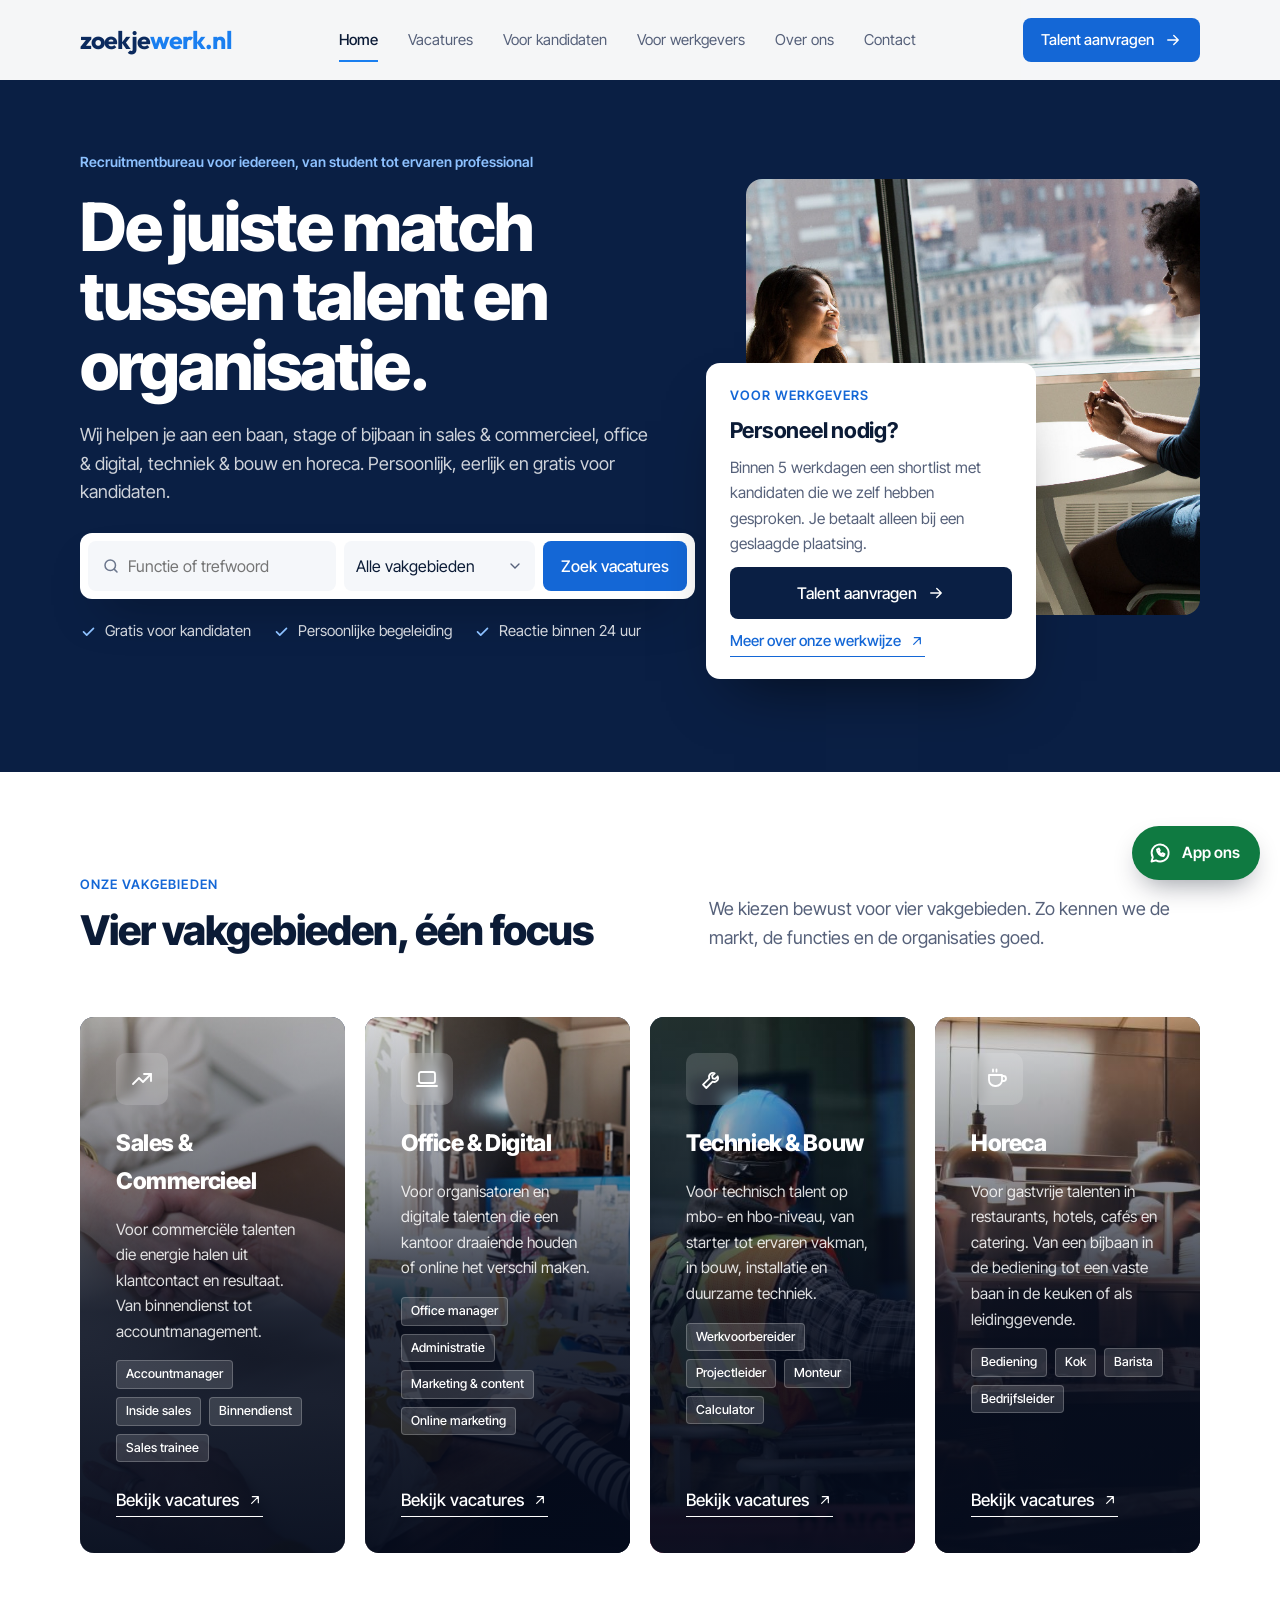
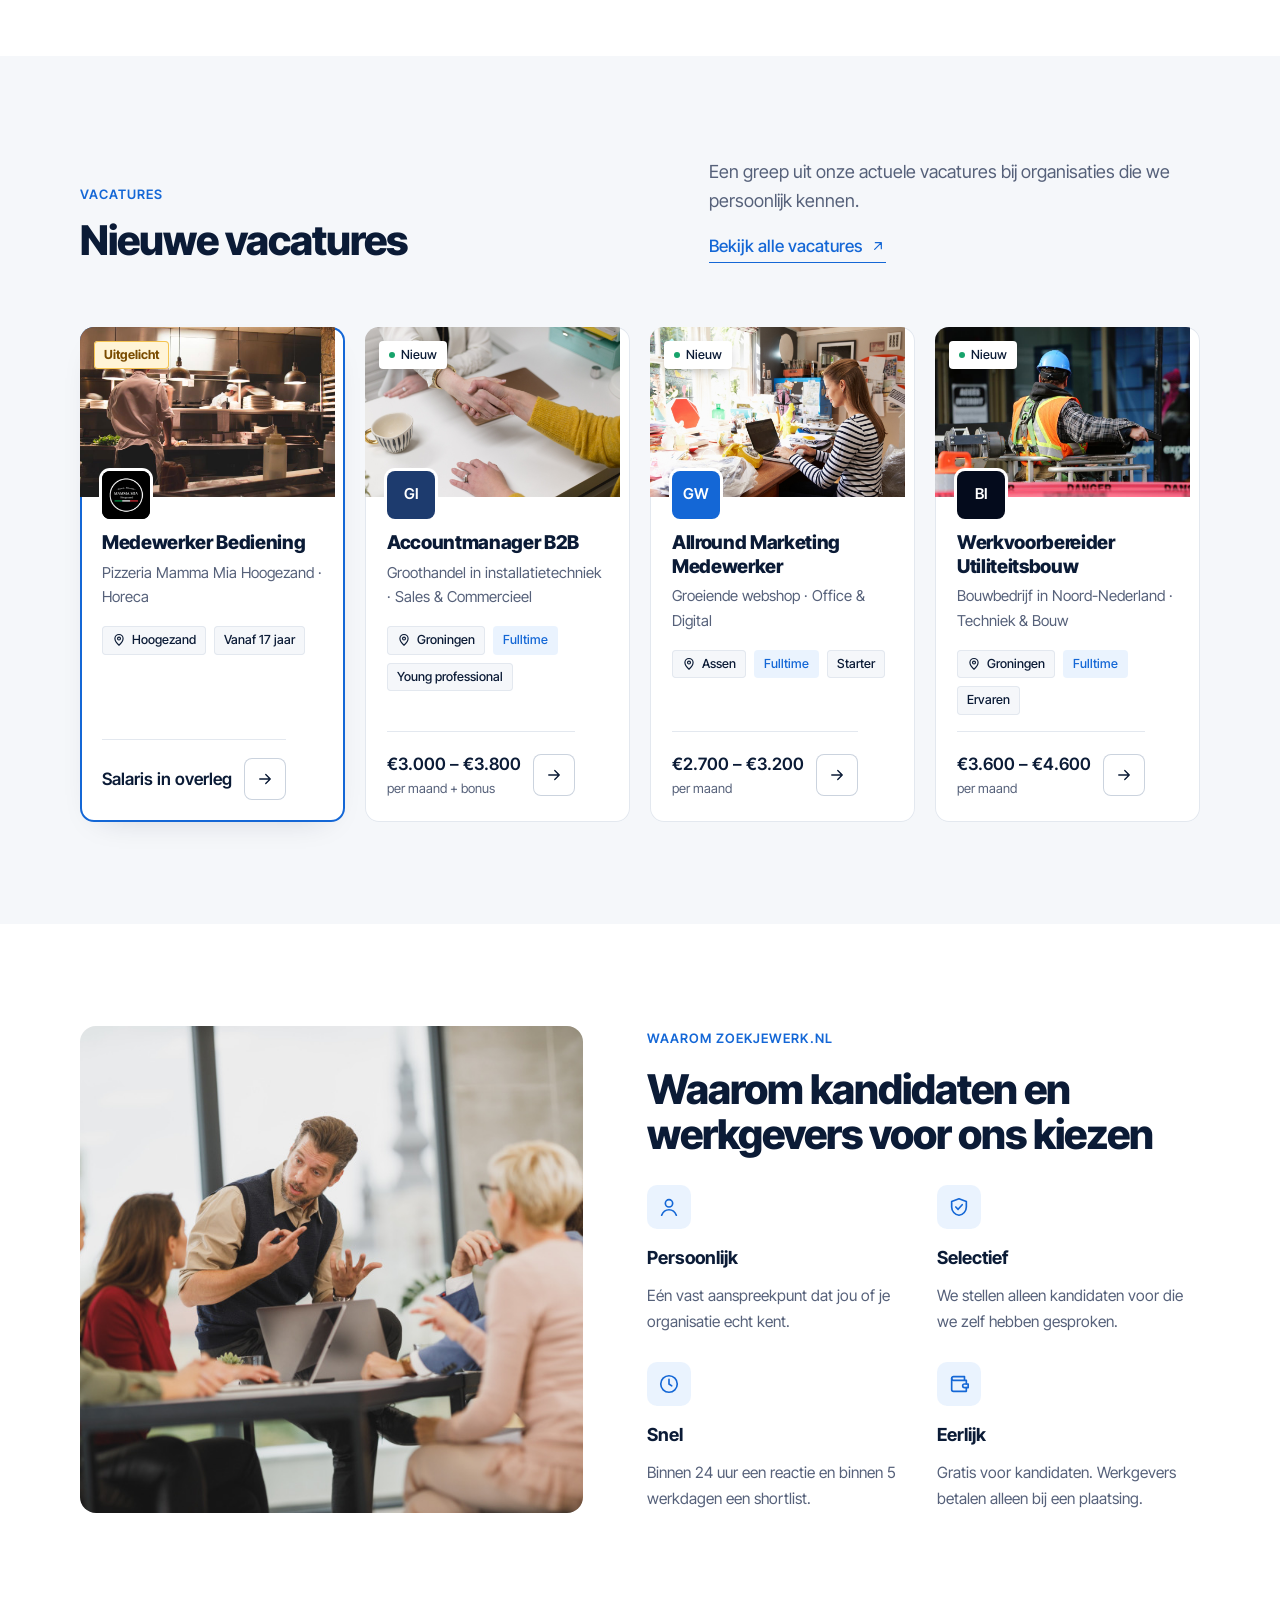
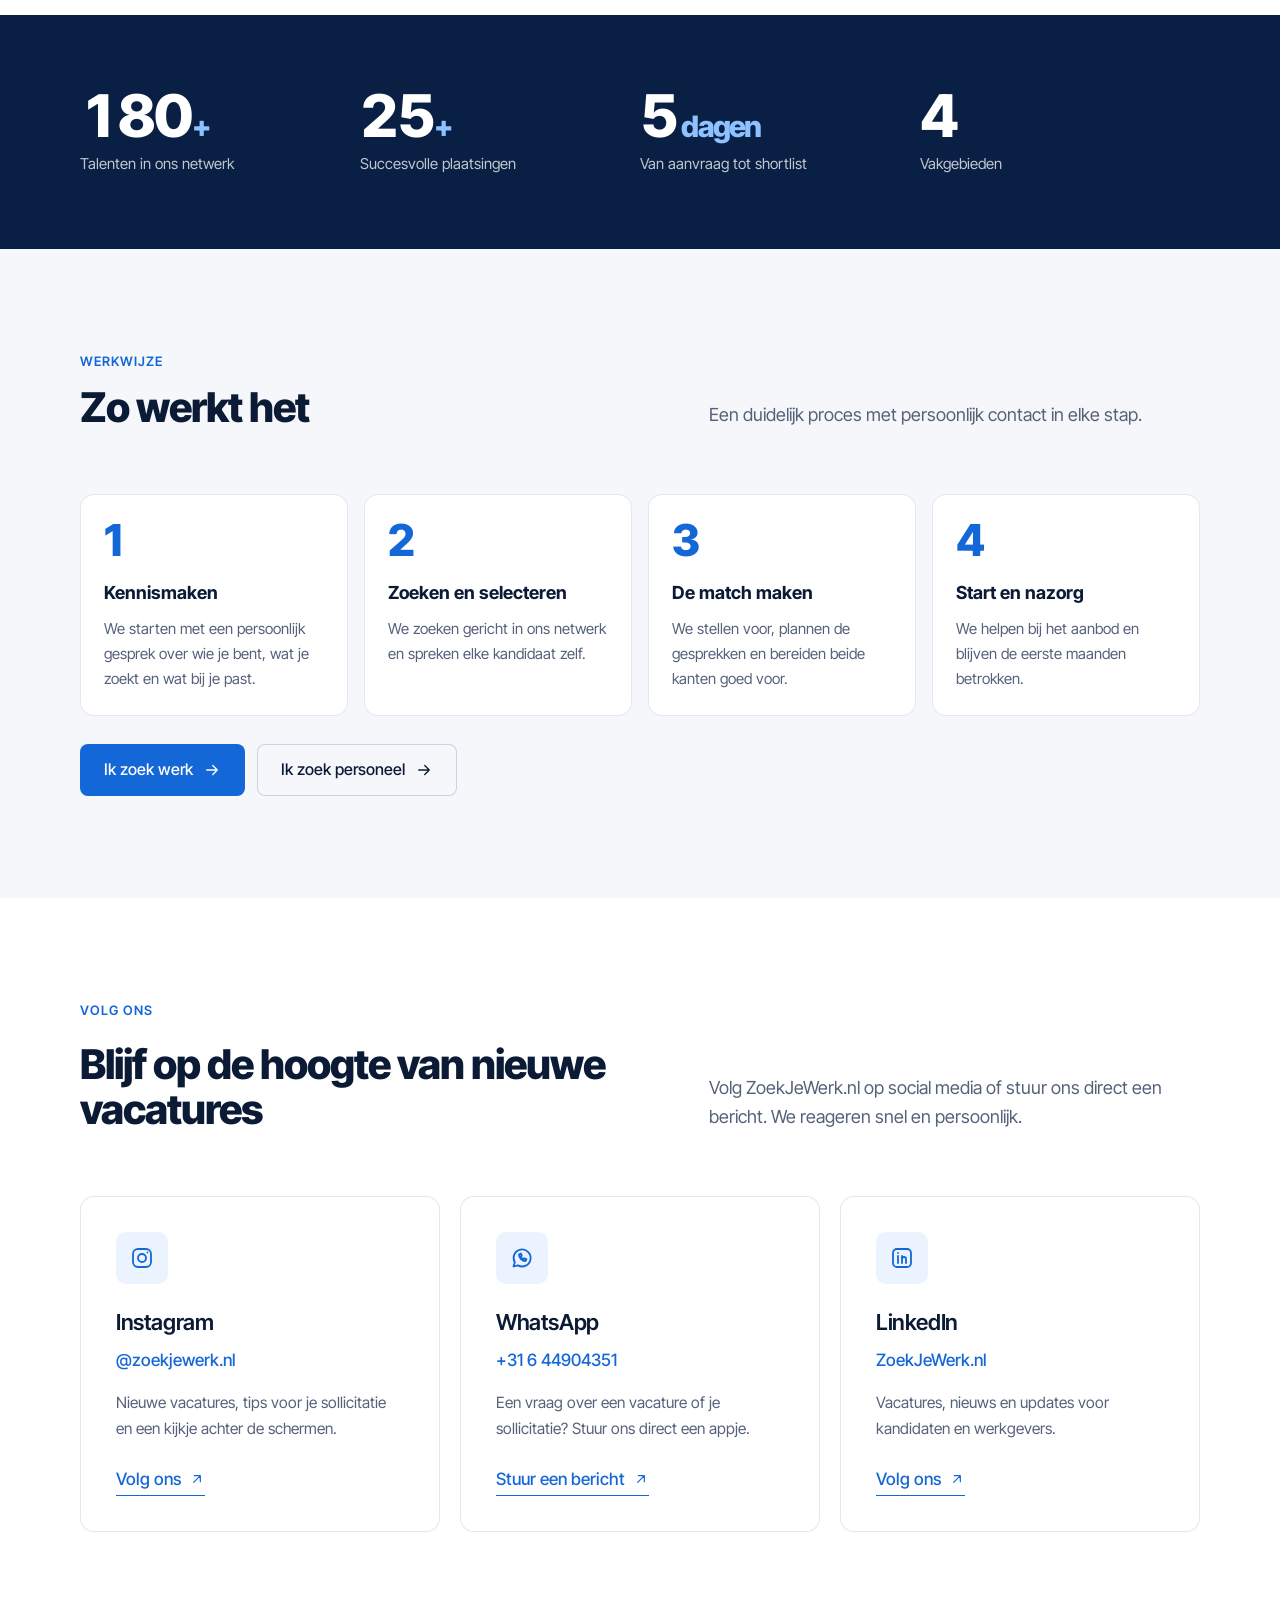
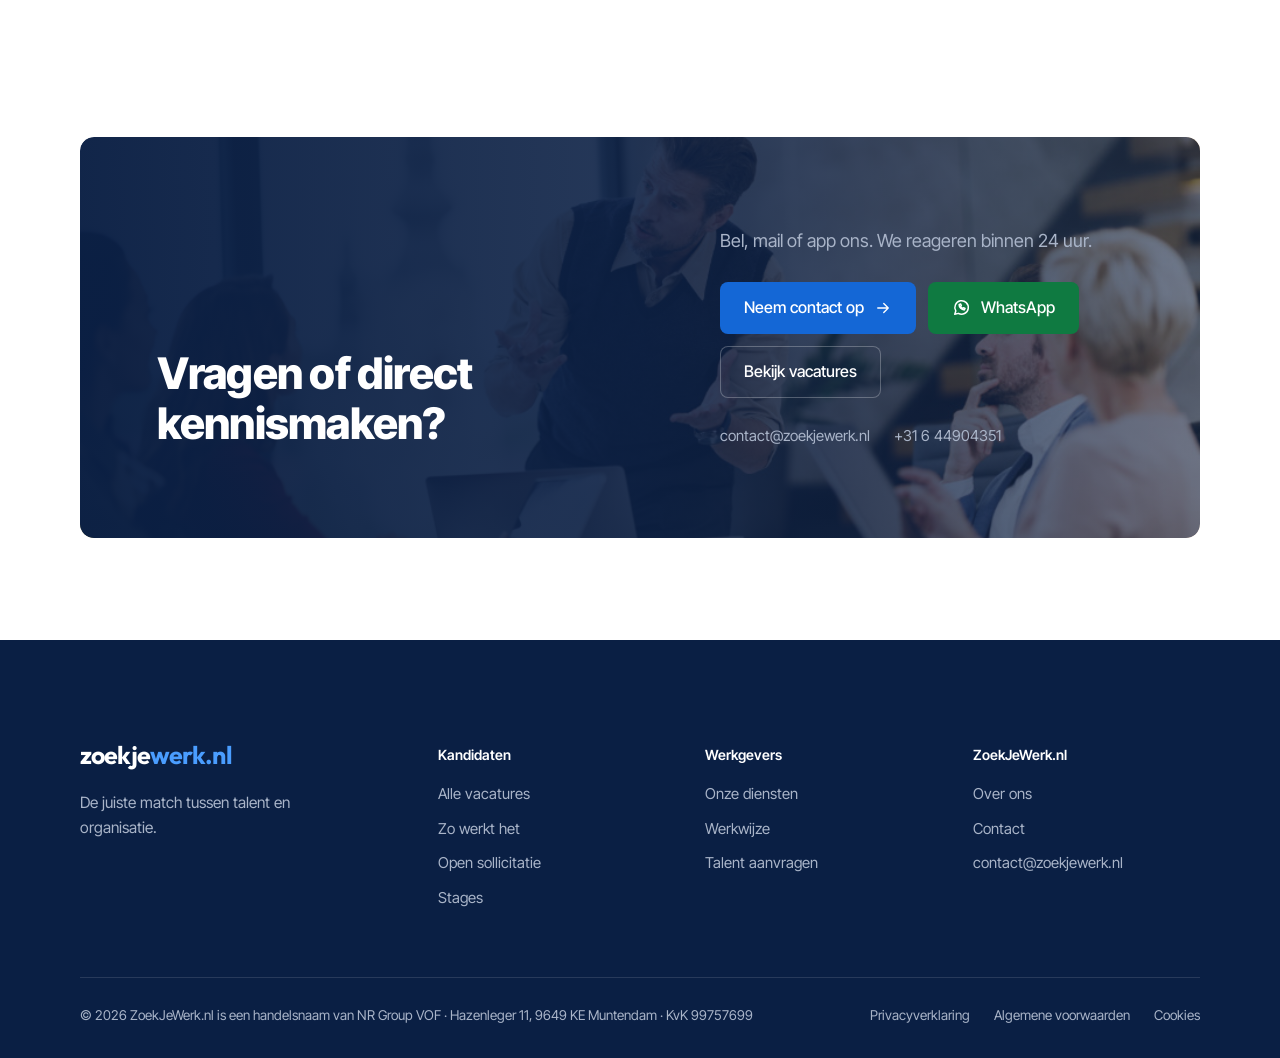
<file: index.html>
<!DOCTYPE html>
<html lang="nl">
<head>
  <meta charset="utf-8">
  <meta name="viewport" content="width=device-width, initial-scale=1">
  <title>ZoekJeWerk.nl — De juiste match tussen talent en organisatie</title>
  <meta name="description" content="ZoekJeWerk.nl is hét recruitmentbureau voor sales &amp; commercieel, office &amp; digital, techniek &amp; bouw en horeca. Voor iedereen, van student tot ervaren professional.">
  <meta name="theme-color" content="#040B1C">
  <meta property="og:title" content="ZoekJeWerk.nl — De juiste match tussen talent en organisatie">
  <meta property="og:description" content="ZoekJeWerk.nl is hét recruitmentbureau voor sales &amp; commercieel, office &amp; digital, techniek &amp; bouw en horeca. Voor iedereen, van student tot ervaren professional.">
  <meta property="og:type" content="website">
  <meta property="og:locale" content="nl_NL">
  <link rel="icon" href="data:image/svg+xml,%3Csvg xmlns='http://www.w3.org/2000/svg' viewBox='0 0 64 64'%3E%3Crect width='64' height='64' rx='16' fill='%230B2A5E'/%3E%3Ctext x='32' y='45' text-anchor='middle' font-family='Arial,Helvetica,sans-serif' font-weight='800' font-size='40' fill='%23fff'%3Ez%3C/text%3E%3Ccircle cx='48' cy='44' r='5' fill='%231A7FF0'/%3E%3C/svg%3E">
  <link rel="preconnect" href="https://fonts.googleapis.com">
  <link rel="preconnect" href="https://fonts.gstatic.com" crossorigin>
  <link href="https://fonts.googleapis.com/css2?family=Inter+Tight:wght@400;500;600;700;800&family=Instrument+Serif:ital@1&family=Outfit:wght@600;700&display=swap" rel="stylesheet">
  <link rel="stylesheet" href="assets/css/style.css">
</head>
<body>
  <div class="curtain" aria-hidden="true"><span class="wordmark"><span class="wordmark__a">zoekje</span><span class="wordmark__b">werk.nl</span></span></div>
  <a class="sr-only" href="#main">Direct naar de inhoud</a>

  <header class="header">
    <div class="container header__bar">
      <a class="logo" href="index.html" aria-label="ZoekJeWerk.nl — naar de homepage"><span class="wordmark"><span class="wordmark__a">zoekje</span><span class="wordmark__b">werk.nl</span></span></a>
      <nav class="nav" aria-label="Hoofdmenu">
        <a href="index.html" aria-current="page">Home</a>
        <a href="vacatures.html">Vacatures</a>
        <a href="voor-kandidaten.html">Voor kandidaten</a>
        <a href="voor-werkgevers.html">Voor werkgevers</a>
        <a href="over-ons.html">Over ons</a>
        <a href="contact.html">Contact</a>
      </nav>
      <div class="header__cta">
        <a class="btn btn--accent btn--sm" href="voor-werkgevers.html#aanvraag">Talent aanvragen <svg class="arrow" viewBox="0 0 24 24" fill="none" stroke="currentColor" stroke-width="1.8" stroke-linecap="round" stroke-linejoin="round"><path d="M5 12h14M13 6l6 6-6 6"/></svg></a>
        <button class="menu-toggle" aria-label="Menu openen" aria-expanded="false"><span></span><span></span></button>
      </div>
    </div>
  </header>

  <div class="mobile-menu">
    <nav aria-label="Mobiel menu">
      <a href="index.html" aria-current="page">Home</a>
      <a href="vacatures.html">Vacatures</a>
      <a href="voor-kandidaten.html">Voor kandidaten</a>
      <a href="voor-werkgevers.html">Voor werkgevers</a>
      <a href="over-ons.html">Over ons</a>
      <a href="contact.html">Contact</a>
    </nav>
    <div class="mobile-menu__foot">
      <a class="btn btn--accent" href="voor-werkgevers.html#aanvraag">Talent aanvragen <svg class="arrow" viewBox="0 0 24 24" fill="none" stroke="currentColor" stroke-width="1.8" stroke-linecap="round" stroke-linejoin="round"><path d="M5 12h14M13 6l6 6-6 6"/></svg></a>
      <a class="btn btn--whatsapp" href="https://wa.me/31644904351" target="_blank" rel="noopener"><svg class="wa-icon" viewBox="0 0 24 24" fill="none" stroke="currentColor" stroke-width="1.9" stroke-linecap="round" stroke-linejoin="round" aria-hidden="true"><path d="M3.5 20.5l1.3-4.2A8.5 8.5 0 1 1 8 19.4l-4.5 1.1z"/><path d="M9 8.5c0 3.5 3 6.5 6.5 6.5l1-1.8-2-1-1 1c-1.2-.4-2.3-1.5-2.7-2.7l1-1-1-2L9 8.5z"/></svg>App ons via WhatsApp</a>
      <a href="mailto:contact@zoekjewerk.nl">contact@zoekjewerk.nl</a>
    </div>
  </div>

  <main id="main">
    <section class="hero hero--bureau hero--photo">
      <div class="container hero__grid">
        <div class="hero__main">
          <p class="hero__kicker">Recruitmentbureau voor iedereen, van student tot ervaren professional</p>
          <h1 class="display">De juiste match tussen talent en organisatie.</h1>
          <p class="hero__sub">Wij helpen je aan een baan, stage of bijbaan in sales &amp; commercieel, office &amp; digital, techniek &amp; bouw en horeca. Persoonlijk, eerlijk en gratis voor kandidaten.</p>
          <form class="job-search" action="vacatures.html" method="get" role="search" data-job-search>
            <div class="job-search__field"><svg viewBox="0 0 24 24" fill="none" stroke="currentColor" stroke-width="2" stroke-linecap="round"><circle cx="11" cy="11" r="7"/><path d="M20 20l-3.5-3.5"/></svg><label class="sr-only" for="hs-q">Functie of trefwoord</label><input id="hs-q" name="q" type="search" placeholder="Functie of trefwoord"></div>
            <div class="job-search__field"><label class="sr-only" for="hs-sector">Vakgebied</label><select id="hs-sector" name="sector"><option value="">Alle vakgebieden</option><option>Sales &amp; Commercieel</option><option>Office &amp; Digital</option><option>Techniek &amp; Bouw</option><option>Horeca</option></select></div>
            <button class="btn btn--accent" type="submit">Zoek vacatures</button>
          </form>
          <ul class="hero__usps">
            <li><svg viewBox="0 0 24 24" fill="none" stroke="currentColor" stroke-width="2.4" stroke-linecap="round" stroke-linejoin="round"><path d="M5 12.5l4.5 4.5L19 7.5"/></svg> Gratis voor kandidaten</li>
            <li><svg viewBox="0 0 24 24" fill="none" stroke="currentColor" stroke-width="2.4" stroke-linecap="round" stroke-linejoin="round"><path d="M5 12.5l4.5 4.5L19 7.5"/></svg> Persoonlijke begeleiding</li>
            <li><svg viewBox="0 0 24 24" fill="none" stroke="currentColor" stroke-width="2.4" stroke-linecap="round" stroke-linejoin="round"><path d="M5 12.5l4.5 4.5L19 7.5"/></svg> Reactie binnen 24 uur</li>
          </ul>
        </div>
        <div class="hero__visual">
          <img src="assets/images/foto/hero-gesprek.jpg" alt="Twee mensen in gesprek aan tafel" width="960" height="640" fetchpriority="high">
        <aside class="hero__employer">
          <span class="eyebrow">Voor werkgevers</span>
          <h2 class="h3">Personeel nodig?</h2>
          <p>Binnen 5 werkdagen een shortlist met kandidaten die we zelf hebben gesproken. Je betaalt alleen bij een geslaagde plaatsing.</p>
          <a class="btn btn--block" href="voor-werkgevers.html#aanvraag">Talent aanvragen <svg class="arrow" viewBox="0 0 24 24" fill="none" stroke="currentColor" stroke-width="1.8" stroke-linecap="round" stroke-linejoin="round"><path d="M5 12h14M13 6l6 6-6 6"/></svg></a>
          <a class="link-arrow" href="voor-werkgevers.html">Meer over onze werkwijze <svg viewBox="0 0 24 24" fill="none" stroke="currentColor" stroke-width="1.8" stroke-linecap="round" stroke-linejoin="round"><path d="M7 17L17 7M8 7h9v9"/></svg></a>
        </aside>
        </div>
      </div>
    </section>

    <section class="section" id="specialisaties">
      <div class="container">
        <div class="section-head section-head--split">
          <div style="display:grid;gap:12px">
            <span class="eyebrow">Onze vakgebieden</span>
            <h2 class="h2">Vier vakgebieden, één focus</h2>
          </div>
          <p class="lead">We kiezen bewust voor vier vakgebieden. Zo kennen we de markt, de functies en de organisaties goed.</p>
        </div>
        <div class="sectors">
          <a class="sector sector--photo" href="vacatures.html?sector=Sales+%26+Commercieel">
            <img class="sector__img" src="assets/images/foto/sales.jpg" alt="Handdruk aan tafel na een gesprek" loading="lazy" width="960" height="640">
            <div class="sector__icon"><svg viewBox="0 0 24 24" fill="none" stroke="currentColor" stroke-width="1.8" stroke-linecap="round" stroke-linejoin="round"><path d="M3 17l6-6 4 4 8-8"/><path d="M14 7h7v7"/></svg></div>
            <h3>Sales &amp; Commercieel</h3>
            <p>Voor commerciële talenten die energie halen uit klantcontact en resultaat. Van binnendienst tot accountmanagement.</p>
            <div class="job-card__meta"><span class="tag">Accountmanager</span><span class="tag">Inside sales</span><span class="tag">Binnendienst</span><span class="tag">Sales trainee</span></div>
            <span class="link-arrow">Bekijk vacatures <svg viewBox="0 0 24 24" fill="none" stroke="currentColor" stroke-width="1.8" stroke-linecap="round" stroke-linejoin="round"><path d="M7 17L17 7M8 7h9v9"/></svg></span>
          </a>
          <a class="sector sector--photo" href="vacatures.html?sector=Office+%26+Digital">
            <img class="sector__img" src="assets/images/foto/office-digital.jpg" alt="Vrouw aan het werk achter een laptop" loading="lazy" width="960" height="640">
            <div class="sector__icon"><svg viewBox="0 0 24 24" fill="none" stroke="currentColor" stroke-width="1.8" stroke-linecap="round" stroke-linejoin="round"><rect x="4" y="5" width="16" height="11" rx="2"/><path d="M2 19h20"/></svg></div>
            <h3>Office &amp; Digital</h3>
            <p>Voor organisatoren en digitale talenten die een kantoor draaiende houden of online het verschil maken.</p>
            <div class="job-card__meta"><span class="tag">Office manager</span><span class="tag">Administratie</span><span class="tag">Marketing &amp; content</span><span class="tag">Online marketing</span></div>
            <span class="link-arrow">Bekijk vacatures <svg viewBox="0 0 24 24" fill="none" stroke="currentColor" stroke-width="1.8" stroke-linecap="round" stroke-linejoin="round"><path d="M7 17L17 7M8 7h9v9"/></svg></span>
          </a>
          <a class="sector sector--photo" href="vacatures.html?sector=Techniek+%26+Bouw">
            <img class="sector__img" src="assets/images/foto/techniek-bouw.jpg" alt="Monteur met helm en veiligheidshesje" loading="lazy" width="960" height="640">
            <div class="sector__icon"><svg viewBox="0 0 24 24" fill="none" stroke="currentColor" stroke-width="1.8" stroke-linecap="round" stroke-linejoin="round"><path d="M14.7 6.3a4 4 0 0 0-5.4 5.1L3 17.7 6.3 21l6.3-6.3a4 4 0 0 0 5.1-5.4l-2.6 2.6-2.4-.6-.6-2.4z"/></svg></div>
            <h3>Techniek &amp; Bouw</h3>
            <p>Voor technisch talent op mbo- en hbo-niveau, van starter tot ervaren vakman, in bouw, installatie en duurzame techniek.</p>
            <div class="job-card__meta"><span class="tag">Werkvoorbereider</span><span class="tag">Projectleider</span><span class="tag">Monteur</span><span class="tag">Calculator</span></div>
            <span class="link-arrow">Bekijk vacatures <svg viewBox="0 0 24 24" fill="none" stroke="currentColor" stroke-width="1.8" stroke-linecap="round" stroke-linejoin="round"><path d="M7 17L17 7M8 7h9v9"/></svg></span>
          </a>
          <a class="sector sector--photo" href="vacatures.html?sector=Horeca">
            <img class="sector__img" src="assets/images/foto/horeca.jpg" alt="Kok aan het werk in een restaurantkeuken" loading="lazy" width="960" height="640">
            <div class="sector__icon"><svg viewBox="0 0 24 24" fill="none" stroke="currentColor" stroke-width="1.8" stroke-linecap="round" stroke-linejoin="round"><path d="M4 8h13v5a6 6 0 0 1-6 6h-1a6 6 0 0 1-6-6z"/><path d="M17 9h1.5a2.5 2.5 0 0 1 0 5H17"/><path d="M8 2.5v2M11.5 2.5v2"/></svg></div>
            <h3>Horeca</h3>
            <p>Voor gastvrije talenten in restaurants, hotels, cafés en catering. Van een bijbaan in de bediening tot een vaste baan in de keuken of als leidinggevende.</p>
            <div class="job-card__meta"><span class="tag">Bediening</span><span class="tag">Kok</span><span class="tag">Barista</span><span class="tag">Bedrijfsleider</span></div>
            <span class="link-arrow">Bekijk vacatures <svg viewBox="0 0 24 24" fill="none" stroke="currentColor" stroke-width="1.8" stroke-linecap="round" stroke-linejoin="round"><path d="M7 17L17 7M8 7h9v9"/></svg></span>
          </a>
        </div>
      </div>
    </section>

    <section class="section soft">
      <div class="container">
        <div class="section-head section-head--split">
          <div style="display:grid;gap:12px">
            <span class="eyebrow">Vacatures</span>
            <h2 class="h2">Nieuwe vacatures</h2>
          </div>
          <div style="display:grid;gap:16px;justify-items:start">
            <p class="lead">Een greep uit onze actuele vacatures bij organisaties die we persoonlijk kennen.</p>
            <a class="link-arrow" href="vacatures.html">Bekijk alle vacatures <svg viewBox="0 0 24 24" fill="none" stroke="currentColor" stroke-width="1.8" stroke-linecap="round" stroke-linejoin="round"><path d="M7 17L17 7M8 7h9v9"/></svg></a>
          </div>
        </div>
        <div class="jobs-grid" id="featured-jobs"></div>
      </div>
    </section>

    <section class="section">
      <div class="container why">
        <figure class="why__photo">
          <img src="assets/images/foto/team-overleg.jpg" alt="Team in overleg in een licht kantoor" loading="lazy" width="960" height="640">
        </figure>
        <div class="why__copy">
          <div class="section-head" style="margin-bottom:28px">
            <span class="eyebrow">Waarom ZoekJeWerk.nl</span>
            <h2 class="h2">Waarom kandidaten en werkgevers voor ons kiezen</h2>
          </div>
        <div class="usps usps--2">
          <div class="usp"><div class="usp__icon"><svg viewBox="0 0 24 24" fill="none" stroke="currentColor" stroke-width="1.8" stroke-linecap="round" stroke-linejoin="round"><circle cx="12" cy="8" r="4"/><path d="M4 21c1.5-4 4.5-6 8-6s6.5 2 8 6"/></svg></div><h3>Persoonlijk</h3><p>Eén vast aanspreekpunt dat jou of je organisatie echt kent.</p></div>
          <div class="usp"><div class="usp__icon"><svg viewBox="0 0 24 24" fill="none" stroke="currentColor" stroke-width="1.8" stroke-linecap="round" stroke-linejoin="round"><path d="M12 3l8 3v6c0 4.5-3.4 8.3-8 9-4.6-.7-8-4.5-8-9V6l8-3z"/><path d="M8.5 12l2.5 2.5 4.5-5"/></svg></div><h3>Selectief</h3><p>We stellen alleen kandidaten voor die we zelf hebben gesproken.</p></div>
          <div class="usp"><div class="usp__icon"><svg viewBox="0 0 24 24" fill="none" stroke="currentColor" stroke-width="1.8" stroke-linecap="round" stroke-linejoin="round"><circle cx="12" cy="12" r="9"/><path d="M12 7v5l3 2"/></svg></div><h3>Snel</h3><p>Binnen 24 uur een reactie en binnen 5 werkdagen een shortlist.</p></div>
          <div class="usp"><div class="usp__icon"><svg viewBox="0 0 24 24" fill="none" stroke="currentColor" stroke-width="1.8" stroke-linecap="round" stroke-linejoin="round"><path d="M20 12V8H6a2 2 0 0 1 0-4h12v4"/><path d="M4 6v12a2 2 0 0 0 2 2h14v-4"/><path d="M18 12a2 2 0 0 0 0 4h4v-4z"/></svg></div><h3>Eerlijk</h3><p>Gratis voor kandidaten. Werkgevers betalen alleen bij een plaatsing.</p></div>
        </div>
        </div>
      </div>
    </section>

    <section class="band">
      <div class="container">
        <div class="stats stats--band">
          <div class="stat"><div class="stat__num">180<small>+</small></div><p>Talenten in ons netwerk</p></div>
          <div class="stat"><div class="stat__num">25<small>+</small></div><p>Succesvolle plaatsingen</p></div>
          <div class="stat"><div class="stat__num">5<small> dagen</small></div><p>Van aanvraag tot shortlist</p></div>
          <div class="stat"><div class="stat__num">4</div><p>Vakgebieden</p></div>
        </div>
      </div>
    </section>

    <section class="section soft">
      <div class="container">
        <div class="section-head section-head--split">
          <div style="display:grid;gap:12px">
            <span class="eyebrow">Werkwijze</span>
            <h2 class="h2">Zo werkt het</h2>
          </div>
          <p class="lead">Een duidelijk proces met persoonlijk contact in elke stap.</p>
        </div>
        <ol class="steps-row">
          <li class="step-card"><span class="step-card__num">1</span><h3>Kennismaken</h3><p>We starten met een persoonlijk gesprek over wie je bent, wat je zoekt en wat bij je past.</p></li>
          <li class="step-card"><span class="step-card__num">2</span><h3>Zoeken en selecteren</h3><p>We zoeken gericht in ons netwerk en spreken elke kandidaat zelf.</p></li>
          <li class="step-card"><span class="step-card__num">3</span><h3>De match maken</h3><p>We stellen voor, plannen de gesprekken en bereiden beide kanten goed voor.</p></li>
          <li class="step-card"><span class="step-card__num">4</span><h3>Start en nazorg</h3><p>We helpen bij het aanbod en blijven de eerste maanden betrokken.</p></li>
        </ol>
        <div class="steps-row__actions">
          <a class="btn btn--accent" href="voor-kandidaten.html">Ik zoek werk <svg class="arrow" viewBox="0 0 24 24" fill="none" stroke="currentColor" stroke-width="1.8" stroke-linecap="round" stroke-linejoin="round"><path d="M5 12h14M13 6l6 6-6 6"/></svg></a>
          <a class="btn btn--ghost" href="voor-werkgevers.html">Ik zoek personeel <svg class="arrow" viewBox="0 0 24 24" fill="none" stroke="currentColor" stroke-width="1.8" stroke-linecap="round" stroke-linejoin="round"><path d="M5 12h14M13 6l6 6-6 6"/></svg></a>
        </div>
      </div>
    </section>

    <section class="section" id="volg-ons">
      <div class="container">
        <div class="section-head section-head--split">
          <div style="display:grid;gap:20px">
            <span class="eyebrow reveal">Volg ons</span>
            <h2 class="h2">Blijf op de hoogte van nieuwe vacatures</h2>
          </div>
          <p class="lead reveal">Volg ZoekJeWerk.nl op social media of stuur ons direct een bericht. We reageren snel en persoonlijk.</p>
        </div>
        <div class="sectors">
          <a class="sector reveal" style="--d:0.00s" href="https://www.instagram.com/zoekjewerk.nl/" target="_blank" rel="noopener">
            <div class="sector__icon"><svg viewBox="0 0 24 24" fill="none" stroke="currentColor" stroke-width="1.8" stroke-linecap="round" stroke-linejoin="round"><rect x="3" y="3" width="18" height="18" rx="5"/><circle cx="12" cy="12" r="4"/><path d="M17.5 6.5v.01"/></svg></div>
            <h3>Instagram</h3>
            <span class="social__handle">@zoekjewerk.nl</span>
            <p>Nieuwe vacatures, tips voor je sollicitatie en een kijkje achter de schermen.</p>
            <span class="link-arrow">Volg ons <svg viewBox="0 0 24 24" fill="none" stroke="currentColor" stroke-width="1.8" stroke-linecap="round" stroke-linejoin="round"><path d="M7 17L17 7M8 7h9v9"/></svg></span>
          </a>
          <a class="sector reveal" style="--d:0.08s" href="https://wa.me/31644904351" target="_blank" rel="noopener">
            <div class="sector__icon"><svg viewBox="0 0 24 24" fill="none" stroke="currentColor" stroke-width="1.8" stroke-linecap="round" stroke-linejoin="round"><path d="M3.5 20.5l1.3-4.2A8.5 8.5 0 1 1 8 19.4l-4.5 1.1z"/><path d="M9 8.5c0 3.5 3 6.5 6.5 6.5l1-1.8-2-1-1 1c-1.2-.4-2.3-1.5-2.7-2.7l1-1-1-2L9 8.5z"/></svg></div>
            <h3>WhatsApp</h3>
            <span class="social__handle">+31 6 44904351</span>
            <p>Een vraag over een vacature of je sollicitatie? Stuur ons direct een appje.</p>
            <span class="link-arrow">Stuur een bericht <svg viewBox="0 0 24 24" fill="none" stroke="currentColor" stroke-width="1.8" stroke-linecap="round" stroke-linejoin="round"><path d="M7 17L17 7M8 7h9v9"/></svg></span>
          </a>
          <a class="sector reveal" style="--d:0.16s" href="https://www.linkedin.com/company/zoekjewerk-nl/" target="_blank" rel="noopener">
            <div class="sector__icon"><svg viewBox="0 0 24 24" fill="none" stroke="currentColor" stroke-width="1.8" stroke-linecap="round" stroke-linejoin="round"><rect x="3" y="3" width="18" height="18" rx="4"/><path d="M8 10v7M8 7v.01M12 17v-4a2 2 0 0 1 4 0v4M12 10v7"/></svg></div>
            <h3>LinkedIn</h3>
            <span class="social__handle">ZoekJeWerk.nl</span>
            <p>Vacatures, nieuws en updates voor kandidaten en werkgevers.</p>
            <span class="link-arrow">Volg ons <svg viewBox="0 0 24 24" fill="none" stroke="currentColor" stroke-width="1.8" stroke-linecap="round" stroke-linejoin="round"><path d="M7 17L17 7M8 7h9v9"/></svg></span>
          </a>
        </div>
      </div>
    </section>

    <section class="section--tight">
      <div class="container">
        <div class="cta cta--photo" style="background-image:url('assets/images/foto/cta-team.jpg')">
          <div class="cta__inner">
            <h2>Vragen of direct kennismaken?</h2>
            <div class="cta__side">
              <p class="lead">Bel, mail of app ons. We reageren binnen 24 uur.</p>
              <div class="cta__actions">
                <a class="btn btn--accent" href="contact.html">Neem contact op <svg class="arrow" viewBox="0 0 24 24" fill="none" stroke="currentColor" stroke-width="1.8" stroke-linecap="round" stroke-linejoin="round"><path d="M5 12h14M13 6l6 6-6 6"/></svg></a>
                <a class="btn btn--whatsapp" href="https://wa.me/31644904351" target="_blank" rel="noopener"><svg class="wa-icon" viewBox="0 0 24 24" fill="none" stroke="currentColor" stroke-width="1.9" stroke-linecap="round" stroke-linejoin="round" aria-hidden="true"><path d="M3.5 20.5l1.3-4.2A8.5 8.5 0 1 1 8 19.4l-4.5 1.1z"/><path d="M9 8.5c0 3.5 3 6.5 6.5 6.5l1-1.8-2-1-1 1c-1.2-.4-2.3-1.5-2.7-2.7l1-1-1-2L9 8.5z"/></svg>WhatsApp</a>
                <a class="btn btn--ghost" href="vacatures.html">Bekijk vacatures</a>
              </div>
              <div class="cta__contact">
                <a href="mailto:contact@zoekjewerk.nl">contact@zoekjewerk.nl</a>
                <a href="tel:+31644904351">+31 6 44904351</a>
              </div>
            </div>
          </div>
        </div>
      </div>
    </section>
  </main>

  <div class="modal" id="job-modal" aria-hidden="true">
    <div class="modal__backdrop" data-close></div>
    <div class="modal__panel" role="dialog" aria-modal="true" aria-labelledby="modal-title">
      <button class="modal__close" data-close aria-label="Sluiten"><svg viewBox="0 0 24 24" fill="none" stroke="currentColor" stroke-width="2" stroke-linecap="round"><path d="M6 6l12 12M18 6L6 18"/></svg></button>
      <div data-modal-content></div>
    </div>
  </div>

  <footer class="footer">
    <div class="container">
      <div class="footer__top">
        <div class="footer__brand">
          <a class="logo" href="index.html" aria-label="ZoekJeWerk.nl"><span class="wordmark"><span class="wordmark__a">zoekje</span><span class="wordmark__b">werk.nl</span></span></a>
          <p class="footer__tagline">De juiste match tussen talent en organisatie.</p>
        </div>
        <div>
          <h4>Kandidaten</h4>
          <ul>
            <li><a href="vacatures.html">Alle vacatures</a></li>
            <li><a href="voor-kandidaten.html">Zo werkt het</a></li>
            <li><a href="voor-kandidaten.html#aanmelden">Open sollicitatie</a></li>
            <li><a href="vacatures.html?type=Stage">Stages</a></li>
          </ul>
        </div>
        <div>
          <h4>Werkgevers</h4>
          <ul>
            <li><a href="voor-werkgevers.html">Onze diensten</a></li>
            <li><a href="voor-werkgevers.html#werkwijze">Werkwijze</a></li>
            <li><a href="voor-werkgevers.html#aanvraag">Talent aanvragen</a></li>
          </ul>
        </div>
        <div>
          <h4>ZoekJeWerk.nl</h4>
          <ul>
            <li><a href="over-ons.html">Over ons</a></li>
            <li><a href="contact.html">Contact</a></li>
            <li><a href="mailto:contact@zoekjewerk.nl">contact@zoekjewerk.nl</a></li>
          </ul>
        </div>
      </div>
      <div class="footer__word" aria-hidden="true">zoekjewerk.nl</div>
      <div class="footer__bottom">
        <span>© <span data-year>2026</span> ZoekJeWerk.nl is een handelsnaam van NR Group VOF · Hazenleger 11, 9649 KE Muntendam · KvK 99757699</span>
        <nav aria-label="Juridisch">
          <a href="privacyverklaring.html">Privacyverklaring</a>
          <a href="algemene-voorwaarden.html">Algemene voorwaarden</a>
          <a href="cookieverklaring.html">Cookies</a>
        </nav>
      </div>
    </div>
  </footer>
  <script src="assets/js/jobs.js" defer></script>
  <script src="assets/js/main.js" defer></script>
</body>
</html>
</file>
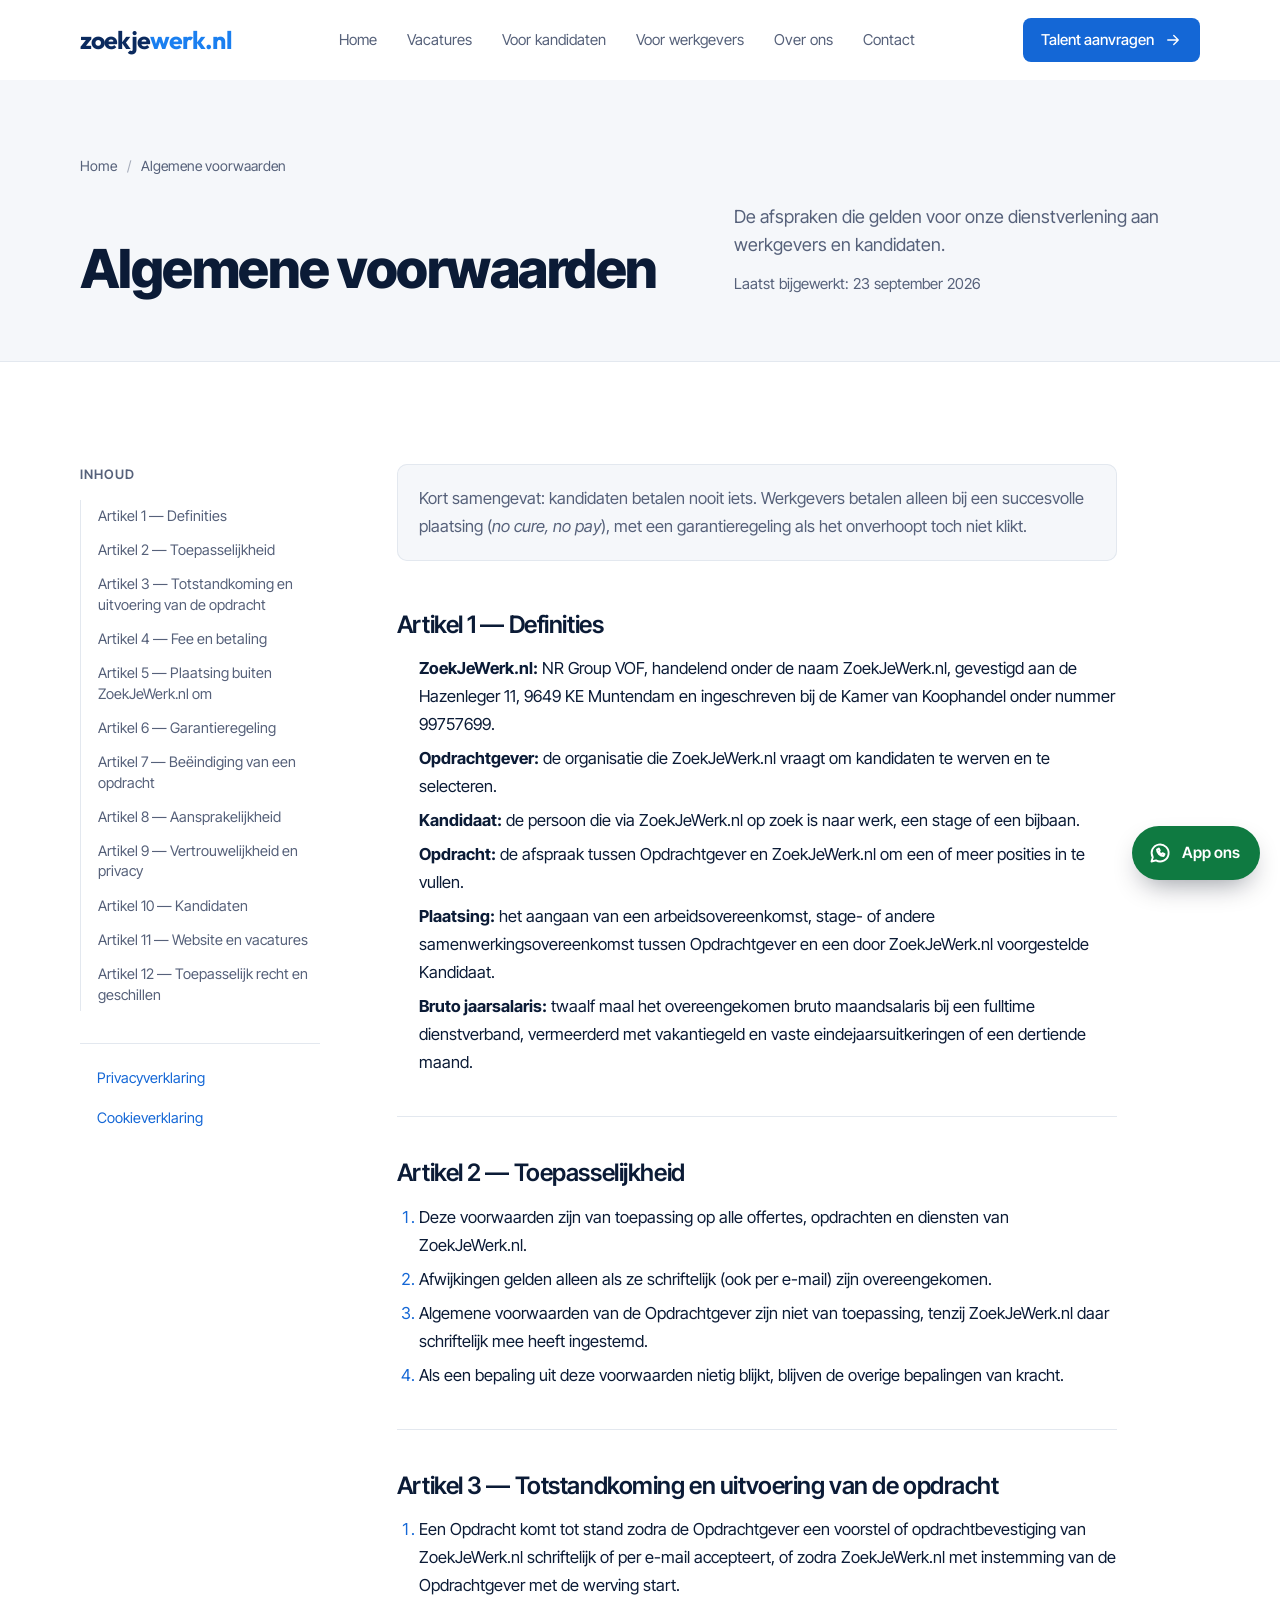
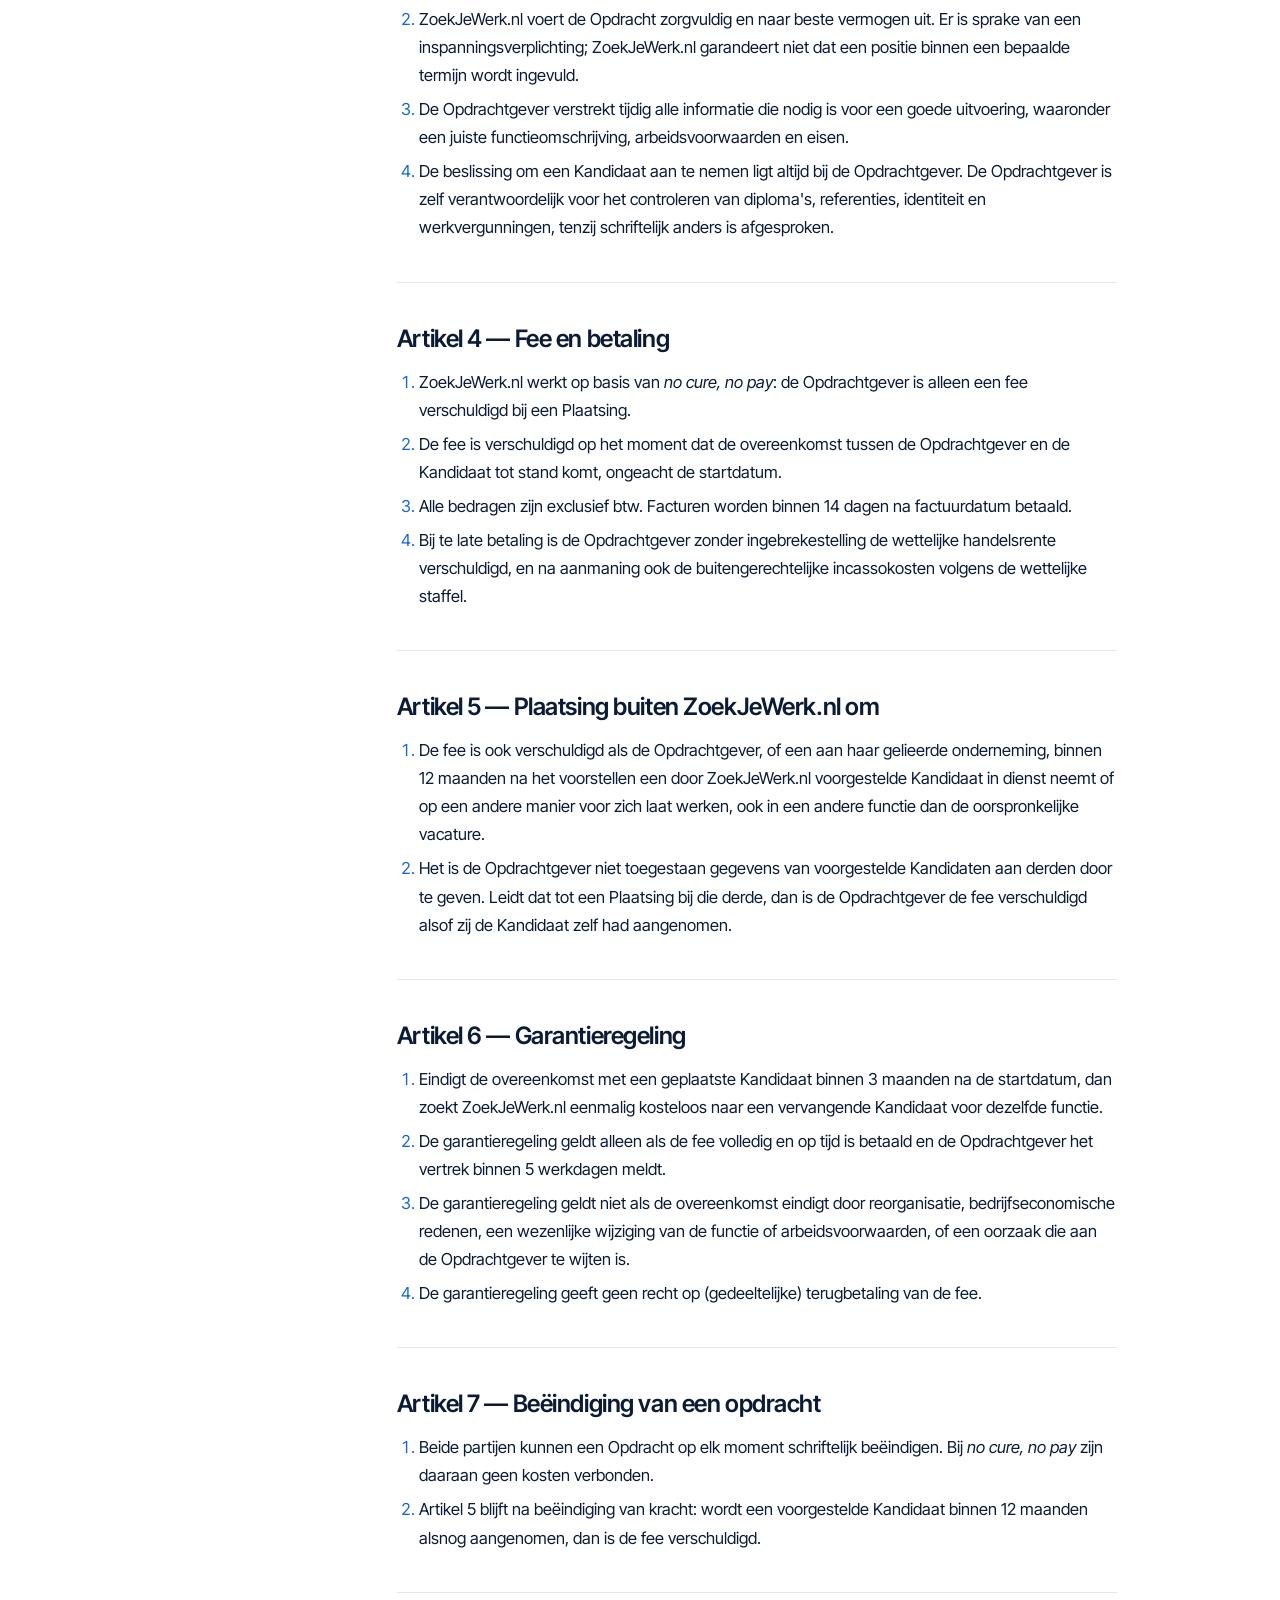
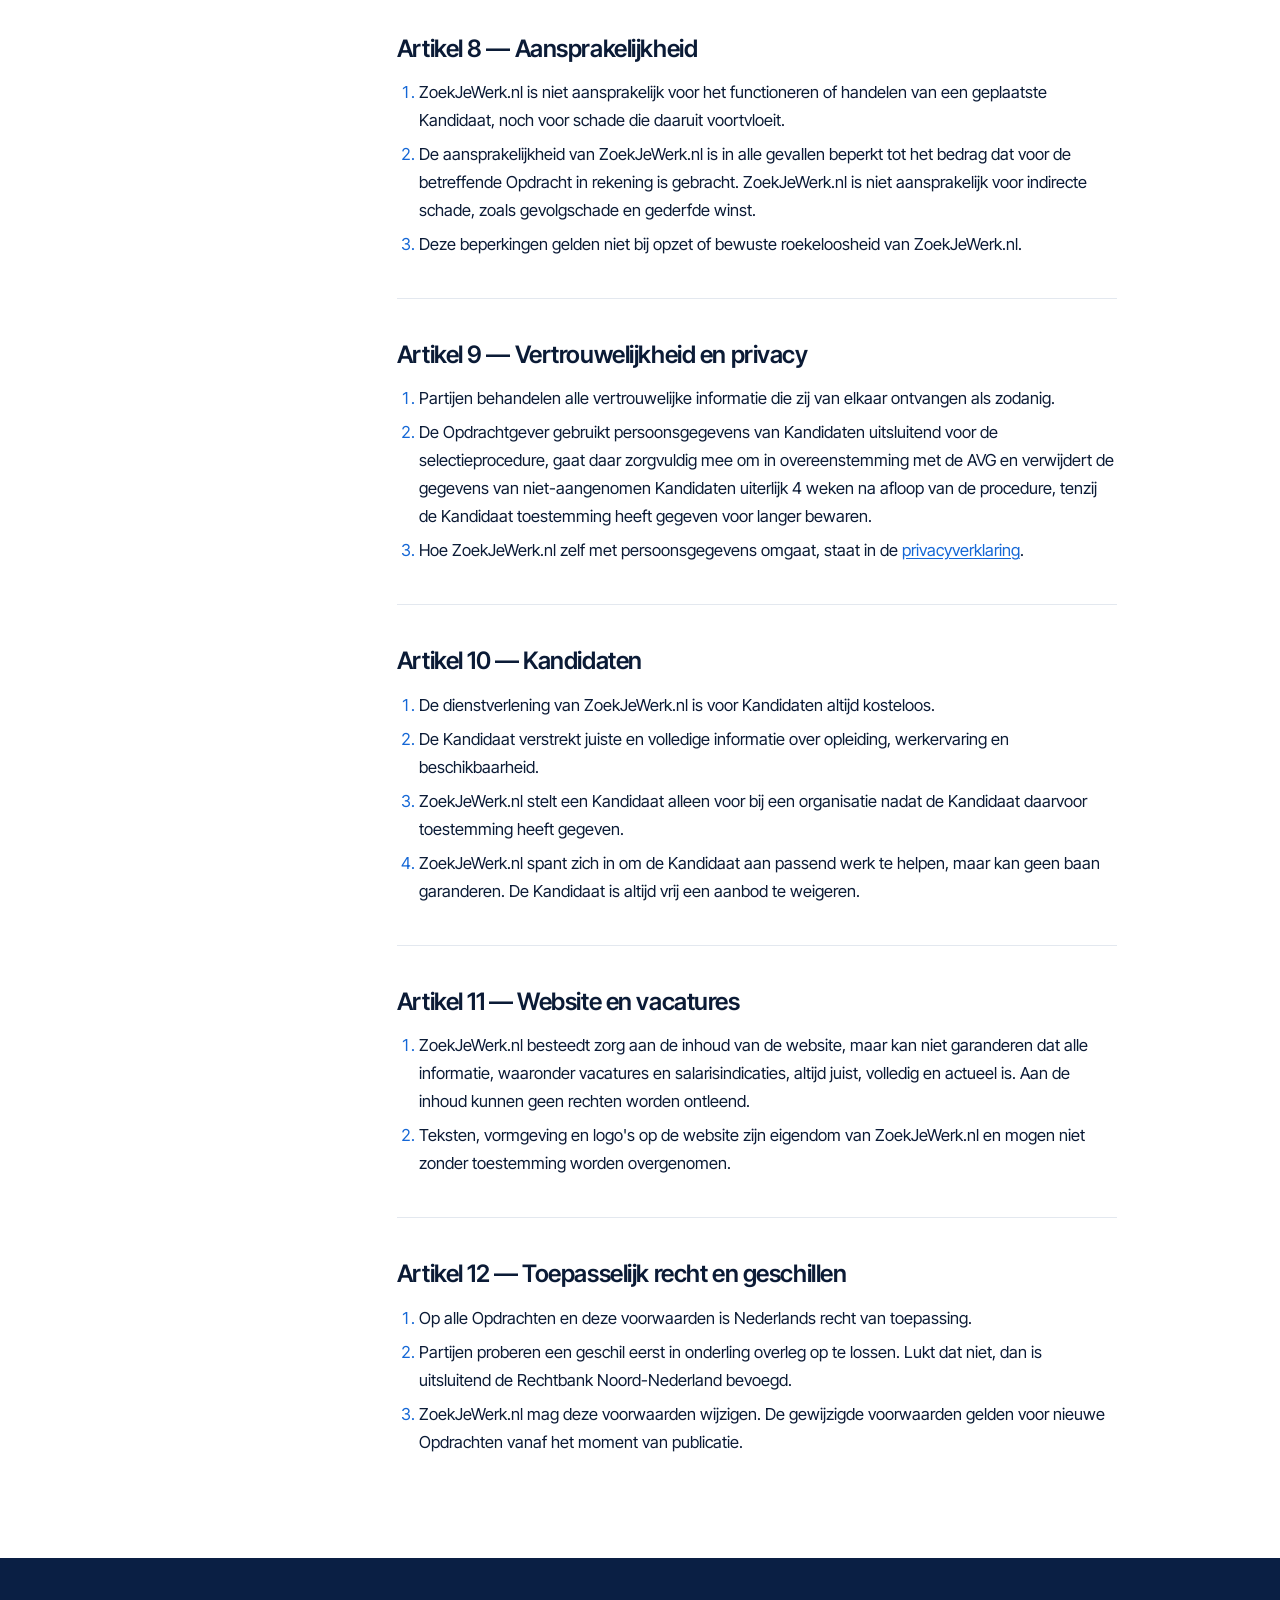
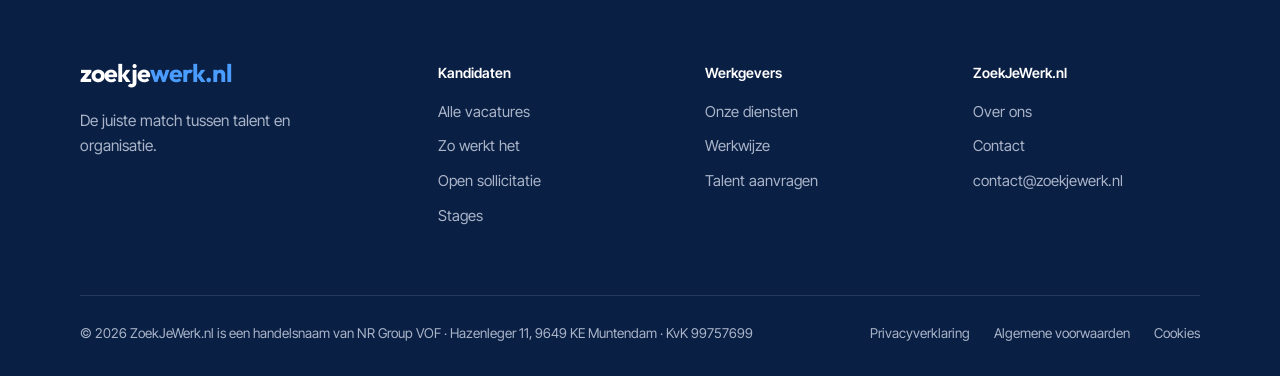
<file: algemene-voorwaarden.html>
<!DOCTYPE html>
<html lang="nl">
<head>
  <meta charset="utf-8">
  <meta name="viewport" content="width=device-width, initial-scale=1">
  <title>Algemene voorwaarden — ZoekJeWerk.nl</title>
  <meta name="description" content="De algemene voorwaarden van ZoekJeWerk.nl voor werving en selectie en de dienstverlening aan kandidaten.">
  <meta name="theme-color" content="#040B1C">
  <meta property="og:title" content="Algemene voorwaarden — ZoekJeWerk.nl">
  <meta property="og:description" content="De algemene voorwaarden van ZoekJeWerk.nl voor werving en selectie en de dienstverlening aan kandidaten.">
  <meta property="og:type" content="website">
  <meta property="og:locale" content="nl_NL">
  <link rel="icon" href="data:image/svg+xml,%3Csvg xmlns='http://www.w3.org/2000/svg' viewBox='0 0 64 64'%3E%3Crect width='64' height='64' rx='16' fill='%230B2A5E'/%3E%3Ctext x='32' y='45' text-anchor='middle' font-family='Arial,Helvetica,sans-serif' font-weight='800' font-size='40' fill='%23fff'%3Ez%3C/text%3E%3Ccircle cx='48' cy='44' r='5' fill='%231A7FF0'/%3E%3C/svg%3E">
  <link rel="preconnect" href="https://fonts.googleapis.com">
  <link rel="preconnect" href="https://fonts.gstatic.com" crossorigin>
  <link href="https://fonts.googleapis.com/css2?family=Inter+Tight:wght@400;500;600;700;800&family=Instrument+Serif:ital@1&family=Outfit:wght@600;700&display=swap" rel="stylesheet">
  <link rel="stylesheet" href="assets/css/style.css">
</head>
<body>
  <div class="curtain" aria-hidden="true"><span class="wordmark"><span class="wordmark__a">zoekje</span><span class="wordmark__b">werk.nl</span></span></div>
  <a class="sr-only" href="#main">Direct naar de inhoud</a>

  <header class="header">
    <div class="container header__bar">
      <a class="logo" href="index.html" aria-label="ZoekJeWerk.nl — naar de homepage"><span class="wordmark"><span class="wordmark__a">zoekje</span><span class="wordmark__b">werk.nl</span></span></a>
      <nav class="nav" aria-label="Hoofdmenu">
        <a href="index.html">Home</a>
        <a href="vacatures.html">Vacatures</a>
        <a href="voor-kandidaten.html">Voor kandidaten</a>
        <a href="voor-werkgevers.html">Voor werkgevers</a>
        <a href="over-ons.html">Over ons</a>
        <a href="contact.html">Contact</a>
      </nav>
      <div class="header__cta">
        <a class="btn btn--accent btn--sm" href="voor-werkgevers.html#aanvraag">Talent aanvragen <svg class="arrow" viewBox="0 0 24 24" fill="none" stroke="currentColor" stroke-width="1.8" stroke-linecap="round" stroke-linejoin="round"><path d="M5 12h14M13 6l6 6-6 6"/></svg></a>
        <button class="menu-toggle" aria-label="Menu openen" aria-expanded="false"><span></span><span></span></button>
      </div>
    </div>
  </header>

  <div class="mobile-menu">
    <nav aria-label="Mobiel menu">
      <a href="index.html">Home</a>
      <a href="vacatures.html">Vacatures</a>
      <a href="voor-kandidaten.html">Voor kandidaten</a>
      <a href="voor-werkgevers.html">Voor werkgevers</a>
      <a href="over-ons.html">Over ons</a>
      <a href="contact.html">Contact</a>
    </nav>
    <div class="mobile-menu__foot">
      <a class="btn btn--accent" href="voor-werkgevers.html#aanvraag">Talent aanvragen <svg class="arrow" viewBox="0 0 24 24" fill="none" stroke="currentColor" stroke-width="1.8" stroke-linecap="round" stroke-linejoin="round"><path d="M5 12h14M13 6l6 6-6 6"/></svg></a>
      <a class="btn btn--whatsapp" href="https://wa.me/31644904351" target="_blank" rel="noopener"><svg class="wa-icon" viewBox="0 0 24 24" fill="none" stroke="currentColor" stroke-width="1.9" stroke-linecap="round" stroke-linejoin="round" aria-hidden="true"><path d="M3.5 20.5l1.3-4.2A8.5 8.5 0 1 1 8 19.4l-4.5 1.1z"/><path d="M9 8.5c0 3.5 3 6.5 6.5 6.5l1-1.8-2-1-1 1c-1.2-.4-2.3-1.5-2.7-2.7l1-1-1-2L9 8.5z"/></svg>App ons via WhatsApp</a>
      <a href="mailto:contact@zoekjewerk.nl">contact@zoekjewerk.nl</a>
    </div>
  </div>

  <main id="main">

    <section class="page-hero legal-hero">
      <div class="container page-hero__inner">
        <div class="breadcrumb fade-up"><a href="index.html">Home</a><span>/</span>Algemene voorwaarden</div>
        <div class="page-hero__grid">
          <h1 class="h1">Algemene voorwaarden</h1>
          <div class="fade-up" style="--d:.5s; display:grid; gap:12px">
            <p class="lead">De afspraken die gelden voor onze dienstverlening aan werkgevers en kandidaten.</p>
            <p class="muted" style="font-size:15px">Laatst bijgewerkt: 23 september 2026</p>
          </div>
        </div>
      </div>
    </section>

    <section class="section--tight">
      <div class="container legal">
        <nav class="legal__toc" aria-label="Inhoud">
          <h4>Inhoud</h4>
          <ol>
            <li><a href="#definities">Artikel 1 — Definities</a></li>
            <li><a href="#toepasselijkheid">Artikel 2 — Toepasselijkheid</a></li>
            <li><a href="#opdracht">Artikel 3 — Totstandkoming en uitvoering van de opdracht</a></li>
            <li><a href="#fee">Artikel 4 — Fee en betaling</a></li>
            <li><a href="#rechtstreeks">Artikel 5 — Plaatsing buiten ZoekJeWerk.nl om</a></li>
            <li><a href="#garantie">Artikel 6 — Garantieregeling</a></li>
            <li><a href="#annulering">Artikel 7 — Beëindiging van een opdracht</a></li>
            <li><a href="#aansprakelijkheid">Artikel 8 — Aansprakelijkheid</a></li>
            <li><a href="#vertrouwelijkheid">Artikel 9 — Vertrouwelijkheid en privacy</a></li>
            <li><a href="#kandidaten">Artikel 10 — Kandidaten</a></li>
            <li><a href="#website">Artikel 11 — Website en vacatures</a></li>
            <li><a href="#recht">Artikel 12 — Toepasselijk recht en geschillen</a></li>
          </ol>
          <div class="legal__related">
            <a href="privacyverklaring.html">Privacyverklaring</a>
            <a href="cookieverklaring.html">Cookieverklaring</a>
          </div>
        </nav>
        <article class="legal__body">
          <p class="legal__intro">Kort samengevat: kandidaten betalen nooit iets. Werkgevers betalen alleen bij een succesvolle plaatsing (<em>no cure, no pay</em>), met een garantieregeling als het onverhoopt toch niet klikt.</p>

          <section id="definities">
            <h2>Artikel 1 — Definities</h2>
            <ul>
              <li><strong>ZoekJeWerk.nl:</strong> NR Group VOF, handelend onder de naam ZoekJeWerk.nl, gevestigd aan de Hazenleger 11, 9649 KE Muntendam en ingeschreven bij de Kamer van Koophandel onder nummer 99757699.</li>
              <li><strong>Opdrachtgever:</strong> de organisatie die ZoekJeWerk.nl vraagt om kandidaten te werven en te selecteren.</li>
              <li><strong>Kandidaat:</strong> de persoon die via ZoekJeWerk.nl op zoek is naar werk, een stage of een bijbaan.</li>
              <li><strong>Opdracht:</strong> de afspraak tussen Opdrachtgever en ZoekJeWerk.nl om een of meer posities in te vullen.</li>
              <li><strong>Plaatsing:</strong> het aangaan van een arbeidsovereenkomst, stage- of andere samenwerkingsovereenkomst tussen Opdrachtgever en een door ZoekJeWerk.nl voorgestelde Kandidaat.</li>
              <li><strong>Bruto jaarsalaris:</strong> twaalf maal het overeengekomen bruto maandsalaris bij een fulltime dienstverband, vermeerderd met vakantiegeld en vaste eindejaarsuitkeringen of een dertiende maand.</li>
            </ul>
          </section>

          <section id="toepasselijkheid">
            <h2>Artikel 2 — Toepasselijkheid</h2>
            <ol>
              <li>Deze voorwaarden zijn van toepassing op alle offertes, opdrachten en diensten van ZoekJeWerk.nl.</li>
              <li>Afwijkingen gelden alleen als ze schriftelijk (ook per e-mail) zijn overeengekomen.</li>
              <li>Algemene voorwaarden van de Opdrachtgever zijn niet van toepassing, tenzij ZoekJeWerk.nl daar schriftelijk mee heeft ingestemd.</li>
              <li>Als een bepaling uit deze voorwaarden nietig blijkt, blijven de overige bepalingen van kracht.</li>
            </ol>
          </section>

          <section id="opdracht">
            <h2>Artikel 3 — Totstandkoming en uitvoering van de opdracht</h2>
            <ol>
              <li>Een Opdracht komt tot stand zodra de Opdrachtgever een voorstel of opdrachtbevestiging van ZoekJeWerk.nl schriftelijk of per e-mail accepteert, of zodra ZoekJeWerk.nl met instemming van de Opdrachtgever met de werving start.</li>
              <li>ZoekJeWerk.nl voert de Opdracht zorgvuldig en naar beste vermogen uit. Er is sprake van een inspanningsverplichting; ZoekJeWerk.nl garandeert niet dat een positie binnen een bepaalde termijn wordt ingevuld.</li>
              <li>De Opdrachtgever verstrekt tijdig alle informatie die nodig is voor een goede uitvoering, waaronder een juiste functieomschrijving, arbeidsvoorwaarden en eisen.</li>
              <li>De beslissing om een Kandidaat aan te nemen ligt altijd bij de Opdrachtgever. De Opdrachtgever is zelf verantwoordelijk voor het controleren van diploma's, referenties, identiteit en werkvergunningen, tenzij schriftelijk anders is afgesproken.</li>
            </ol>
          </section>

          <section id="fee">
            <h2>Artikel 4 — Fee en betaling</h2>
            <ol>
              <li>ZoekJeWerk.nl werkt op basis van <em>no cure, no pay</em>: de Opdrachtgever is alleen een fee verschuldigd bij een Plaatsing.</li>
              <li>De fee is verschuldigd op het moment dat de overeenkomst tussen de Opdrachtgever en de Kandidaat tot stand komt, ongeacht de startdatum.</li>
              <li>Alle bedragen zijn exclusief btw. Facturen worden binnen 14 dagen na factuurdatum betaald.</li>
              <li>Bij te late betaling is de Opdrachtgever zonder ingebrekestelling de wettelijke handelsrente verschuldigd, en na aanmaning ook de buitengerechtelijke incassokosten volgens de wettelijke staffel.</li>
            </ol>
          </section>

          <section id="rechtstreeks">
            <h2>Artikel 5 — Plaatsing buiten ZoekJeWerk.nl om</h2>
            <ol>
              <li>De fee is ook verschuldigd als de Opdrachtgever, of een aan haar gelieerde onderneming, binnen 12 maanden na het voorstellen een door ZoekJeWerk.nl voorgestelde Kandidaat in dienst neemt of op een andere manier voor zich laat werken, ook in een andere functie dan de oorspronkelijke vacature.</li>
              <li>Het is de Opdrachtgever niet toegestaan gegevens van voorgestelde Kandidaten aan derden door te geven. Leidt dat tot een Plaatsing bij die derde, dan is de Opdrachtgever de fee verschuldigd alsof zij de Kandidaat zelf had aangenomen.</li>
            </ol>
          </section>

          <section id="garantie">
            <h2>Artikel 6 — Garantieregeling</h2>
            <ol>
              <li>Eindigt de overeenkomst met een geplaatste Kandidaat binnen 3 maanden na de startdatum, dan zoekt ZoekJeWerk.nl eenmalig kosteloos naar een vervangende Kandidaat voor dezelfde functie.</li>
              <li>De garantieregeling geldt alleen als de fee volledig en op tijd is betaald en de Opdrachtgever het vertrek binnen 5 werkdagen meldt.</li>
              <li>De garantieregeling geldt niet als de overeenkomst eindigt door reorganisatie, bedrijfseconomische redenen, een wezenlijke wijziging van de functie of arbeidsvoorwaarden, of een oorzaak die aan de Opdrachtgever te wijten is.</li>
              <li>De garantieregeling geeft geen recht op (gedeeltelijke) terugbetaling van de fee.</li>
            </ol>
          </section>

          <section id="annulering">
            <h2>Artikel 7 — Beëindiging van een opdracht</h2>
            <ol>
              <li>Beide partijen kunnen een Opdracht op elk moment schriftelijk beëindigen. Bij <em>no cure, no pay</em> zijn daaraan geen kosten verbonden.</li>
              <li>Artikel 5 blijft na beëindiging van kracht: wordt een voorgestelde Kandidaat binnen 12 maanden alsnog aangenomen, dan is de fee verschuldigd.</li>
            </ol>
          </section>

          <section id="aansprakelijkheid">
            <h2>Artikel 8 — Aansprakelijkheid</h2>
            <ol>
              <li>ZoekJeWerk.nl is niet aansprakelijk voor het functioneren of handelen van een geplaatste Kandidaat, noch voor schade die daaruit voortvloeit.</li>
              <li>De aansprakelijkheid van ZoekJeWerk.nl is in alle gevallen beperkt tot het bedrag dat voor de betreffende Opdracht in rekening is gebracht. ZoekJeWerk.nl is niet aansprakelijk voor indirecte schade, zoals gevolgschade en gederfde winst.</li>
              <li>Deze beperkingen gelden niet bij opzet of bewuste roekeloosheid van ZoekJeWerk.nl.</li>
            </ol>
          </section>

          <section id="vertrouwelijkheid">
            <h2>Artikel 9 — Vertrouwelijkheid en privacy</h2>
            <ol>
              <li>Partijen behandelen alle vertrouwelijke informatie die zij van elkaar ontvangen als zodanig.</li>
              <li>De Opdrachtgever gebruikt persoonsgegevens van Kandidaten uitsluitend voor de selectieprocedure, gaat daar zorgvuldig mee om in overeenstemming met de AVG en verwijdert de gegevens van niet-aangenomen Kandidaten uiterlijk 4 weken na afloop van de procedure, tenzij de Kandidaat toestemming heeft gegeven voor langer bewaren.</li>
              <li>Hoe ZoekJeWerk.nl zelf met persoonsgegevens omgaat, staat in de <a href="privacyverklaring.html">privacyverklaring</a>.</li>
            </ol>
          </section>

          <section id="kandidaten">
            <h2>Artikel 10 — Kandidaten</h2>
            <ol>
              <li>De dienstverlening van ZoekJeWerk.nl is voor Kandidaten altijd kosteloos.</li>
              <li>De Kandidaat verstrekt juiste en volledige informatie over opleiding, werkervaring en beschikbaarheid.</li>
              <li>ZoekJeWerk.nl stelt een Kandidaat alleen voor bij een organisatie nadat de Kandidaat daarvoor toestemming heeft gegeven.</li>
              <li>ZoekJeWerk.nl spant zich in om de Kandidaat aan passend werk te helpen, maar kan geen baan garanderen. De Kandidaat is altijd vrij een aanbod te weigeren.</li>
            </ol>
          </section>

          <section id="website">
            <h2>Artikel 11 — Website en vacatures</h2>
            <ol>
              <li>ZoekJeWerk.nl besteedt zorg aan de inhoud van de website, maar kan niet garanderen dat alle informatie, waaronder vacatures en salarisindicaties, altijd juist, volledig en actueel is. Aan de inhoud kunnen geen rechten worden ontleend.</li>
              <li>Teksten, vormgeving en logo's op de website zijn eigendom van ZoekJeWerk.nl en mogen niet zonder toestemming worden overgenomen.</li>
            </ol>
          </section>

          <section id="recht">
            <h2>Artikel 12 — Toepasselijk recht en geschillen</h2>
            <ol>
              <li>Op alle Opdrachten en deze voorwaarden is Nederlands recht van toepassing.</li>
              <li>Partijen proberen een geschil eerst in onderling overleg op te lossen. Lukt dat niet, dan is uitsluitend de Rechtbank Noord-Nederland bevoegd.</li>
              <li>ZoekJeWerk.nl mag deze voorwaarden wijzigen. De gewijzigde voorwaarden gelden voor nieuwe Opdrachten vanaf het moment van publicatie.</li>
            </ol>
          </section>
        </article>
      </div>
    </section>

  </main>

  <footer class="footer">
    <div class="container">
      <div class="footer__top">
        <div class="footer__brand">
          <a class="logo" href="index.html" aria-label="ZoekJeWerk.nl"><span class="wordmark"><span class="wordmark__a">zoekje</span><span class="wordmark__b">werk.nl</span></span></a>
          <p class="footer__tagline">De juiste match tussen talent en organisatie.</p>
        </div>
        <div>
          <h4>Kandidaten</h4>
          <ul>
            <li><a href="vacatures.html">Alle vacatures</a></li>
            <li><a href="voor-kandidaten.html">Zo werkt het</a></li>
            <li><a href="voor-kandidaten.html#aanmelden">Open sollicitatie</a></li>
            <li><a href="vacatures.html?type=Stage">Stages</a></li>
          </ul>
        </div>
        <div>
          <h4>Werkgevers</h4>
          <ul>
            <li><a href="voor-werkgevers.html">Onze diensten</a></li>
            <li><a href="voor-werkgevers.html#werkwijze">Werkwijze</a></li>
            <li><a href="voor-werkgevers.html#aanvraag">Talent aanvragen</a></li>
          </ul>
        </div>
        <div>
          <h4>ZoekJeWerk.nl</h4>
          <ul>
            <li><a href="over-ons.html">Over ons</a></li>
            <li><a href="contact.html">Contact</a></li>
            <li><a href="mailto:contact@zoekjewerk.nl">contact@zoekjewerk.nl</a></li>
          </ul>
        </div>
      </div>
      <div class="footer__word" aria-hidden="true">zoekjewerk.nl</div>
      <div class="footer__bottom">
        <span>© <span data-year>2026</span> ZoekJeWerk.nl is een handelsnaam van NR Group VOF · Hazenleger 11, 9649 KE Muntendam · KvK 99757699</span>
        <nav aria-label="Juridisch">
          <a href="privacyverklaring.html">Privacyverklaring</a>
          <a href="algemene-voorwaarden.html">Algemene voorwaarden</a>
          <a href="cookieverklaring.html">Cookies</a>
        </nav>
      </div>
    </div>
  </footer>
  <script src="assets/js/main.js" defer></script>
</body>
</html>
</file>
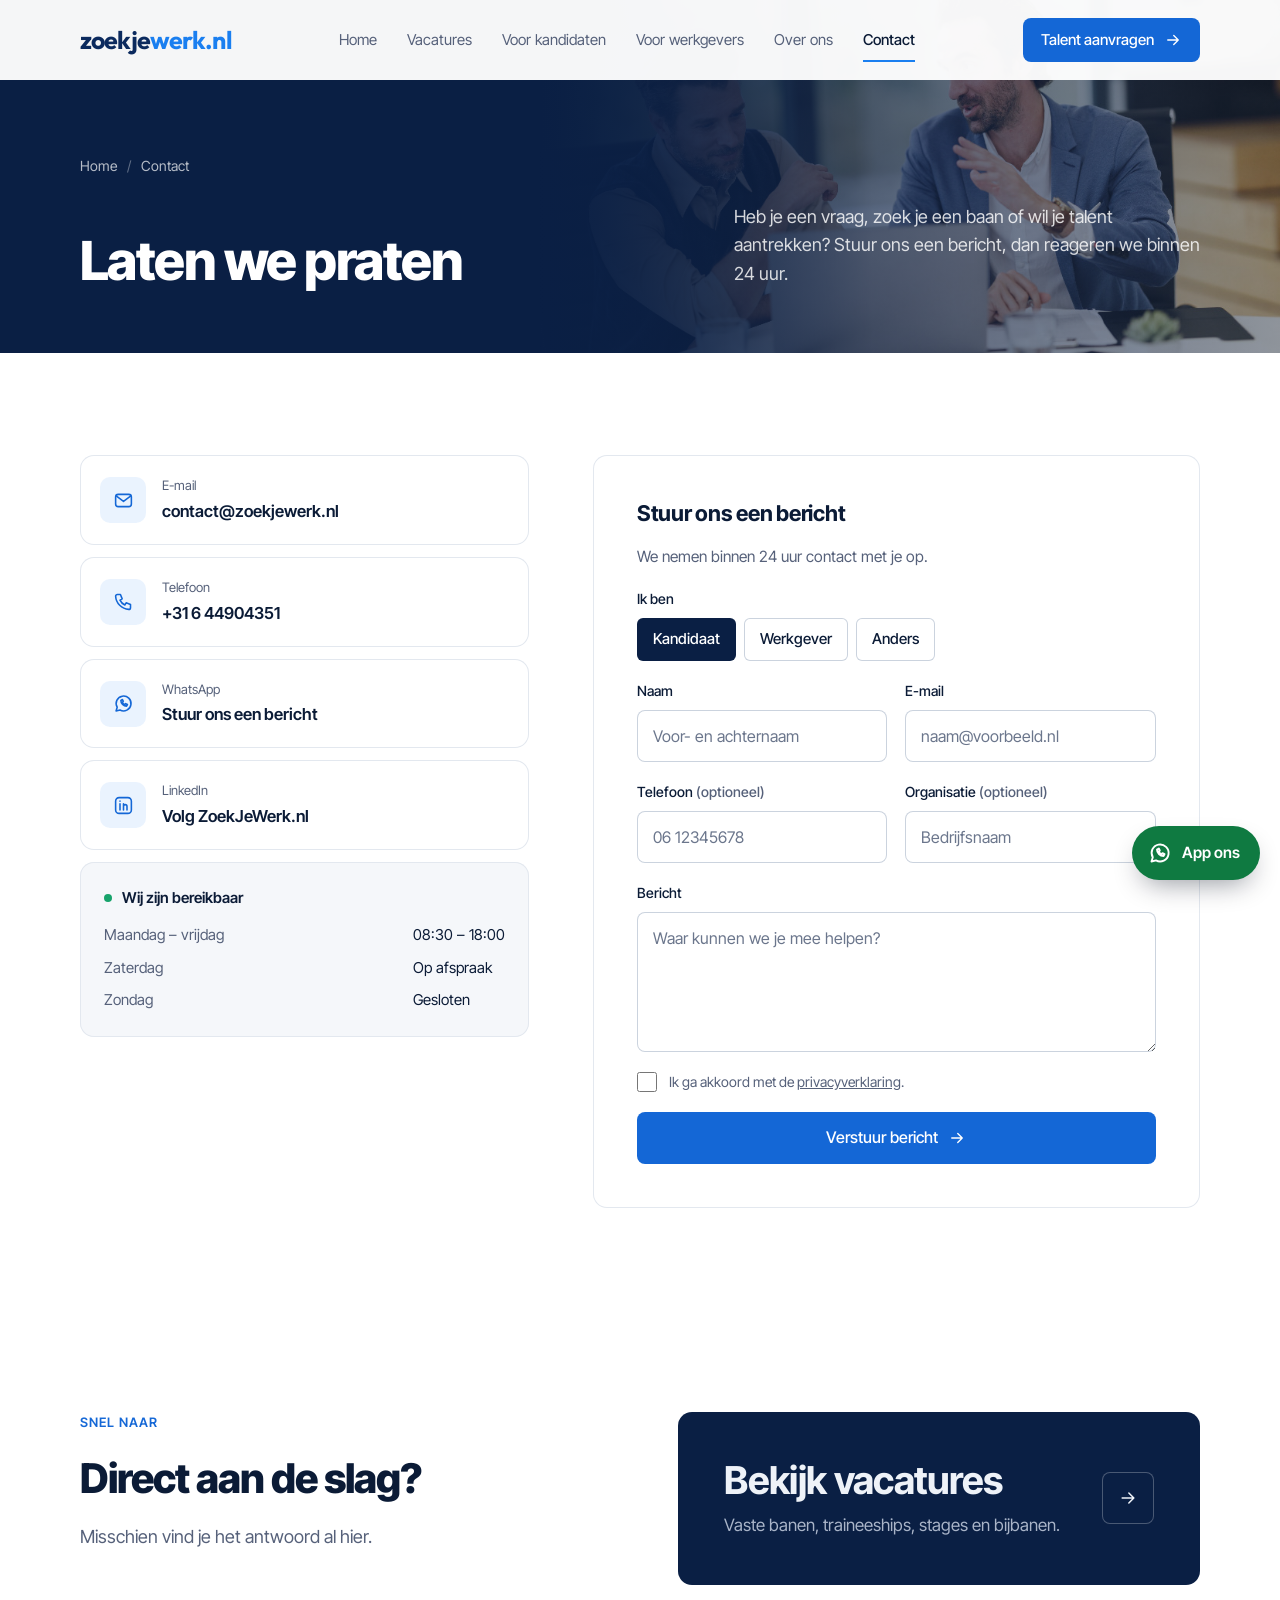
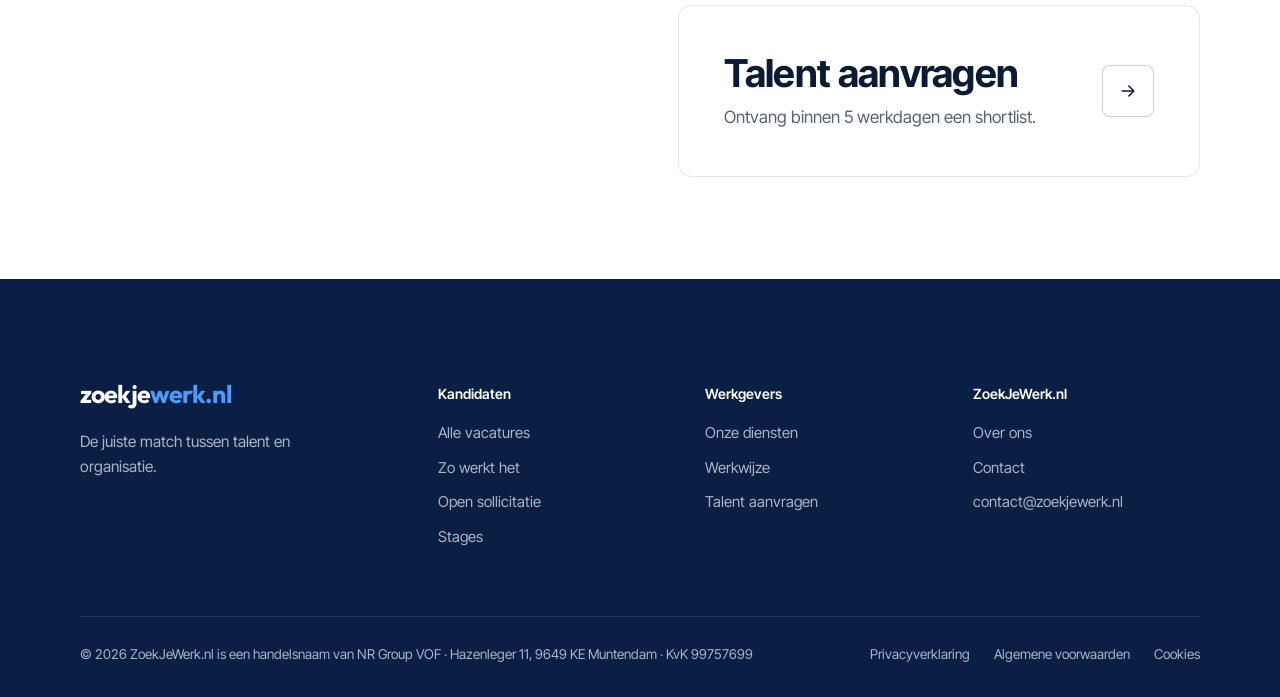
<file: contact.html>
<!DOCTYPE html>
<html lang="nl">
<head>
  <meta charset="utf-8">
  <meta name="viewport" content="width=device-width, initial-scale=1">
  <title>Contact — ZoekJeWerk.nl</title>
  <meta name="description" content="Neem contact op met ZoekJeWerk.nl. We reageren binnen 24 uur op je vraag.">
  <meta name="theme-color" content="#040B1C">
  <meta property="og:title" content="Contact — ZoekJeWerk.nl">
  <meta property="og:description" content="Neem contact op met ZoekJeWerk.nl. We reageren binnen 24 uur op je vraag.">
  <meta property="og:type" content="website">
  <meta property="og:locale" content="nl_NL">
  <link rel="icon" href="data:image/svg+xml,%3Csvg xmlns='http://www.w3.org/2000/svg' viewBox='0 0 64 64'%3E%3Crect width='64' height='64' rx='16' fill='%230B2A5E'/%3E%3Ctext x='32' y='45' text-anchor='middle' font-family='Arial,Helvetica,sans-serif' font-weight='800' font-size='40' fill='%23fff'%3Ez%3C/text%3E%3Ccircle cx='48' cy='44' r='5' fill='%231A7FF0'/%3E%3C/svg%3E">
  <link rel="preconnect" href="https://fonts.googleapis.com">
  <link rel="preconnect" href="https://fonts.gstatic.com" crossorigin>
  <link href="https://fonts.googleapis.com/css2?family=Inter+Tight:wght@400;500;600;700;800&family=Instrument+Serif:ital@1&family=Outfit:wght@600;700&display=swap" rel="stylesheet">
  <link rel="stylesheet" href="assets/css/style.css">
</head>
<body>
  <div class="curtain" aria-hidden="true"><span class="wordmark"><span class="wordmark__a">zoekje</span><span class="wordmark__b">werk.nl</span></span></div>
  <a class="sr-only" href="#main">Direct naar de inhoud</a>

  <header class="header">
    <div class="container header__bar">
      <a class="logo" href="index.html" aria-label="ZoekJeWerk.nl — naar de homepage"><span class="wordmark"><span class="wordmark__a">zoekje</span><span class="wordmark__b">werk.nl</span></span></a>
      <nav class="nav" aria-label="Hoofdmenu">
        <a href="index.html">Home</a>
        <a href="vacatures.html">Vacatures</a>
        <a href="voor-kandidaten.html">Voor kandidaten</a>
        <a href="voor-werkgevers.html">Voor werkgevers</a>
        <a href="over-ons.html">Over ons</a>
        <a href="contact.html" aria-current="page">Contact</a>
      </nav>
      <div class="header__cta">
        <a class="btn btn--accent btn--sm" href="voor-werkgevers.html#aanvraag">Talent aanvragen <svg class="arrow" viewBox="0 0 24 24" fill="none" stroke="currentColor" stroke-width="1.8" stroke-linecap="round" stroke-linejoin="round"><path d="M5 12h14M13 6l6 6-6 6"/></svg></a>
        <button class="menu-toggle" aria-label="Menu openen" aria-expanded="false"><span></span><span></span></button>
      </div>
    </div>
  </header>

  <div class="mobile-menu">
    <nav aria-label="Mobiel menu">
      <a href="index.html">Home</a>
      <a href="vacatures.html">Vacatures</a>
      <a href="voor-kandidaten.html">Voor kandidaten</a>
      <a href="voor-werkgevers.html">Voor werkgevers</a>
      <a href="over-ons.html">Over ons</a>
      <a href="contact.html" aria-current="page">Contact</a>
    </nav>
    <div class="mobile-menu__foot">
      <a class="btn btn--accent" href="voor-werkgevers.html#aanvraag">Talent aanvragen <svg class="arrow" viewBox="0 0 24 24" fill="none" stroke="currentColor" stroke-width="1.8" stroke-linecap="round" stroke-linejoin="round"><path d="M5 12h14M13 6l6 6-6 6"/></svg></a>
      <a class="btn btn--whatsapp" href="https://wa.me/31644904351" target="_blank" rel="noopener"><svg class="wa-icon" viewBox="0 0 24 24" fill="none" stroke="currentColor" stroke-width="1.9" stroke-linecap="round" stroke-linejoin="round" aria-hidden="true"><path d="M3.5 20.5l1.3-4.2A8.5 8.5 0 1 1 8 19.4l-4.5 1.1z"/><path d="M9 8.5c0 3.5 3 6.5 6.5 6.5l1-1.8-2-1-1 1c-1.2-.4-2.3-1.5-2.7-2.7l1-1-1-2L9 8.5z"/></svg>App ons via WhatsApp</a>
      <a href="mailto:contact@zoekjewerk.nl">contact@zoekjewerk.nl</a>
    </div>
  </div>

  <main id="main">

    <section class="page-hero page-hero--photo">
      <div class="page-hero__photo" style="background-image:url('assets/images/foto/contact.jpg')" aria-hidden="true"></div>
      <div class="orb orb--gold"></div>
      <div class="orb orb--blue"></div>
      <div class="fx-grid"></div>
      <div class="container page-hero__inner">
        <div class="breadcrumb fade-up"><a href="index.html">Home</a><span>/</span>Contact</div>
        <div class="page-hero__grid">
          <h1 class="h1">Laten we praten</h1>
          <div class="fade-up" style="--d:.6s; display:grid; gap:28px">
            <p class="lead">Heb je een vraag, zoek je een baan of wil je talent aantrekken? Stuur ons een bericht, dan reageren we binnen 24 uur.</p>
            
          </div>
        </div>
        
      </div>
    </section>

    <section class="section">
      <div class="container contact-grid">
        <div class="contact-info">
          <a class="contact-item reveal" href="mailto:contact@zoekjewerk.nl"><i><svg viewBox="0 0 24 24" fill="none" stroke="currentColor" stroke-width="1.8" stroke-linecap="round" stroke-linejoin="round"><rect x="3" y="5" width="18" height="14" rx="3"/><path d="M4 7l8 6 8-6"/></svg></i><div><span>E-mail</span><b>contact@zoekjewerk.nl</b></div></a>
          <a class="contact-item reveal" style="--d:.06s" href="tel:+31644904351"><i><svg viewBox="0 0 24 24" fill="none" stroke="currentColor" stroke-width="1.8" stroke-linecap="round" stroke-linejoin="round"><path d="M5 4h3.5l2 5-2.5 1.5a11 11 0 0 0 5.5 5.5L15 13.5l5 2V19a2 2 0 0 1-2 2A16 16 0 0 1 3 6a2 2 0 0 1 2-2z"/></svg></i><div><span>Telefoon</span><b>+31 6 44904351</b></div></a>
          <a class="contact-item reveal" style="--d:.12s" href="https://wa.me/31644904351"><i><svg viewBox="0 0 24 24" fill="none" stroke="currentColor" stroke-width="1.8" stroke-linecap="round" stroke-linejoin="round"><path d="M3.5 20.5l1.3-4.2A8.5 8.5 0 1 1 8 19.4l-4.5 1.1z"/><path d="M9 8.5c0 3.5 3 6.5 6.5 6.5l1-1.8-2-1-1 1c-1.2-.4-2.3-1.5-2.7-2.7l1-1-1-2L9 8.5z"/></svg></i><div><span>WhatsApp</span><b>Stuur ons een bericht</b></div></a>
          <a class="contact-item reveal" style="--d:.18s" href="https://www.linkedin.com/company/zoekjewerk-nl/" target="_blank" rel="noopener"><i><svg viewBox="0 0 24 24" fill="none" stroke="currentColor" stroke-width="1.8" stroke-linecap="round" stroke-linejoin="round"><rect x="3" y="3" width="18" height="18" rx="4"/><path d="M8 10v7M8 7v.01M12 17v-4a2 2 0 0 1 4 0v4M12 10v7"/></svg></i><div><span>LinkedIn</span><b>Volg ZoekJeWerk.nl</b></div></a>
          <div class="hours reveal" style="--d:.24s">
            <h4>Wij zijn bereikbaar</h4>
            <dl>
              <dt>Maandag – vrijdag</dt><dd>08:30 – 18:00</dd>
              <dt>Zaterdag</dt><dd>Op afspraak</dd>
              <dt>Zondag</dt><dd>Gesloten</dd>
            </dl>
          </div>
        </div>
        <div class="form-card reveal" style="--d:.1s" data-form-wrap>
          <form class="form" data-form="Contactformulier">
            <div>
              <h2 class="h3">Stuur ons een bericht</h2>
              <p class="muted mt-s" style="font-size:15.5px">We nemen binnen 24 uur contact met je op.</p>
            </div>
            <div class="field">
              <label>Ik ben</label>
              <div class="segmented">
                <input type="radio" name="rol" id="r1" value="Kandidaat" checked><label for="r1">Kandidaat</label>
                <input type="radio" name="rol" id="r2" value="Werkgever"><label for="r2">Werkgever</label>
                <input type="radio" name="rol" id="r3" value="Anders"><label for="r3">Anders</label>
              </div>
            </div>
            <div class="form__row">
              <div class="field"><label for="c-name">Naam</label><input id="c-name" name="naam" required autocomplete="name" placeholder="Voor- en achternaam"></div>
              <div class="field"><label for="c-mail">E-mail</label><input id="c-mail" type="email" name="email" required autocomplete="email" placeholder="naam@voorbeeld.nl"></div>
            </div>
            <div class="form__row">
              <div class="field"><label for="c-tel">Telefoon <span class="muted">(optioneel)</span></label><input id="c-tel" type="tel" name="telefoon" autocomplete="tel" placeholder="06 12345678"></div>
              <div class="field"><label for="c-org">Organisatie <span class="muted">(optioneel)</span></label><input id="c-org" name="organisatie" autocomplete="organization" placeholder="Bedrijfsnaam"></div>
            </div>
            <div class="field"><label for="c-msg">Bericht</label><textarea id="c-msg" name="bericht" required placeholder="Waar kunnen we je mee helpen?"></textarea></div>
            <label class="consent"><input type="checkbox" required> <span>Ik ga akkoord met de <a href="privacyverklaring.html" target="_blank" rel="noopener">privacyverklaring</a>.</span></label>
            <button class="btn btn--accent btn--block" type="submit">Verstuur bericht <svg class="arrow" viewBox="0 0 24 24" fill="none" stroke="currentColor" stroke-width="1.8" stroke-linecap="round" stroke-linejoin="round"><path d="M5 12h14M13 6l6 6-6 6"/></svg></button>
          </form>
          <div class="form-success">
            <i><svg viewBox="0 0 24 24" fill="none" stroke="currentColor" stroke-width="2.4" stroke-linecap="round" stroke-linejoin="round"><path d="M5 12.5l4.5 4.5L19 7.5"/></svg></i>
            <h3>Bericht verzonden</h3>
            <p>Bedankt voor je bericht! We nemen binnen 24 uur contact met je op.</p>
          </div>
        </div>
      </div>
    </section>

    <section class="section white">
      <div class="container split" style="align-items:start">
        <div class="split__copy">
          <span class="eyebrow reveal">Snel naar</span>
          <h2 class="h2">Direct aan de slag?</h2>
          <p class="lead reveal">Misschien vind je het antwoord al hier.</p>
        </div>
        <div class="routes" style="grid-template-columns:1fr">
          <a class="route route--dark reveal" href="vacatures.html" style="min-height:0">
            <div class="route__glow"></div>
            <div class="route__foot"><div><h3 style="font-size:clamp(28px,3vw,40px)">Bekijk vacatures</h3><p style="margin-top:8px">Vaste banen, traineeships, stages en bijbanen.</p></div><span class="route__go"><svg class="arrow" viewBox="0 0 24 24" fill="none" stroke="currentColor" stroke-width="1.8" stroke-linecap="round" stroke-linejoin="round"><path d="M5 12h14M13 6l6 6-6 6"/></svg></span></div>
          </a>
          <a class="route route--light reveal" href="voor-werkgevers.html#aanvraag" style="min-height:0">
            <div class="route__glow"></div>
            <div class="route__foot"><div><h3 style="font-size:clamp(28px,3vw,40px)">Talent aanvragen</h3><p style="margin-top:8px">Ontvang binnen 5 werkdagen een shortlist.</p></div><span class="route__go"><svg class="arrow" viewBox="0 0 24 24" fill="none" stroke="currentColor" stroke-width="1.8" stroke-linecap="round" stroke-linejoin="round"><path d="M5 12h14M13 6l6 6-6 6"/></svg></span></div>
          </a>
        </div>
      </div>
    </section>
  </main>

  <footer class="footer">
    <div class="container">
      <div class="footer__top">
        <div class="footer__brand">
          <a class="logo" href="index.html" aria-label="ZoekJeWerk.nl"><span class="wordmark"><span class="wordmark__a">zoekje</span><span class="wordmark__b">werk.nl</span></span></a>
          <p class="footer__tagline">De juiste match tussen talent en organisatie.</p>
        </div>
        <div>
          <h4>Kandidaten</h4>
          <ul>
            <li><a href="vacatures.html">Alle vacatures</a></li>
            <li><a href="voor-kandidaten.html">Zo werkt het</a></li>
            <li><a href="voor-kandidaten.html#aanmelden">Open sollicitatie</a></li>
            <li><a href="vacatures.html?type=Stage">Stages</a></li>
          </ul>
        </div>
        <div>
          <h4>Werkgevers</h4>
          <ul>
            <li><a href="voor-werkgevers.html">Onze diensten</a></li>
            <li><a href="voor-werkgevers.html#werkwijze">Werkwijze</a></li>
            <li><a href="voor-werkgevers.html#aanvraag">Talent aanvragen</a></li>
          </ul>
        </div>
        <div>
          <h4>ZoekJeWerk.nl</h4>
          <ul>
            <li><a href="over-ons.html">Over ons</a></li>
            <li><a href="contact.html">Contact</a></li>
            <li><a href="mailto:contact@zoekjewerk.nl">contact@zoekjewerk.nl</a></li>
          </ul>
        </div>
      </div>
      <div class="footer__word" aria-hidden="true">zoekjewerk.nl</div>
      <div class="footer__bottom">
        <span>© <span data-year>2026</span> ZoekJeWerk.nl is een handelsnaam van NR Group VOF · Hazenleger 11, 9649 KE Muntendam · KvK 99757699</span>
        <nav aria-label="Juridisch">
          <a href="privacyverklaring.html">Privacyverklaring</a>
          <a href="algemene-voorwaarden.html">Algemene voorwaarden</a>
          <a href="cookieverklaring.html">Cookies</a>
        </nav>
      </div>
    </div>
  </footer>
  <script src="assets/js/main.js" defer></script>
</body>
</html>
</file>
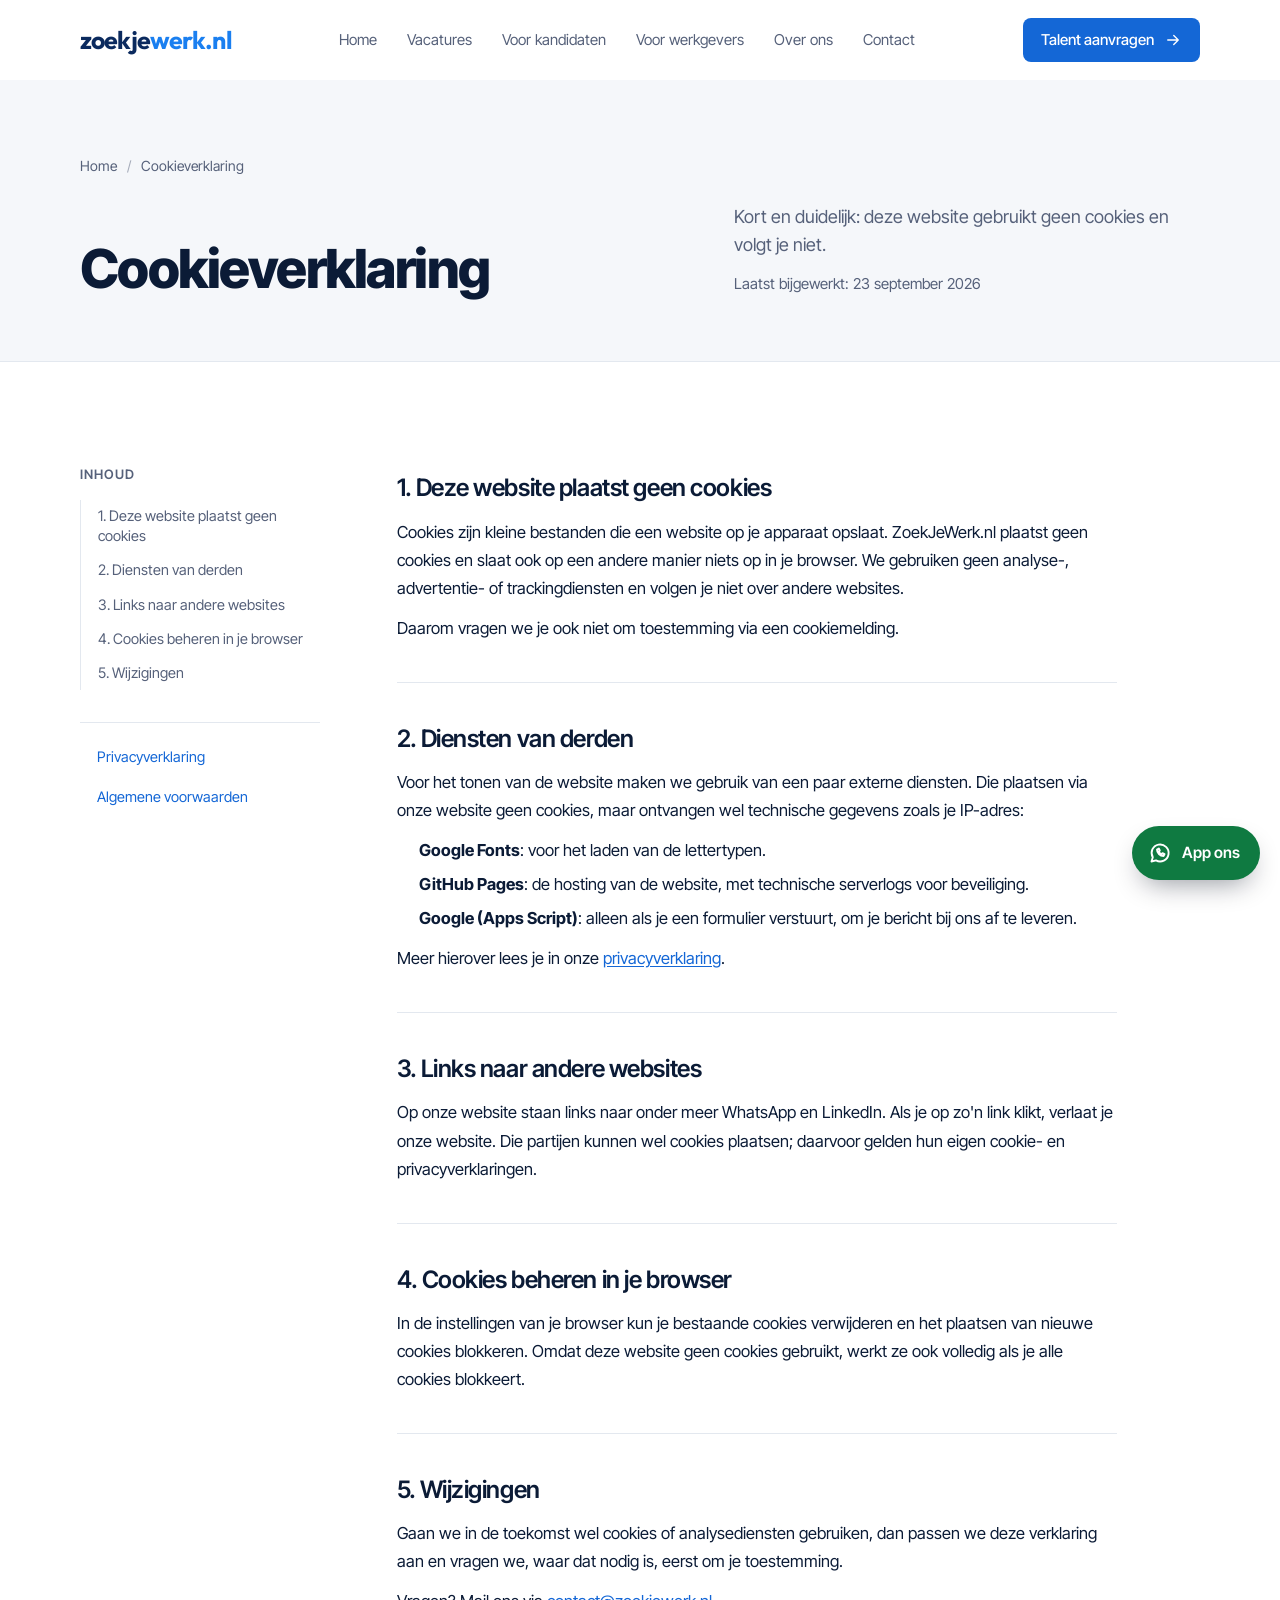
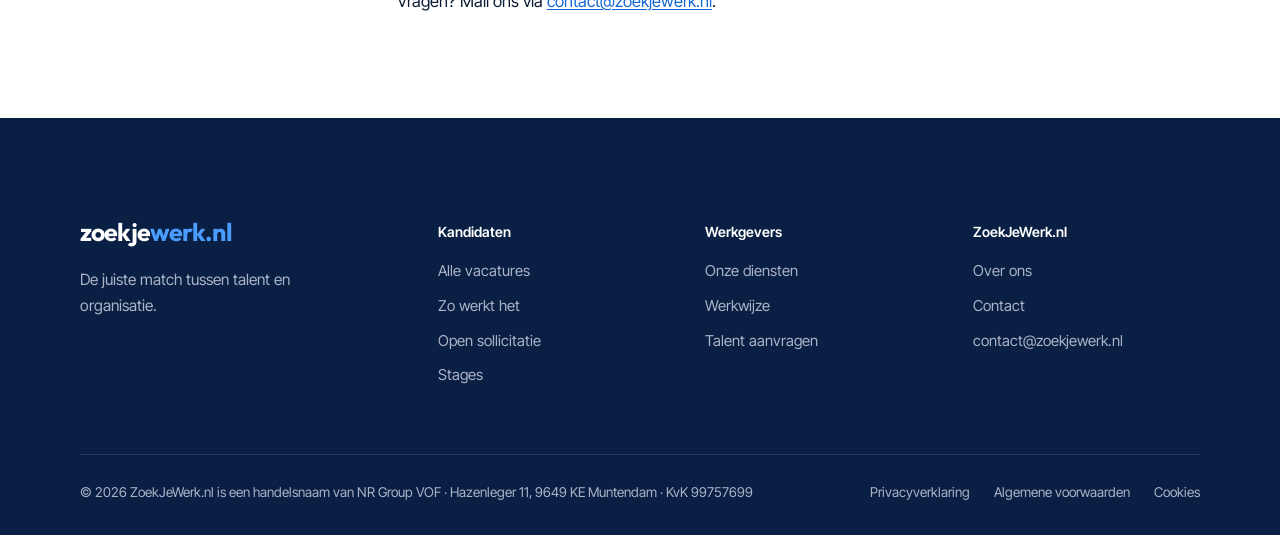
<file: cookieverklaring.html>
<!DOCTYPE html>
<html lang="nl">
<head>
  <meta charset="utf-8">
  <meta name="viewport" content="width=device-width, initial-scale=1">
  <title>Cookieverklaring — ZoekJeWerk.nl</title>
  <meta name="description" content="ZoekJeWerk.nl gebruikt geen cookies en geen tracking. Lees welke externe diensten de website wel gebruikt.">
  <meta name="theme-color" content="#040B1C">
  <meta property="og:title" content="Cookieverklaring — ZoekJeWerk.nl">
  <meta property="og:description" content="ZoekJeWerk.nl gebruikt geen cookies en geen tracking. Lees welke externe diensten de website wel gebruikt.">
  <meta property="og:type" content="website">
  <meta property="og:locale" content="nl_NL">
  <link rel="icon" href="data:image/svg+xml,%3Csvg xmlns='http://www.w3.org/2000/svg' viewBox='0 0 64 64'%3E%3Crect width='64' height='64' rx='16' fill='%230B2A5E'/%3E%3Ctext x='32' y='45' text-anchor='middle' font-family='Arial,Helvetica,sans-serif' font-weight='800' font-size='40' fill='%23fff'%3Ez%3C/text%3E%3Ccircle cx='48' cy='44' r='5' fill='%231A7FF0'/%3E%3C/svg%3E">
  <link rel="preconnect" href="https://fonts.googleapis.com">
  <link rel="preconnect" href="https://fonts.gstatic.com" crossorigin>
  <link href="https://fonts.googleapis.com/css2?family=Inter+Tight:wght@400;500;600;700;800&family=Instrument+Serif:ital@1&family=Outfit:wght@600;700&display=swap" rel="stylesheet">
  <link rel="stylesheet" href="assets/css/style.css">
</head>
<body>
  <div class="curtain" aria-hidden="true"><span class="wordmark"><span class="wordmark__a">zoekje</span><span class="wordmark__b">werk.nl</span></span></div>
  <a class="sr-only" href="#main">Direct naar de inhoud</a>

  <header class="header">
    <div class="container header__bar">
      <a class="logo" href="index.html" aria-label="ZoekJeWerk.nl — naar de homepage"><span class="wordmark"><span class="wordmark__a">zoekje</span><span class="wordmark__b">werk.nl</span></span></a>
      <nav class="nav" aria-label="Hoofdmenu">
        <a href="index.html">Home</a>
        <a href="vacatures.html">Vacatures</a>
        <a href="voor-kandidaten.html">Voor kandidaten</a>
        <a href="voor-werkgevers.html">Voor werkgevers</a>
        <a href="over-ons.html">Over ons</a>
        <a href="contact.html">Contact</a>
      </nav>
      <div class="header__cta">
        <a class="btn btn--accent btn--sm" href="voor-werkgevers.html#aanvraag">Talent aanvragen <svg class="arrow" viewBox="0 0 24 24" fill="none" stroke="currentColor" stroke-width="1.8" stroke-linecap="round" stroke-linejoin="round"><path d="M5 12h14M13 6l6 6-6 6"/></svg></a>
        <button class="menu-toggle" aria-label="Menu openen" aria-expanded="false"><span></span><span></span></button>
      </div>
    </div>
  </header>

  <div class="mobile-menu">
    <nav aria-label="Mobiel menu">
      <a href="index.html">Home</a>
      <a href="vacatures.html">Vacatures</a>
      <a href="voor-kandidaten.html">Voor kandidaten</a>
      <a href="voor-werkgevers.html">Voor werkgevers</a>
      <a href="over-ons.html">Over ons</a>
      <a href="contact.html">Contact</a>
    </nav>
    <div class="mobile-menu__foot">
      <a class="btn btn--accent" href="voor-werkgevers.html#aanvraag">Talent aanvragen <svg class="arrow" viewBox="0 0 24 24" fill="none" stroke="currentColor" stroke-width="1.8" stroke-linecap="round" stroke-linejoin="round"><path d="M5 12h14M13 6l6 6-6 6"/></svg></a>
      <a class="btn btn--whatsapp" href="https://wa.me/31644904351" target="_blank" rel="noopener"><svg class="wa-icon" viewBox="0 0 24 24" fill="none" stroke="currentColor" stroke-width="1.9" stroke-linecap="round" stroke-linejoin="round" aria-hidden="true"><path d="M3.5 20.5l1.3-4.2A8.5 8.5 0 1 1 8 19.4l-4.5 1.1z"/><path d="M9 8.5c0 3.5 3 6.5 6.5 6.5l1-1.8-2-1-1 1c-1.2-.4-2.3-1.5-2.7-2.7l1-1-1-2L9 8.5z"/></svg>App ons via WhatsApp</a>
      <a href="mailto:contact@zoekjewerk.nl">contact@zoekjewerk.nl</a>
    </div>
  </div>

  <main id="main">

    <section class="page-hero legal-hero">
      <div class="container page-hero__inner">
        <div class="breadcrumb fade-up"><a href="index.html">Home</a><span>/</span>Cookieverklaring</div>
        <div class="page-hero__grid">
          <h1 class="h1">Cookie&shy;verklaring</h1>
          <div class="fade-up" style="--d:.5s; display:grid; gap:12px">
            <p class="lead">Kort en duidelijk: deze website gebruikt geen cookies en volgt je niet.</p>
            <p class="muted" style="font-size:15px">Laatst bijgewerkt: 23 september 2026</p>
          </div>
        </div>
      </div>
    </section>

    <section class="section--tight">
      <div class="container legal">
        <nav class="legal__toc" aria-label="Inhoud">
          <h4>Inhoud</h4>
          <ol>
            <li><a href="#geen-cookies">1. Deze website plaatst geen cookies</a></li>
            <li><a href="#extern">2. Diensten van derden</a></li>
            <li><a href="#links">3. Links naar andere websites</a></li>
            <li><a href="#browser">4. Cookies beheren in je browser</a></li>
            <li><a href="#wijzigingen">5. Wijzigingen</a></li>
          </ol>
          <div class="legal__related">
            <a href="privacyverklaring.html">Privacyverklaring</a>
            <a href="algemene-voorwaarden.html">Algemene voorwaarden</a>
          </div>
        </nav>
        <article class="legal__body">

          <section id="geen-cookies">
            <h2>1. Deze website plaatst geen cookies</h2>
            <p>Cookies zijn kleine bestanden die een website op je apparaat opslaat. ZoekJeWerk.nl plaatst geen cookies en slaat ook op een andere manier niets op in je browser. We gebruiken geen analyse-, advertentie- of trackingdiensten en volgen je niet over andere websites.</p>
            <p>Daarom vragen we je ook niet om toestemming via een cookiemelding.</p>
          </section>

          <section id="extern">
            <h2>2. Diensten van derden</h2>
            <p>Voor het tonen van de website maken we gebruik van een paar externe diensten. Die plaatsen via onze website geen cookies, maar ontvangen wel technische gegevens zoals je IP-adres:</p>
            <ul>
              <li><strong>Google Fonts</strong>: voor het laden van de lettertypen.</li>
              <li><strong>GitHub Pages</strong>: de hosting van de website, met technische serverlogs voor beveiliging.</li>
              <li><strong>Google (Apps Script)</strong>: alleen als je een formulier verstuurt, om je bericht bij ons af te leveren.</li>
            </ul>
            <p>Meer hierover lees je in onze <a href="privacyverklaring.html">privacyverklaring</a>.</p>
          </section>

          <section id="links">
            <h2>3. Links naar andere websites</h2>
            <p>Op onze website staan links naar onder meer WhatsApp en LinkedIn. Als je op zo'n link klikt, verlaat je onze website. Die partijen kunnen wel cookies plaatsen; daarvoor gelden hun eigen cookie- en privacyverklaringen.</p>
          </section>

          <section id="browser">
            <h2>4. Cookies beheren in je browser</h2>
            <p>In de instellingen van je browser kun je bestaande cookies verwijderen en het plaatsen van nieuwe cookies blokkeren. Omdat deze website geen cookies gebruikt, werkt ze ook volledig als je alle cookies blokkeert.</p>
          </section>

          <section id="wijzigingen">
            <h2>5. Wijzigingen</h2>
            <p>Gaan we in de toekomst wel cookies of analysediensten gebruiken, dan passen we deze verklaring aan en vragen we, waar dat nodig is, eerst om je toestemming.</p>
            <p>Vragen? Mail ons via <a href="mailto:contact@zoekjewerk.nl">contact@zoekjewerk.nl</a>.</p>
          </section>
        </article>
      </div>
    </section>

  </main>

  <footer class="footer">
    <div class="container">
      <div class="footer__top">
        <div class="footer__brand">
          <a class="logo" href="index.html" aria-label="ZoekJeWerk.nl"><span class="wordmark"><span class="wordmark__a">zoekje</span><span class="wordmark__b">werk.nl</span></span></a>
          <p class="footer__tagline">De juiste match tussen talent en organisatie.</p>
        </div>
        <div>
          <h4>Kandidaten</h4>
          <ul>
            <li><a href="vacatures.html">Alle vacatures</a></li>
            <li><a href="voor-kandidaten.html">Zo werkt het</a></li>
            <li><a href="voor-kandidaten.html#aanmelden">Open sollicitatie</a></li>
            <li><a href="vacatures.html?type=Stage">Stages</a></li>
          </ul>
        </div>
        <div>
          <h4>Werkgevers</h4>
          <ul>
            <li><a href="voor-werkgevers.html">Onze diensten</a></li>
            <li><a href="voor-werkgevers.html#werkwijze">Werkwijze</a></li>
            <li><a href="voor-werkgevers.html#aanvraag">Talent aanvragen</a></li>
          </ul>
        </div>
        <div>
          <h4>ZoekJeWerk.nl</h4>
          <ul>
            <li><a href="over-ons.html">Over ons</a></li>
            <li><a href="contact.html">Contact</a></li>
            <li><a href="mailto:contact@zoekjewerk.nl">contact@zoekjewerk.nl</a></li>
          </ul>
        </div>
      </div>
      <div class="footer__word" aria-hidden="true">zoekjewerk.nl</div>
      <div class="footer__bottom">
        <span>© <span data-year>2026</span> ZoekJeWerk.nl is een handelsnaam van NR Group VOF · Hazenleger 11, 9649 KE Muntendam · KvK 99757699</span>
        <nav aria-label="Juridisch">
          <a href="privacyverklaring.html">Privacyverklaring</a>
          <a href="algemene-voorwaarden.html">Algemene voorwaarden</a>
          <a href="cookieverklaring.html">Cookies</a>
        </nav>
      </div>
    </div>
  </footer>
  <script src="assets/js/main.js" defer></script>
</body>
</html>
</file>
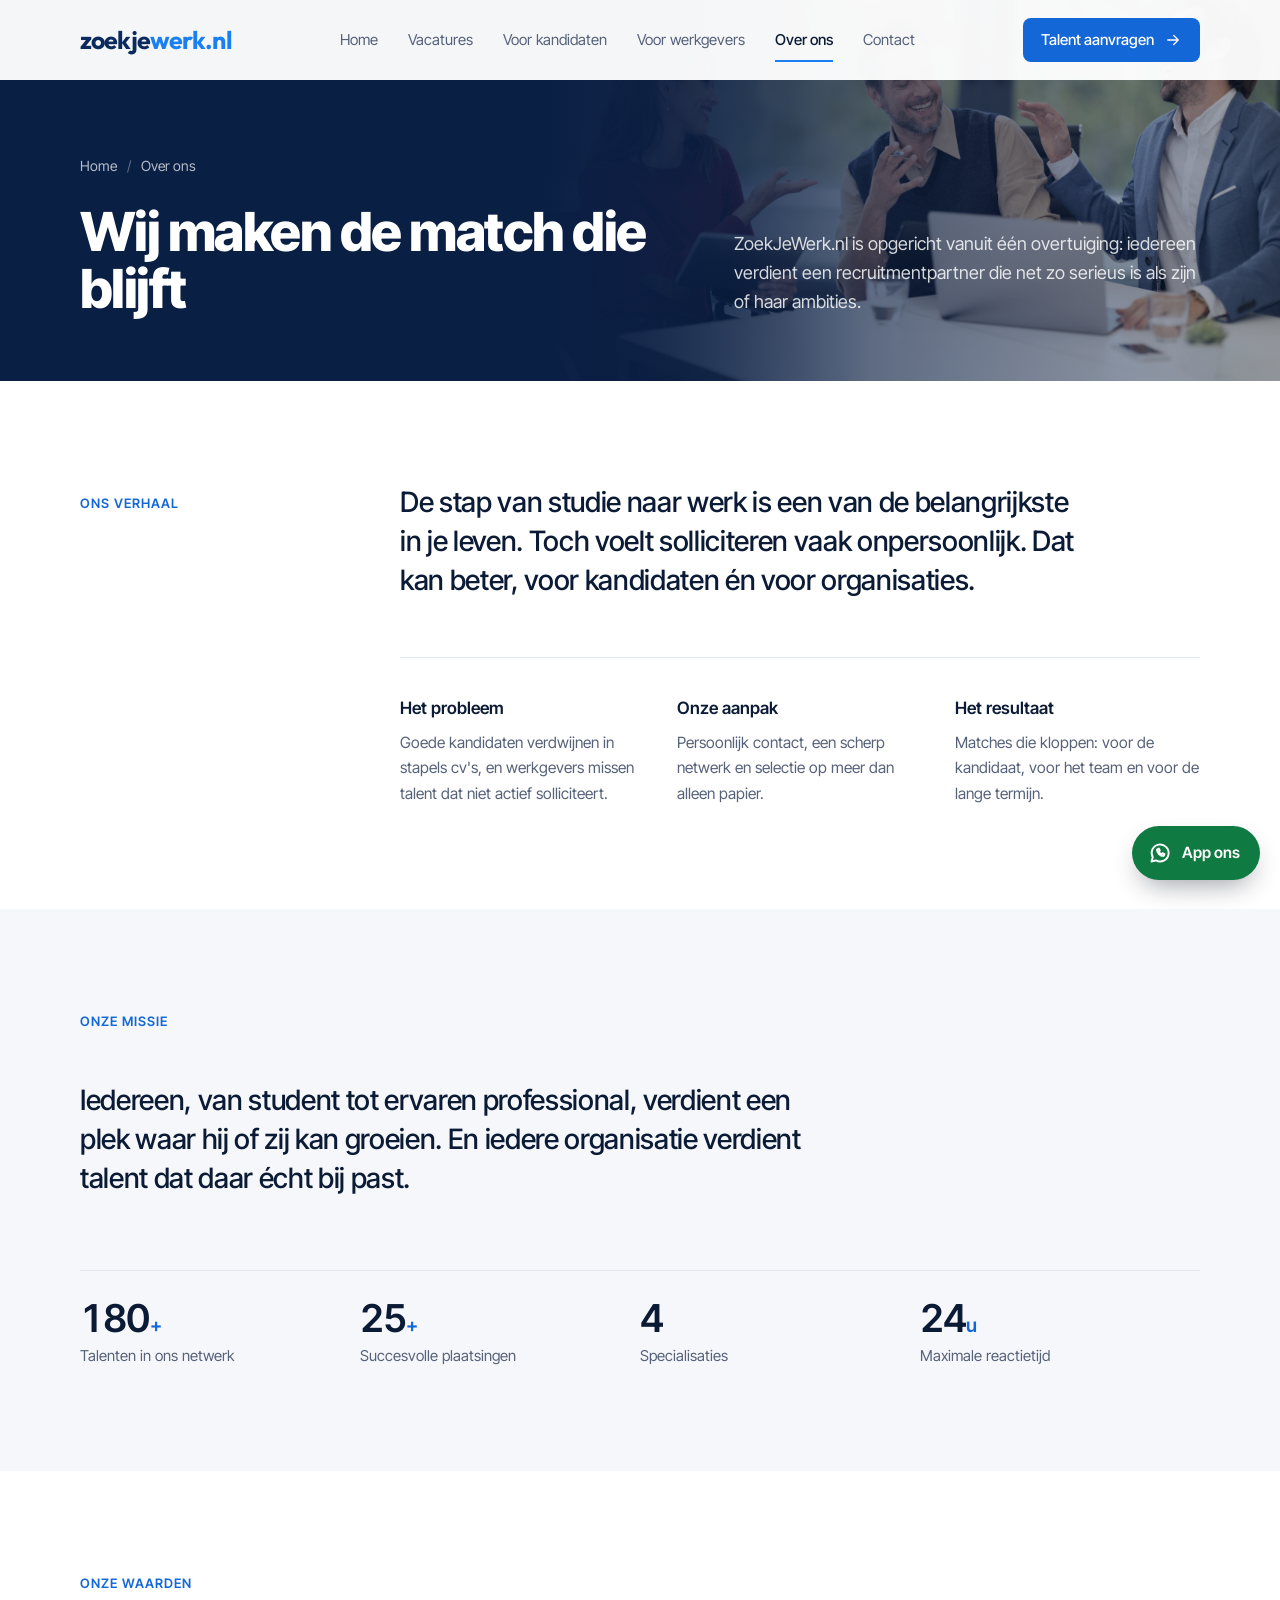
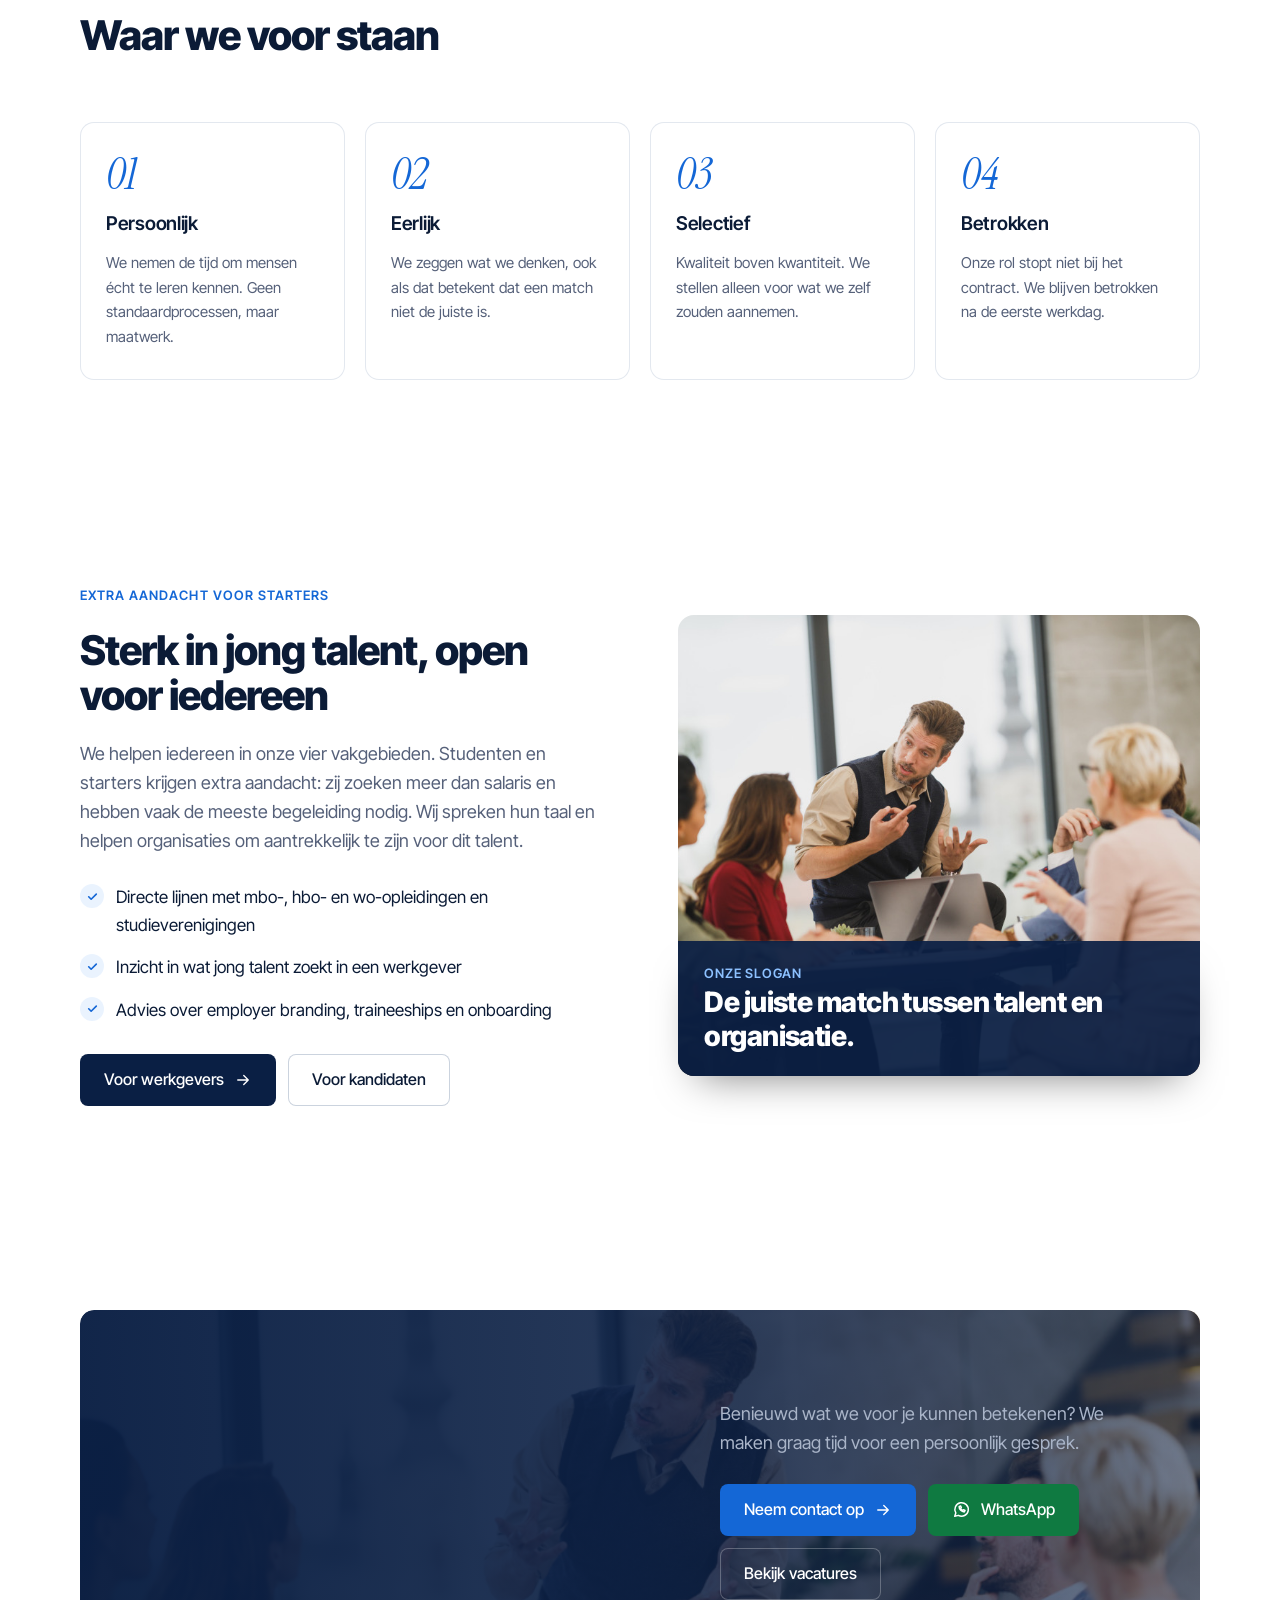
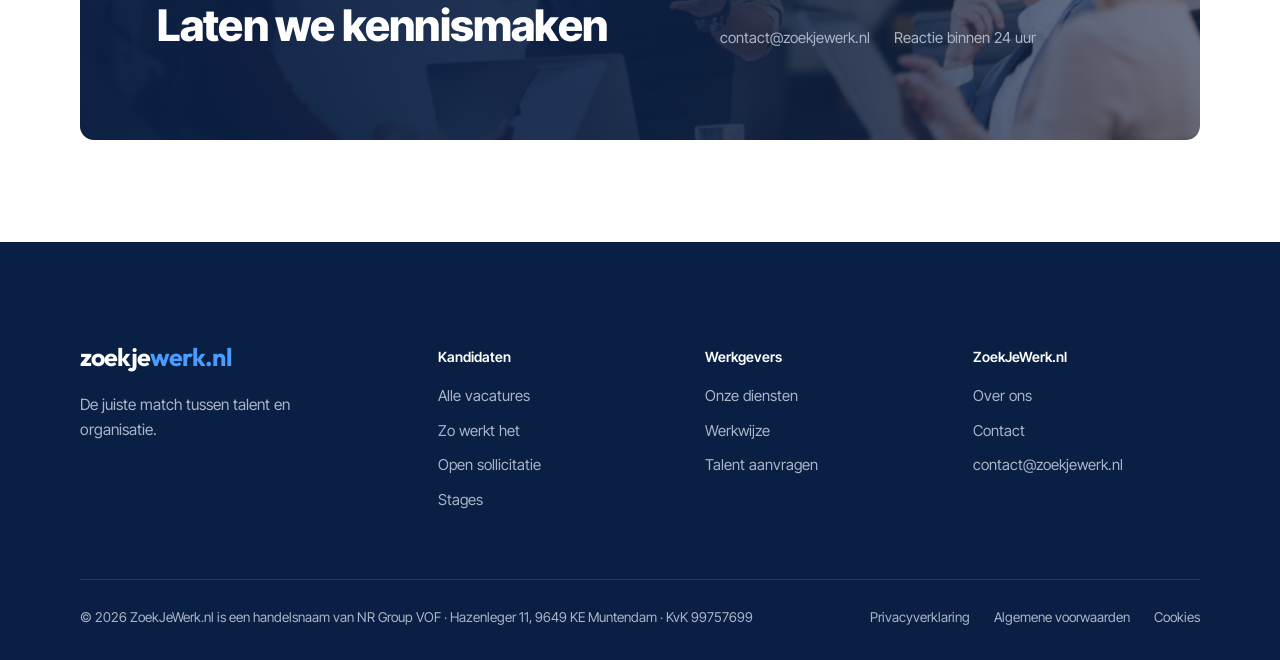
<file: over-ons.html>
<!DOCTYPE html>
<html lang="nl">
<head>
  <meta charset="utf-8">
  <meta name="viewport" content="width=device-width, initial-scale=1">
  <title>Over ons — ZoekJeWerk.nl</title>
  <meta name="description" content="ZoekJeWerk.nl is een recruitmentbureau voor sales &amp; commercieel, office &amp; digital, techniek &amp; bouw en horeca. Lees wie we zijn en waar we voor staan.">
  <meta name="theme-color" content="#040B1C">
  <meta property="og:title" content="Over ons — ZoekJeWerk.nl">
  <meta property="og:description" content="ZoekJeWerk.nl is een recruitmentbureau voor sales &amp; commercieel, office &amp; digital, techniek &amp; bouw en horeca. Lees wie we zijn en waar we voor staan.">
  <meta property="og:type" content="website">
  <meta property="og:locale" content="nl_NL">
  <link rel="icon" href="data:image/svg+xml,%3Csvg xmlns='http://www.w3.org/2000/svg' viewBox='0 0 64 64'%3E%3Crect width='64' height='64' rx='16' fill='%230B2A5E'/%3E%3Ctext x='32' y='45' text-anchor='middle' font-family='Arial,Helvetica,sans-serif' font-weight='800' font-size='40' fill='%23fff'%3Ez%3C/text%3E%3Ccircle cx='48' cy='44' r='5' fill='%231A7FF0'/%3E%3C/svg%3E">
  <link rel="preconnect" href="https://fonts.googleapis.com">
  <link rel="preconnect" href="https://fonts.gstatic.com" crossorigin>
  <link href="https://fonts.googleapis.com/css2?family=Inter+Tight:wght@400;500;600;700;800&family=Instrument+Serif:ital@1&family=Outfit:wght@600;700&display=swap" rel="stylesheet">
  <link rel="stylesheet" href="assets/css/style.css">
</head>
<body>
  <div class="curtain" aria-hidden="true"><span class="wordmark"><span class="wordmark__a">zoekje</span><span class="wordmark__b">werk.nl</span></span></div>
  <a class="sr-only" href="#main">Direct naar de inhoud</a>

  <header class="header">
    <div class="container header__bar">
      <a class="logo" href="index.html" aria-label="ZoekJeWerk.nl — naar de homepage"><span class="wordmark"><span class="wordmark__a">zoekje</span><span class="wordmark__b">werk.nl</span></span></a>
      <nav class="nav" aria-label="Hoofdmenu">
        <a href="index.html">Home</a>
        <a href="vacatures.html">Vacatures</a>
        <a href="voor-kandidaten.html">Voor kandidaten</a>
        <a href="voor-werkgevers.html">Voor werkgevers</a>
        <a href="over-ons.html" aria-current="page">Over ons</a>
        <a href="contact.html">Contact</a>
      </nav>
      <div class="header__cta">
        <a class="btn btn--accent btn--sm" href="voor-werkgevers.html#aanvraag">Talent aanvragen <svg class="arrow" viewBox="0 0 24 24" fill="none" stroke="currentColor" stroke-width="1.8" stroke-linecap="round" stroke-linejoin="round"><path d="M5 12h14M13 6l6 6-6 6"/></svg></a>
        <button class="menu-toggle" aria-label="Menu openen" aria-expanded="false"><span></span><span></span></button>
      </div>
    </div>
  </header>

  <div class="mobile-menu">
    <nav aria-label="Mobiel menu">
      <a href="index.html">Home</a>
      <a href="vacatures.html">Vacatures</a>
      <a href="voor-kandidaten.html">Voor kandidaten</a>
      <a href="voor-werkgevers.html">Voor werkgevers</a>
      <a href="over-ons.html" aria-current="page">Over ons</a>
      <a href="contact.html">Contact</a>
    </nav>
    <div class="mobile-menu__foot">
      <a class="btn btn--accent" href="voor-werkgevers.html#aanvraag">Talent aanvragen <svg class="arrow" viewBox="0 0 24 24" fill="none" stroke="currentColor" stroke-width="1.8" stroke-linecap="round" stroke-linejoin="round"><path d="M5 12h14M13 6l6 6-6 6"/></svg></a>
      <a class="btn btn--whatsapp" href="https://wa.me/31644904351" target="_blank" rel="noopener"><svg class="wa-icon" viewBox="0 0 24 24" fill="none" stroke="currentColor" stroke-width="1.9" stroke-linecap="round" stroke-linejoin="round" aria-hidden="true"><path d="M3.5 20.5l1.3-4.2A8.5 8.5 0 1 1 8 19.4l-4.5 1.1z"/><path d="M9 8.5c0 3.5 3 6.5 6.5 6.5l1-1.8-2-1-1 1c-1.2-.4-2.3-1.5-2.7-2.7l1-1-1-2L9 8.5z"/></svg>App ons via WhatsApp</a>
      <a href="mailto:contact@zoekjewerk.nl">contact@zoekjewerk.nl</a>
    </div>
  </div>

  <main id="main">

    <section class="page-hero page-hero--photo">
      <div class="page-hero__photo" style="background-image:url('assets/images/foto/over-ons.jpg')" aria-hidden="true"></div>
      <div class="orb orb--gold"></div>
      <div class="orb orb--blue"></div>
      <div class="fx-grid"></div>
      <div class="container page-hero__inner">
        <div class="breadcrumb fade-up"><a href="index.html">Home</a><span>/</span>Over ons</div>
        <div class="page-hero__grid">
          <h1 class="h1">Wij maken de match die blijft</h1>
          <div class="fade-up" style="--d:.6s; display:grid; gap:28px">
            <p class="lead">ZoekJeWerk.nl is opgericht vanuit één overtuiging: iedereen verdient een recruitmentpartner die net zo serieus is als zijn of haar ambities.</p>
            
          </div>
        </div>
        
      </div>
    </section>

    <section class="section">
      <div class="container intro-grid">
        <div class="intro-side"><span class="eyebrow reveal">Ons verhaal</span></div>
        <div>
          <p class="statement">De stap van studie naar werk is een van de belangrijkste in je leven. Toch voelt solliciteren vaak onpersoonlijk. Dat kan beter, voor kandidaten én voor organisaties.</p>
          <div class="intro-foot">
            <div class="reveal"><h4>Het probleem</h4><p>Goede kandidaten verdwijnen in stapels cv's, en werkgevers missen talent dat niet actief solliciteert.</p></div>
            <div class="reveal" style="--d:.1s"><h4>Onze aanpak</h4><p>Persoonlijk contact, een scherp netwerk en selectie op meer dan alleen papier.</p></div>
            <div class="reveal" style="--d:.2s"><h4>Het resultaat</h4><p>Matches die kloppen: voor de kandidaat, voor het team en voor de lange termijn.</p></div>
          </div>
        </div>
      </div>
    </section>

    <section class="section dark fx-noise" style="overflow:hidden">
      <div class="orb orb--gold" style="width:600px;height:600px;right:-200px;top:-200px;opacity:.35"></div>
      <div class="container" style="position:relative;z-index:1;display:grid;gap:48px">
        <span class="eyebrow reveal">Onze missie</span>
        <p class="mission reveal">Iedereen, van student tot ervaren professional, verdient een plek waar hij of zij kan groeien. En iedere organisatie verdient talent dat daar écht bij past.</p>
        <div class="stats" style="margin-top:24px">
          <div class="stat"><div class="stat__num">180<small>+</small></div><p>Talenten in ons netwerk</p></div>
          <div class="stat"><div class="stat__num">25<small>+</small></div><p>Succesvolle plaatsingen</p></div>
          <div class="stat"><div class="stat__num">4</div><p>Specialisaties</p></div>
          <div class="stat"><div class="stat__num">24<small>u</small></div><p>Maximale reactietijd</p></div>
        </div>
      </div>
    </section>

    <section class="section">
      <div class="container">
        <div class="section-head">
          <span class="eyebrow reveal">Onze waarden</span>
          <h2 class="h2">Waar we voor staan</h2>
        </div>
        <div class="values">
          <div class="value reveal"><span class="value__n">01</span><h3>Persoonlijk</h3><p>We nemen de tijd om mensen écht te leren kennen. Geen standaardprocessen, maar maatwerk.</p></div>
          <div class="value reveal" style="--d:.08s"><span class="value__n">02</span><h3>Eerlijk</h3><p>We zeggen wat we denken, ook als dat betekent dat een match niet de juiste is.</p></div>
          <div class="value reveal" style="--d:.16s"><span class="value__n">03</span><h3>Selectief</h3><p>Kwaliteit boven kwantiteit. We stellen alleen voor wat we zelf zouden aannemen.</p></div>
          <div class="value reveal" style="--d:.24s"><span class="value__n">04</span><h3>Betrokken</h3><p>Onze rol stopt niet bij het contract. We blijven betrokken na de eerste werkdag.</p></div>
        </div>
      </div>
    </section>

    <section class="section white">
      <div class="container split">
        <div class="split__copy">
          <span class="eyebrow reveal">Extra aandacht voor starters</span>
          <h2 class="h2">Sterk in jong talent, open voor iedereen</h2>
          <p class="lead reveal">We helpen iedereen in onze vier vakgebieden. Studenten en starters krijgen extra aandacht: zij zoeken meer dan salaris en hebben vaak de meeste begeleiding nodig. Wij spreken hun taal en helpen organisaties om aantrekkelijk te zijn voor dit talent.</p>
          <ul class="checklist reveal">
            <li><div>Directe lijnen met mbo-, hbo- en wo-opleidingen en studieverenigingen</div></li>
            <li><div>Inzicht in wat jong talent zoekt in een werkgever</div></li>
            <li><div>Advies over employer branding, traineeships en onboarding</div></li>
          </ul>
          <div class="reveal" style="display:flex;gap:12px;flex-wrap:wrap;margin-top:8px">
            <a class="btn" href="voor-werkgevers.html">Voor werkgevers <svg class="arrow" viewBox="0 0 24 24" fill="none" stroke="currentColor" stroke-width="1.8" stroke-linecap="round" stroke-linejoin="round"><path d="M5 12h14M13 6l6 6-6 6"/></svg></a>
            <a class="btn btn--ghost" href="voor-kandidaten.html">Voor kandidaten</a>
          </div>
        </div>
        <figure class="photo-panel photo-panel--quote">
          <img src="assets/images/foto/team-overleg.jpg" alt="Team in overleg aan tafel" loading="lazy" width="960" height="640">
          <figcaption><span>Onze slogan</span><b>De juiste match tussen talent en organisatie.</b></figcaption>
        </figure>
      </div>
    </section>

    <section class="section--tight">
      <div class="container">
        <div class="cta cta--photo" style="background-image:url('assets/images/foto/cta-team.jpg')">
          <div class="cta__inner">
            <h2>Laten we kennismaken</h2>
            <div class="cta__side">
              <p class="lead">Benieuwd wat we voor je kunnen betekenen? We maken graag tijd voor een persoonlijk gesprek.</p>
              <div class="cta__actions">
                <a class="btn btn--accent" href="contact.html">Neem contact op <svg class="arrow" viewBox="0 0 24 24" fill="none" stroke="currentColor" stroke-width="1.8" stroke-linecap="round" stroke-linejoin="round"><path d="M5 12h14M13 6l6 6-6 6"/></svg></a>
                <a class="btn btn--whatsapp" href="https://wa.me/31644904351" target="_blank" rel="noopener"><svg class="wa-icon" viewBox="0 0 24 24" fill="none" stroke="currentColor" stroke-width="1.9" stroke-linecap="round" stroke-linejoin="round" aria-hidden="true"><path d="M3.5 20.5l1.3-4.2A8.5 8.5 0 1 1 8 19.4l-4.5 1.1z"/><path d="M9 8.5c0 3.5 3 6.5 6.5 6.5l1-1.8-2-1-1 1c-1.2-.4-2.3-1.5-2.7-2.7l1-1-1-2L9 8.5z"/></svg>WhatsApp</a>
                <a class="btn btn--ghost" href="vacatures.html">Bekijk vacatures</a>
              </div>
              <div class="cta__contact">
                <a href="mailto:contact@zoekjewerk.nl">contact@zoekjewerk.nl</a>
                <span>Reactie binnen 24 uur</span>
              </div>
            </div>
          </div>
        </div>
      </div>
    </section>

  </main>

  <footer class="footer">
    <div class="container">
      <div class="footer__top">
        <div class="footer__brand">
          <a class="logo" href="index.html" aria-label="ZoekJeWerk.nl"><span class="wordmark"><span class="wordmark__a">zoekje</span><span class="wordmark__b">werk.nl</span></span></a>
          <p class="footer__tagline">De juiste match tussen talent en organisatie.</p>
        </div>
        <div>
          <h4>Kandidaten</h4>
          <ul>
            <li><a href="vacatures.html">Alle vacatures</a></li>
            <li><a href="voor-kandidaten.html">Zo werkt het</a></li>
            <li><a href="voor-kandidaten.html#aanmelden">Open sollicitatie</a></li>
            <li><a href="vacatures.html?type=Stage">Stages</a></li>
          </ul>
        </div>
        <div>
          <h4>Werkgevers</h4>
          <ul>
            <li><a href="voor-werkgevers.html">Onze diensten</a></li>
            <li><a href="voor-werkgevers.html#werkwijze">Werkwijze</a></li>
            <li><a href="voor-werkgevers.html#aanvraag">Talent aanvragen</a></li>
          </ul>
        </div>
        <div>
          <h4>ZoekJeWerk.nl</h4>
          <ul>
            <li><a href="over-ons.html">Over ons</a></li>
            <li><a href="contact.html">Contact</a></li>
            <li><a href="mailto:contact@zoekjewerk.nl">contact@zoekjewerk.nl</a></li>
          </ul>
        </div>
      </div>
      <div class="footer__word" aria-hidden="true">zoekjewerk.nl</div>
      <div class="footer__bottom">
        <span>© <span data-year>2026</span> ZoekJeWerk.nl is een handelsnaam van NR Group VOF · Hazenleger 11, 9649 KE Muntendam · KvK 99757699</span>
        <nav aria-label="Juridisch">
          <a href="privacyverklaring.html">Privacyverklaring</a>
          <a href="algemene-voorwaarden.html">Algemene voorwaarden</a>
          <a href="cookieverklaring.html">Cookies</a>
        </nav>
      </div>
    </div>
  </footer>
  <script src="assets/js/main.js" defer></script>
</body>
</html>
</file>
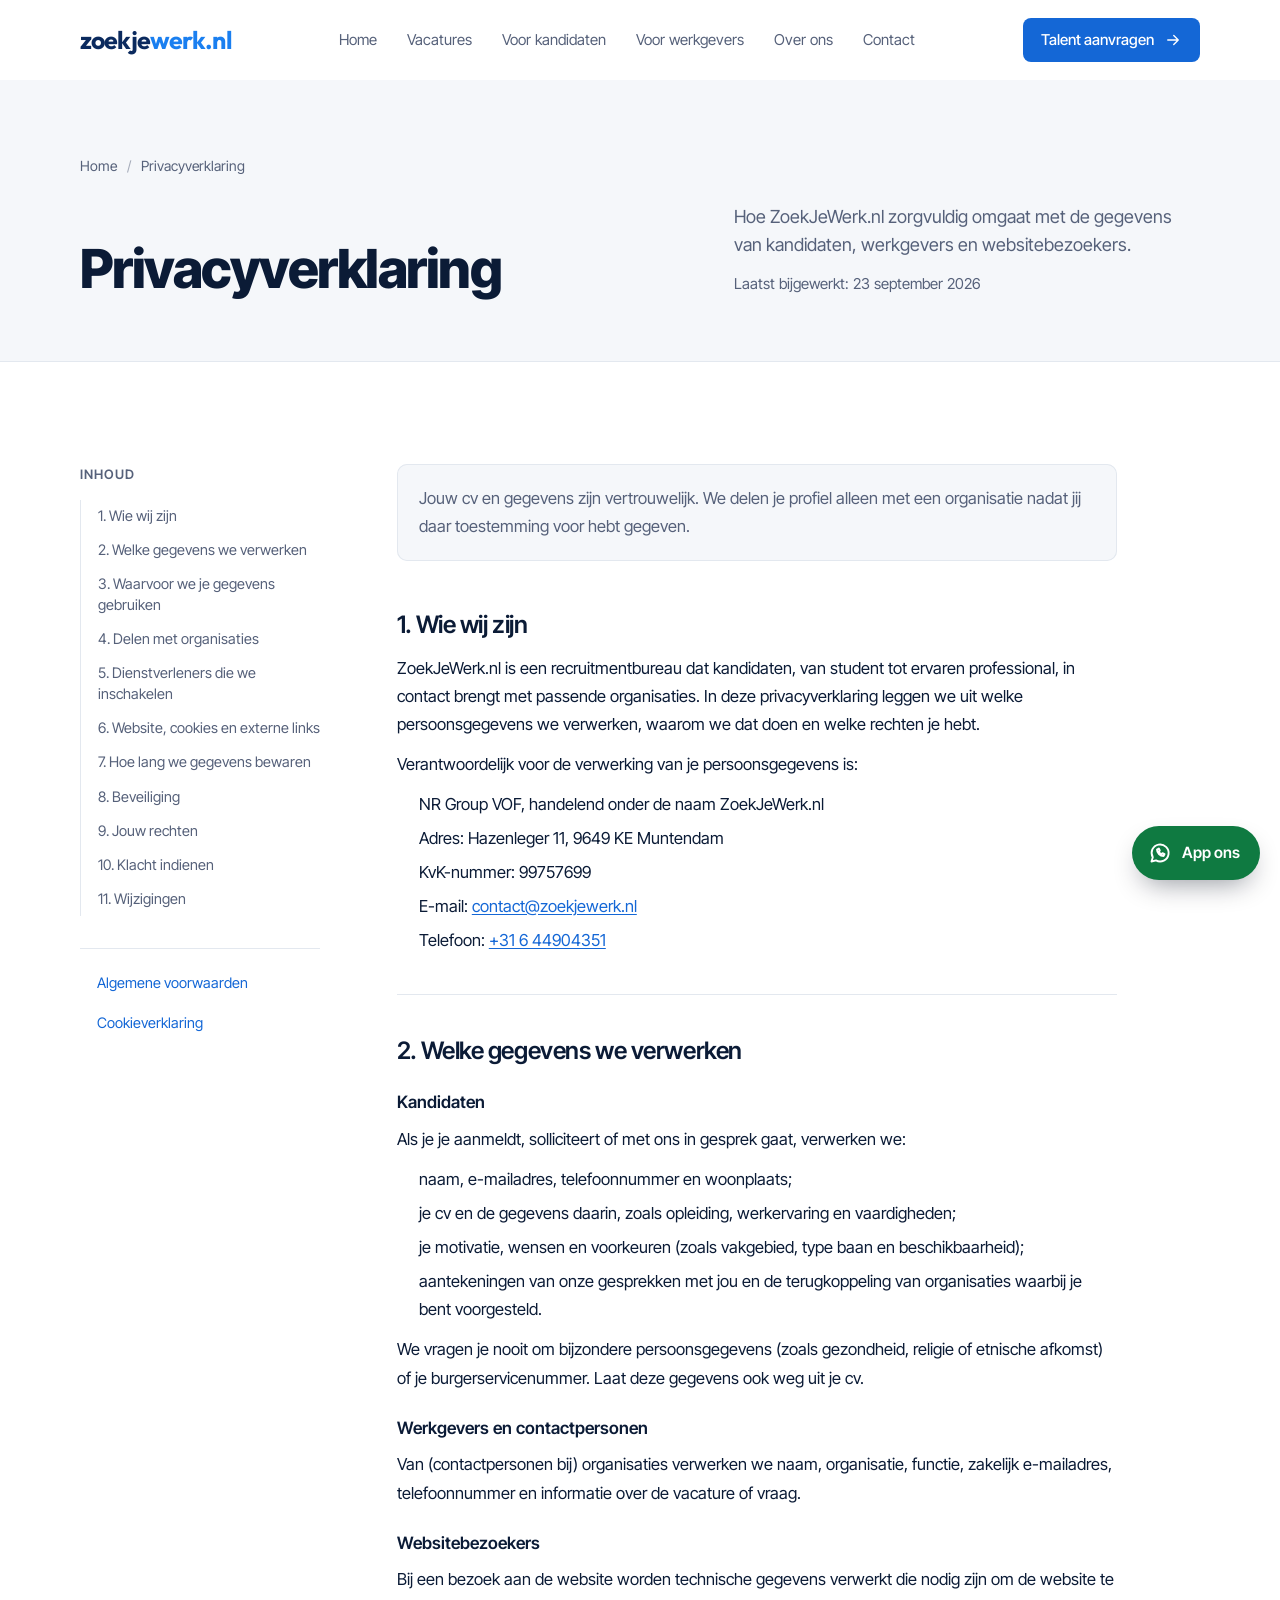
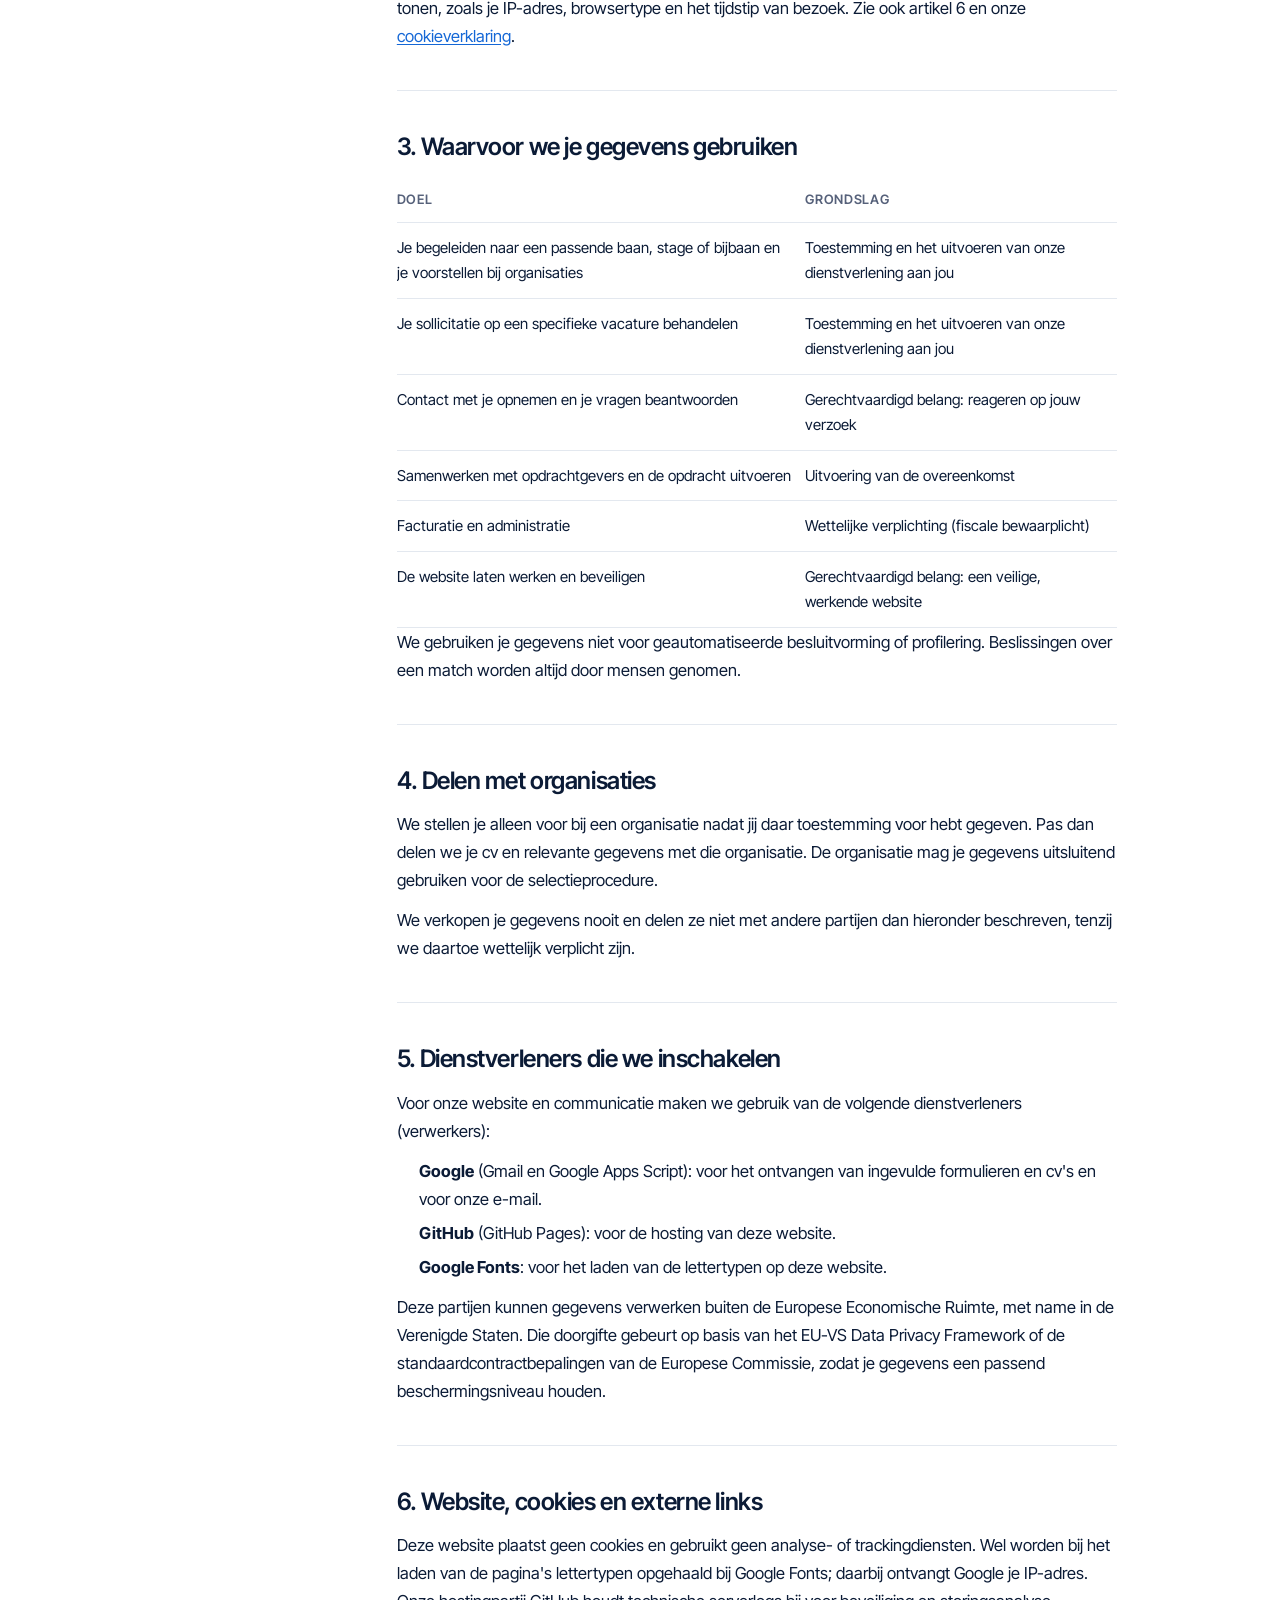
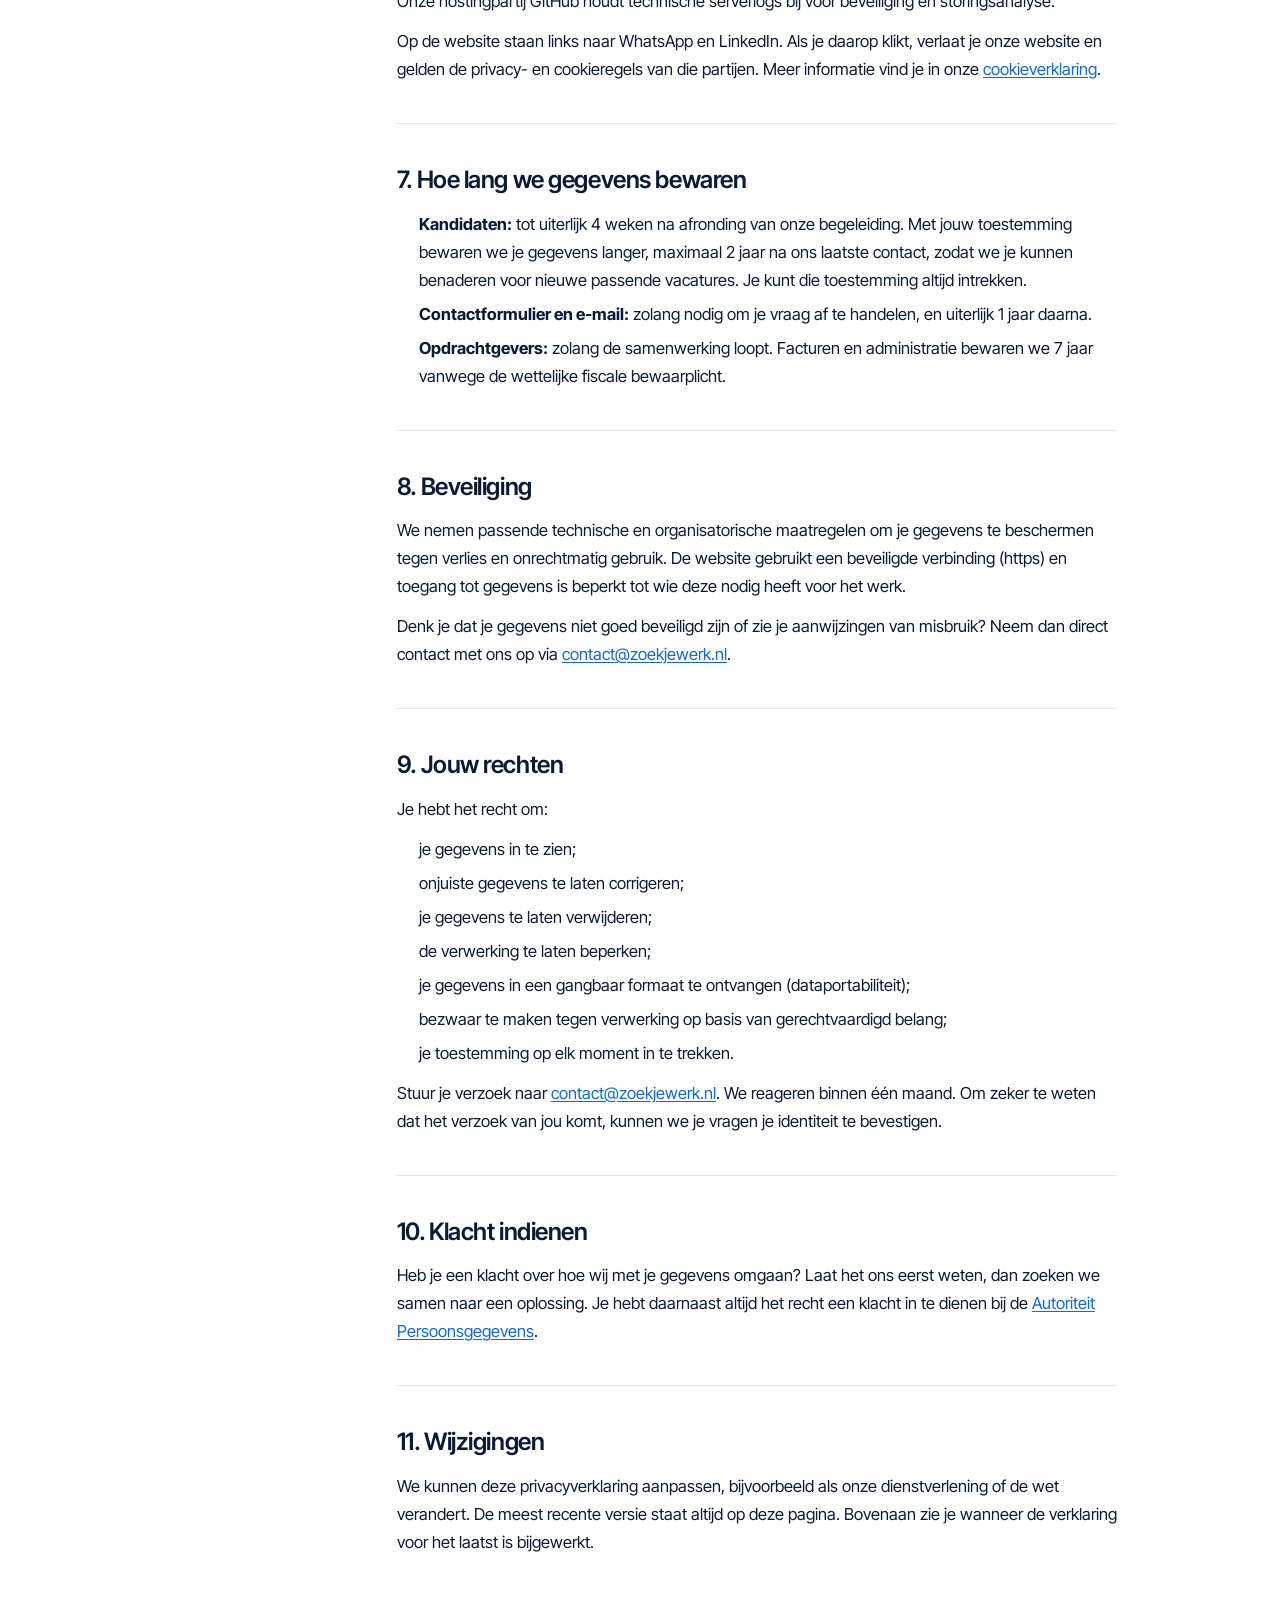
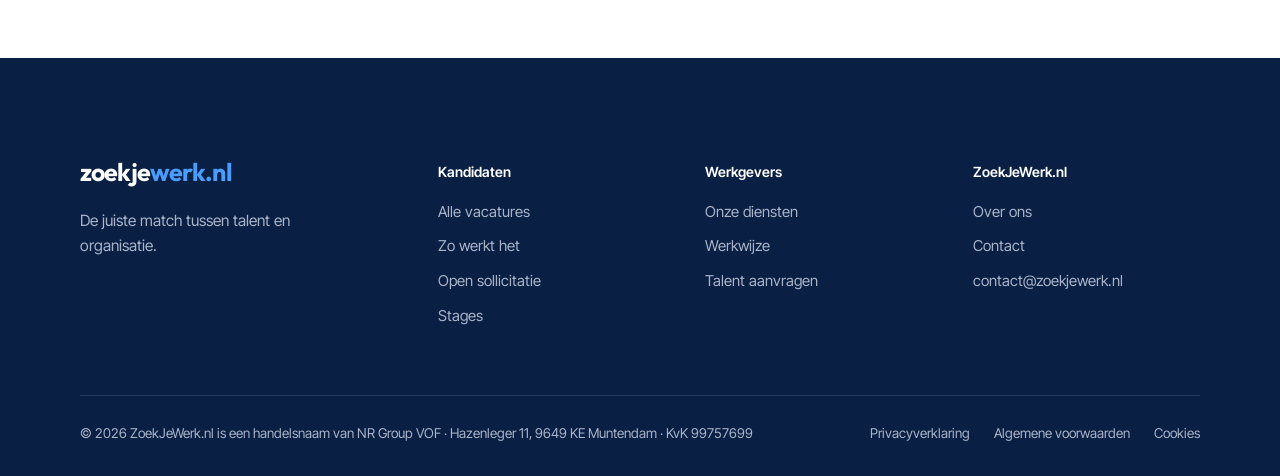
<file: privacyverklaring.html>
<!DOCTYPE html>
<html lang="nl">
<head>
  <meta charset="utf-8">
  <meta name="viewport" content="width=device-width, initial-scale=1">
  <title>Privacyverklaring — ZoekJeWerk.nl</title>
  <meta name="description" content="Lees hoe ZoekJeWerk.nl omgaat met je persoonsgegevens, waarvoor we ze gebruiken en welke rechten je hebt.">
  <meta name="theme-color" content="#040B1C">
  <meta property="og:title" content="Privacyverklaring — ZoekJeWerk.nl">
  <meta property="og:description" content="Lees hoe ZoekJeWerk.nl omgaat met je persoonsgegevens, waarvoor we ze gebruiken en welke rechten je hebt.">
  <meta property="og:type" content="website">
  <meta property="og:locale" content="nl_NL">
  <link rel="icon" href="data:image/svg+xml,%3Csvg xmlns='http://www.w3.org/2000/svg' viewBox='0 0 64 64'%3E%3Crect width='64' height='64' rx='16' fill='%230B2A5E'/%3E%3Ctext x='32' y='45' text-anchor='middle' font-family='Arial,Helvetica,sans-serif' font-weight='800' font-size='40' fill='%23fff'%3Ez%3C/text%3E%3Ccircle cx='48' cy='44' r='5' fill='%231A7FF0'/%3E%3C/svg%3E">
  <link rel="preconnect" href="https://fonts.googleapis.com">
  <link rel="preconnect" href="https://fonts.gstatic.com" crossorigin>
  <link href="https://fonts.googleapis.com/css2?family=Inter+Tight:wght@400;500;600;700;800&family=Instrument+Serif:ital@1&family=Outfit:wght@600;700&display=swap" rel="stylesheet">
  <link rel="stylesheet" href="assets/css/style.css">
</head>
<body>
  <div class="curtain" aria-hidden="true"><span class="wordmark"><span class="wordmark__a">zoekje</span><span class="wordmark__b">werk.nl</span></span></div>
  <a class="sr-only" href="#main">Direct naar de inhoud</a>

  <header class="header">
    <div class="container header__bar">
      <a class="logo" href="index.html" aria-label="ZoekJeWerk.nl — naar de homepage"><span class="wordmark"><span class="wordmark__a">zoekje</span><span class="wordmark__b">werk.nl</span></span></a>
      <nav class="nav" aria-label="Hoofdmenu">
        <a href="index.html">Home</a>
        <a href="vacatures.html">Vacatures</a>
        <a href="voor-kandidaten.html">Voor kandidaten</a>
        <a href="voor-werkgevers.html">Voor werkgevers</a>
        <a href="over-ons.html">Over ons</a>
        <a href="contact.html">Contact</a>
      </nav>
      <div class="header__cta">
        <a class="btn btn--accent btn--sm" href="voor-werkgevers.html#aanvraag">Talent aanvragen <svg class="arrow" viewBox="0 0 24 24" fill="none" stroke="currentColor" stroke-width="1.8" stroke-linecap="round" stroke-linejoin="round"><path d="M5 12h14M13 6l6 6-6 6"/></svg></a>
        <button class="menu-toggle" aria-label="Menu openen" aria-expanded="false"><span></span><span></span></button>
      </div>
    </div>
  </header>

  <div class="mobile-menu">
    <nav aria-label="Mobiel menu">
      <a href="index.html">Home</a>
      <a href="vacatures.html">Vacatures</a>
      <a href="voor-kandidaten.html">Voor kandidaten</a>
      <a href="voor-werkgevers.html">Voor werkgevers</a>
      <a href="over-ons.html">Over ons</a>
      <a href="contact.html">Contact</a>
    </nav>
    <div class="mobile-menu__foot">
      <a class="btn btn--accent" href="voor-werkgevers.html#aanvraag">Talent aanvragen <svg class="arrow" viewBox="0 0 24 24" fill="none" stroke="currentColor" stroke-width="1.8" stroke-linecap="round" stroke-linejoin="round"><path d="M5 12h14M13 6l6 6-6 6"/></svg></a>
      <a class="btn btn--whatsapp" href="https://wa.me/31644904351" target="_blank" rel="noopener"><svg class="wa-icon" viewBox="0 0 24 24" fill="none" stroke="currentColor" stroke-width="1.9" stroke-linecap="round" stroke-linejoin="round" aria-hidden="true"><path d="M3.5 20.5l1.3-4.2A8.5 8.5 0 1 1 8 19.4l-4.5 1.1z"/><path d="M9 8.5c0 3.5 3 6.5 6.5 6.5l1-1.8-2-1-1 1c-1.2-.4-2.3-1.5-2.7-2.7l1-1-1-2L9 8.5z"/></svg>App ons via WhatsApp</a>
      <a href="mailto:contact@zoekjewerk.nl">contact@zoekjewerk.nl</a>
    </div>
  </div>

  <main id="main">

    <section class="page-hero legal-hero">
      <div class="container page-hero__inner">
        <div class="breadcrumb fade-up"><a href="index.html">Home</a><span>/</span>Privacyverklaring</div>
        <div class="page-hero__grid">
          <h1 class="h1">Privacy&shy;verklaring</h1>
          <div class="fade-up" style="--d:.5s; display:grid; gap:12px">
            <p class="lead">Hoe ZoekJeWerk.nl zorgvuldig omgaat met de gegevens van kandidaten, werkgevers en websitebezoekers.</p>
            <p class="muted" style="font-size:15px">Laatst bijgewerkt: 23 september 2026</p>
          </div>
        </div>
      </div>
    </section>

    <section class="section--tight">
      <div class="container legal">
        <nav class="legal__toc" aria-label="Inhoud">
          <h4>Inhoud</h4>
          <ol>
            <li><a href="#wie">1. Wie wij zijn</a></li>
            <li><a href="#gegevens">2. Welke gegevens we verwerken</a></li>
            <li><a href="#doelen">3. Waarvoor we je gegevens gebruiken</a></li>
            <li><a href="#delen">4. Delen met organisaties</a></li>
            <li><a href="#verwerkers">5. Dienstverleners die we inschakelen</a></li>
            <li><a href="#website">6. Website, cookies en externe links</a></li>
            <li><a href="#bewaren">7. Hoe lang we gegevens bewaren</a></li>
            <li><a href="#beveiliging">8. Beveiliging</a></li>
            <li><a href="#rechten">9. Jouw rechten</a></li>
            <li><a href="#klacht">10. Klacht indienen</a></li>
            <li><a href="#wijzigingen">11. Wijzigingen</a></li>
          </ol>
          <div class="legal__related">
            <a href="algemene-voorwaarden.html">Algemene voorwaarden</a>
            <a href="cookieverklaring.html">Cookieverklaring</a>
          </div>
        </nav>
        <article class="legal__body">
          <p class="legal__intro">Jouw cv en gegevens zijn vertrouwelijk. We delen je profiel alleen met een organisatie nadat jij daar toestemming voor hebt gegeven.</p>

          <section id="wie">
            <h2>1. Wie wij zijn</h2>
            <p>ZoekJeWerk.nl is een recruitmentbureau dat kandidaten, van student tot ervaren professional, in contact brengt met passende organisaties. In deze privacyverklaring leggen we uit welke persoonsgegevens we verwerken, waarom we dat doen en welke rechten je hebt.</p>
            <p>Verantwoordelijk voor de verwerking van je persoonsgegevens is:</p>
            <ul>
              <li>NR Group VOF, handelend onder de naam ZoekJeWerk.nl</li>
              <li>Adres: Hazenleger 11, 9649 KE Muntendam</li>
              <li>KvK-nummer: 99757699</li>
              <li>E-mail: <a href="mailto:contact@zoekjewerk.nl">contact@zoekjewerk.nl</a></li>
              <li>Telefoon: <a href="tel:+31644904351">+31 6 44904351</a></li>
            </ul>
          </section>

          <section id="gegevens">
            <h2>2. Welke gegevens we verwerken</h2>
            <h3>Kandidaten</h3>
            <p>Als je je aanmeldt, solliciteert of met ons in gesprek gaat, verwerken we:</p>
            <ul>
              <li>naam, e-mailadres, telefoonnummer en woonplaats;</li>
              <li>je cv en de gegevens daarin, zoals opleiding, werkervaring en vaardigheden;</li>
              <li>je motivatie, wensen en voorkeuren (zoals vakgebied, type baan en beschikbaarheid);</li>
              <li>aantekeningen van onze gesprekken met jou en de terugkoppeling van organisaties waarbij je bent voorgesteld.</li>
            </ul>
            <p>We vragen je nooit om bijzondere persoonsgegevens (zoals gezondheid, religie of etnische afkomst) of je burgerservicenummer. Laat deze gegevens ook weg uit je cv.</p>
            <h3>Werkgevers en contactpersonen</h3>
            <p>Van (contactpersonen bij) organisaties verwerken we naam, organisatie, functie, zakelijk e-mailadres, telefoonnummer en informatie over de vacature of vraag.</p>
            <h3>Websitebezoekers</h3>
            <p>Bij een bezoek aan de website worden technische gegevens verwerkt die nodig zijn om de website te tonen, zoals je IP-adres, browsertype en het tijdstip van bezoek. Zie ook artikel 6 en onze <a href="cookieverklaring.html">cookieverklaring</a>.</p>
          </section>

          <section id="doelen">
            <h2>3. Waarvoor we je gegevens gebruiken</h2>
            <div class="legal__scroll">
            <table class="legal__table">
              <thead><tr><th>Doel</th><th>Grondslag</th></tr></thead>
              <tbody>
                <tr><td>Je begeleiden naar een passende baan, stage of bijbaan en je voorstellen bij organisaties</td><td>Toestemming en het uitvoeren van onze dienstverlening aan jou</td></tr>
                <tr><td>Je sollicitatie op een specifieke vacature behandelen</td><td>Toestemming en het uitvoeren van onze dienstverlening aan jou</td></tr>
                <tr><td>Contact met je opnemen en je vragen beantwoorden</td><td>Gerechtvaardigd belang: reageren op jouw verzoek</td></tr>
                <tr><td>Samenwerken met opdrachtgevers en de opdracht uitvoeren</td><td>Uitvoering van de overeenkomst</td></tr>
                <tr><td>Facturatie en administratie</td><td>Wettelijke verplichting (fiscale bewaarplicht)</td></tr>
                <tr><td>De website laten werken en beveiligen</td><td>Gerechtvaardigd belang: een veilige, werkende website</td></tr>
              </tbody>
            </table>
            </div>
            <p>We gebruiken je gegevens niet voor geautomatiseerde besluitvorming of profilering. Beslissingen over een match worden altijd door mensen genomen.</p>
          </section>

          <section id="delen">
            <h2>4. Delen met organisaties</h2>
            <p>We stellen je alleen voor bij een organisatie nadat jij daar toestemming voor hebt gegeven. Pas dan delen we je cv en relevante gegevens met die organisatie. De organisatie mag je gegevens uitsluitend gebruiken voor de selectieprocedure.</p>
            <p>We verkopen je gegevens nooit en delen ze niet met andere partijen dan hieronder beschreven, tenzij we daartoe wettelijk verplicht zijn.</p>
          </section>

          <section id="verwerkers">
            <h2>5. Dienstverleners die we inschakelen</h2>
            <p>Voor onze website en communicatie maken we gebruik van de volgende dienstverleners (verwerkers):</p>
            <ul>
              <li><strong>Google</strong> (Gmail en Google Apps Script): voor het ontvangen van ingevulde formulieren en cv's en voor onze e-mail.</li>
              <li><strong>GitHub</strong> (GitHub Pages): voor de hosting van deze website.</li>
              <li><strong>Google Fonts</strong>: voor het laden van de lettertypen op deze website.</li>
            </ul>
            <p>Deze partijen kunnen gegevens verwerken buiten de Europese Economische Ruimte, met name in de Verenigde Staten. Die doorgifte gebeurt op basis van het EU-VS Data Privacy Framework of de standaardcontractbepalingen van de Europese Commissie, zodat je gegevens een passend beschermingsniveau houden.</p>
          </section>

          <section id="website">
            <h2>6. Website, cookies en externe links</h2>
            <p>Deze website plaatst geen cookies en gebruikt geen analyse- of trackingdiensten. Wel worden bij het laden van de pagina's lettertypen opgehaald bij Google Fonts; daarbij ontvangt Google je IP-adres. Onze hostingpartij GitHub houdt technische serverlogs bij voor beveiliging en storingsanalyse.</p>
            <p>Op de website staan links naar WhatsApp en LinkedIn. Als je daarop klikt, verlaat je onze website en gelden de privacy- en cookieregels van die partijen. Meer informatie vind je in onze <a href="cookieverklaring.html">cookieverklaring</a>.</p>
          </section>

          <section id="bewaren">
            <h2>7. Hoe lang we gegevens bewaren</h2>
            <ul>
              <li><strong>Kandidaten:</strong> tot uiterlijk 4 weken na afronding van onze begeleiding. Met jouw toestemming bewaren we je gegevens langer, maximaal 2 jaar na ons laatste contact, zodat we je kunnen benaderen voor nieuwe passende vacatures. Je kunt die toestemming altijd intrekken.</li>
              <li><strong>Contactformulier en e-mail:</strong> zolang nodig om je vraag af te handelen, en uiterlijk 1 jaar daarna.</li>
              <li><strong>Opdrachtgevers:</strong> zolang de samenwerking loopt. Facturen en administratie bewaren we 7 jaar vanwege de wettelijke fiscale bewaarplicht.</li>
            </ul>
          </section>

          <section id="beveiliging">
            <h2>8. Beveiliging</h2>
            <p>We nemen passende technische en organisatorische maatregelen om je gegevens te beschermen tegen verlies en onrechtmatig gebruik. De website gebruikt een beveiligde verbinding (https) en toegang tot gegevens is beperkt tot wie deze nodig heeft voor het werk.</p>
            <p>Denk je dat je gegevens niet goed beveiligd zijn of zie je aanwijzingen van misbruik? Neem dan direct contact met ons op via <a href="mailto:contact@zoekjewerk.nl">contact@zoekjewerk.nl</a>.</p>
          </section>

          <section id="rechten">
            <h2>9. Jouw rechten</h2>
            <p>Je hebt het recht om:</p>
            <ul>
              <li>je gegevens in te zien;</li>
              <li>onjuiste gegevens te laten corrigeren;</li>
              <li>je gegevens te laten verwijderen;</li>
              <li>de verwerking te laten beperken;</li>
              <li>je gegevens in een gangbaar formaat te ontvangen (dataportabiliteit);</li>
              <li>bezwaar te maken tegen verwerking op basis van gerechtvaardigd belang;</li>
              <li>je toestemming op elk moment in te trekken.</li>
            </ul>
            <p>Stuur je verzoek naar <a href="mailto:contact@zoekjewerk.nl">contact@zoekjewerk.nl</a>. We reageren binnen één maand. Om zeker te weten dat het verzoek van jou komt, kunnen we je vragen je identiteit te bevestigen.</p>
          </section>

          <section id="klacht">
            <h2>10. Klacht indienen</h2>
            <p>Heb je een klacht over hoe wij met je gegevens omgaan? Laat het ons eerst weten, dan zoeken we samen naar een oplossing. Je hebt daarnaast altijd het recht een klacht in te dienen bij de <a href="https://www.autoriteitpersoonsgegevens.nl" target="_blank" rel="noopener">Autoriteit Persoonsgegevens</a>.</p>
          </section>

          <section id="wijzigingen">
            <h2>11. Wijzigingen</h2>
            <p>We kunnen deze privacyverklaring aanpassen, bijvoorbeeld als onze dienstverlening of de wet verandert. De meest recente versie staat altijd op deze pagina. Bovenaan zie je wanneer de verklaring voor het laatst is bijgewerkt.</p>
          </section>
        </article>
      </div>
    </section>

  </main>

  <footer class="footer">
    <div class="container">
      <div class="footer__top">
        <div class="footer__brand">
          <a class="logo" href="index.html" aria-label="ZoekJeWerk.nl"><span class="wordmark"><span class="wordmark__a">zoekje</span><span class="wordmark__b">werk.nl</span></span></a>
          <p class="footer__tagline">De juiste match tussen talent en organisatie.</p>
        </div>
        <div>
          <h4>Kandidaten</h4>
          <ul>
            <li><a href="vacatures.html">Alle vacatures</a></li>
            <li><a href="voor-kandidaten.html">Zo werkt het</a></li>
            <li><a href="voor-kandidaten.html#aanmelden">Open sollicitatie</a></li>
            <li><a href="vacatures.html?type=Stage">Stages</a></li>
          </ul>
        </div>
        <div>
          <h4>Werkgevers</h4>
          <ul>
            <li><a href="voor-werkgevers.html">Onze diensten</a></li>
            <li><a href="voor-werkgevers.html#werkwijze">Werkwijze</a></li>
            <li><a href="voor-werkgevers.html#aanvraag">Talent aanvragen</a></li>
          </ul>
        </div>
        <div>
          <h4>ZoekJeWerk.nl</h4>
          <ul>
            <li><a href="over-ons.html">Over ons</a></li>
            <li><a href="contact.html">Contact</a></li>
            <li><a href="mailto:contact@zoekjewerk.nl">contact@zoekjewerk.nl</a></li>
          </ul>
        </div>
      </div>
      <div class="footer__word" aria-hidden="true">zoekjewerk.nl</div>
      <div class="footer__bottom">
        <span>© <span data-year>2026</span> ZoekJeWerk.nl is een handelsnaam van NR Group VOF · Hazenleger 11, 9649 KE Muntendam · KvK 99757699</span>
        <nav aria-label="Juridisch">
          <a href="privacyverklaring.html">Privacyverklaring</a>
          <a href="algemene-voorwaarden.html">Algemene voorwaarden</a>
          <a href="cookieverklaring.html">Cookies</a>
        </nav>
      </div>
    </div>
  </footer>
  <script src="assets/js/main.js" defer></script>
</body>
</html>
</file>
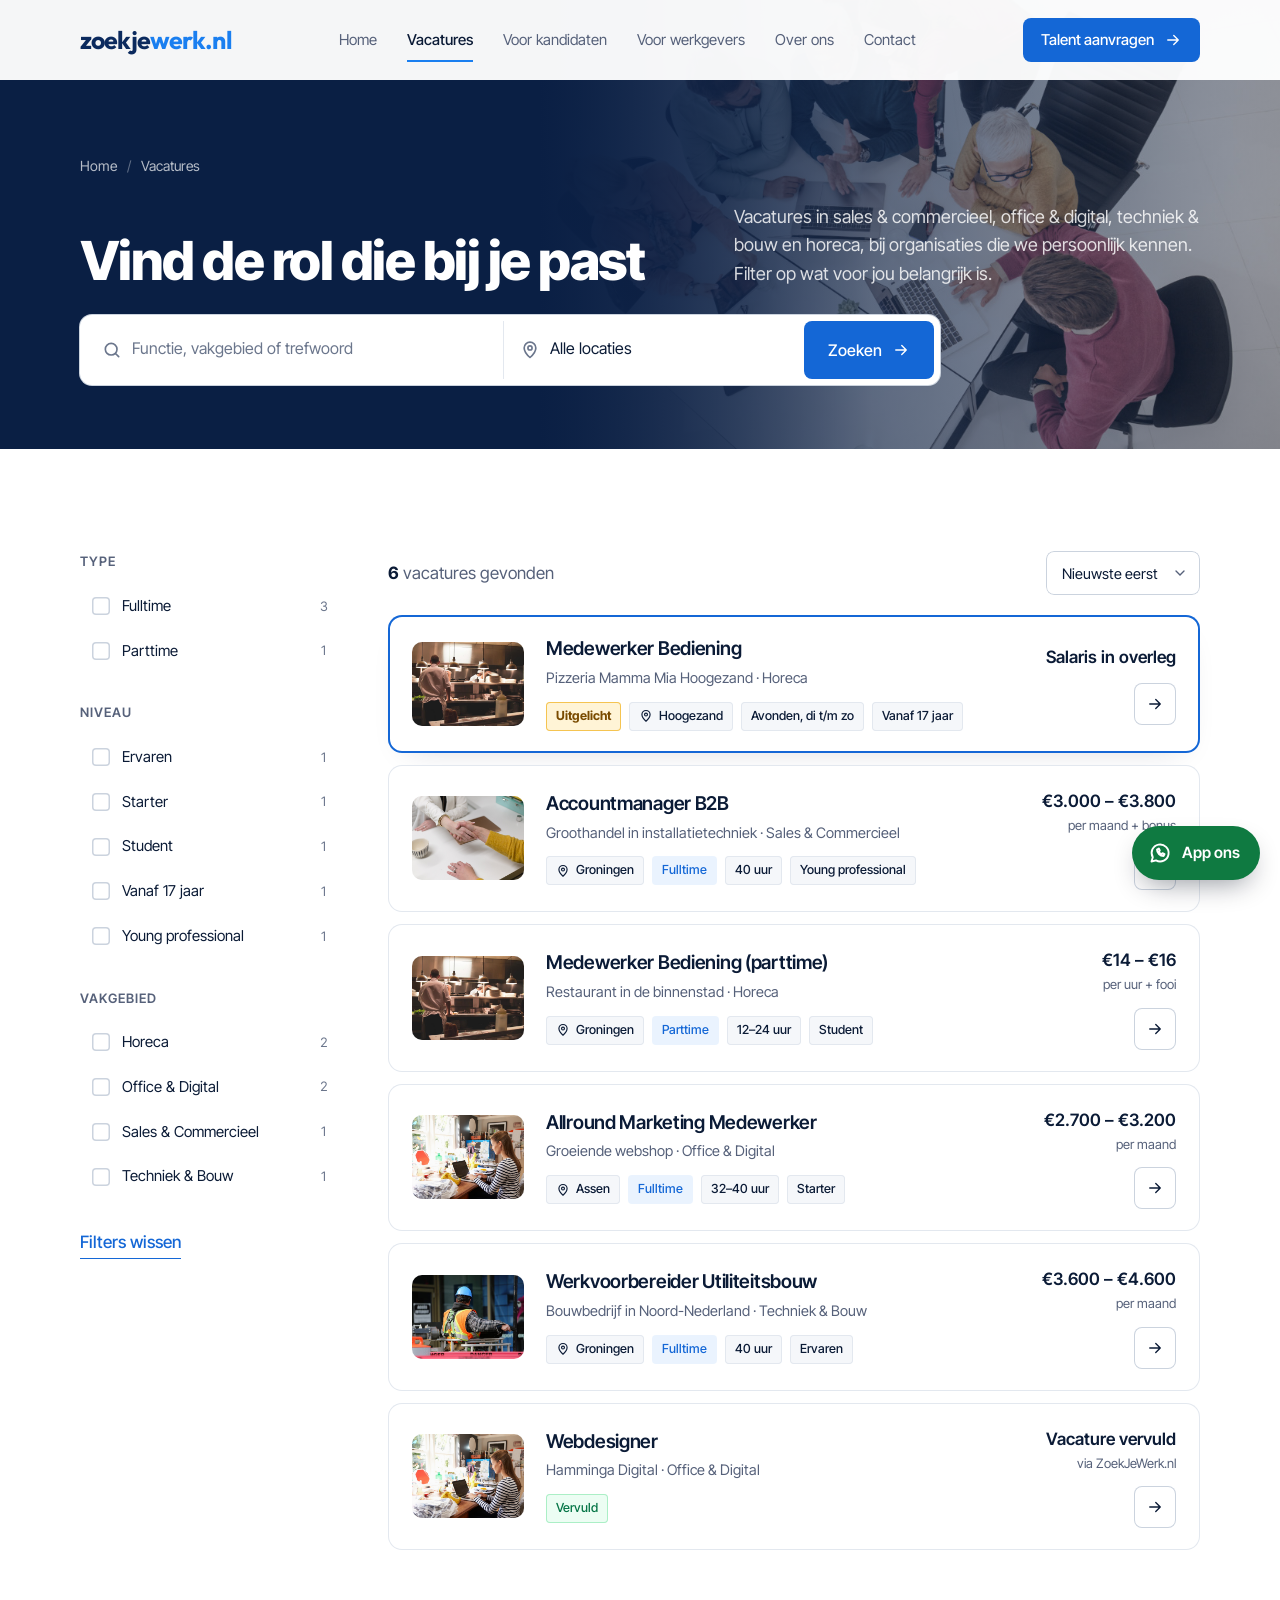
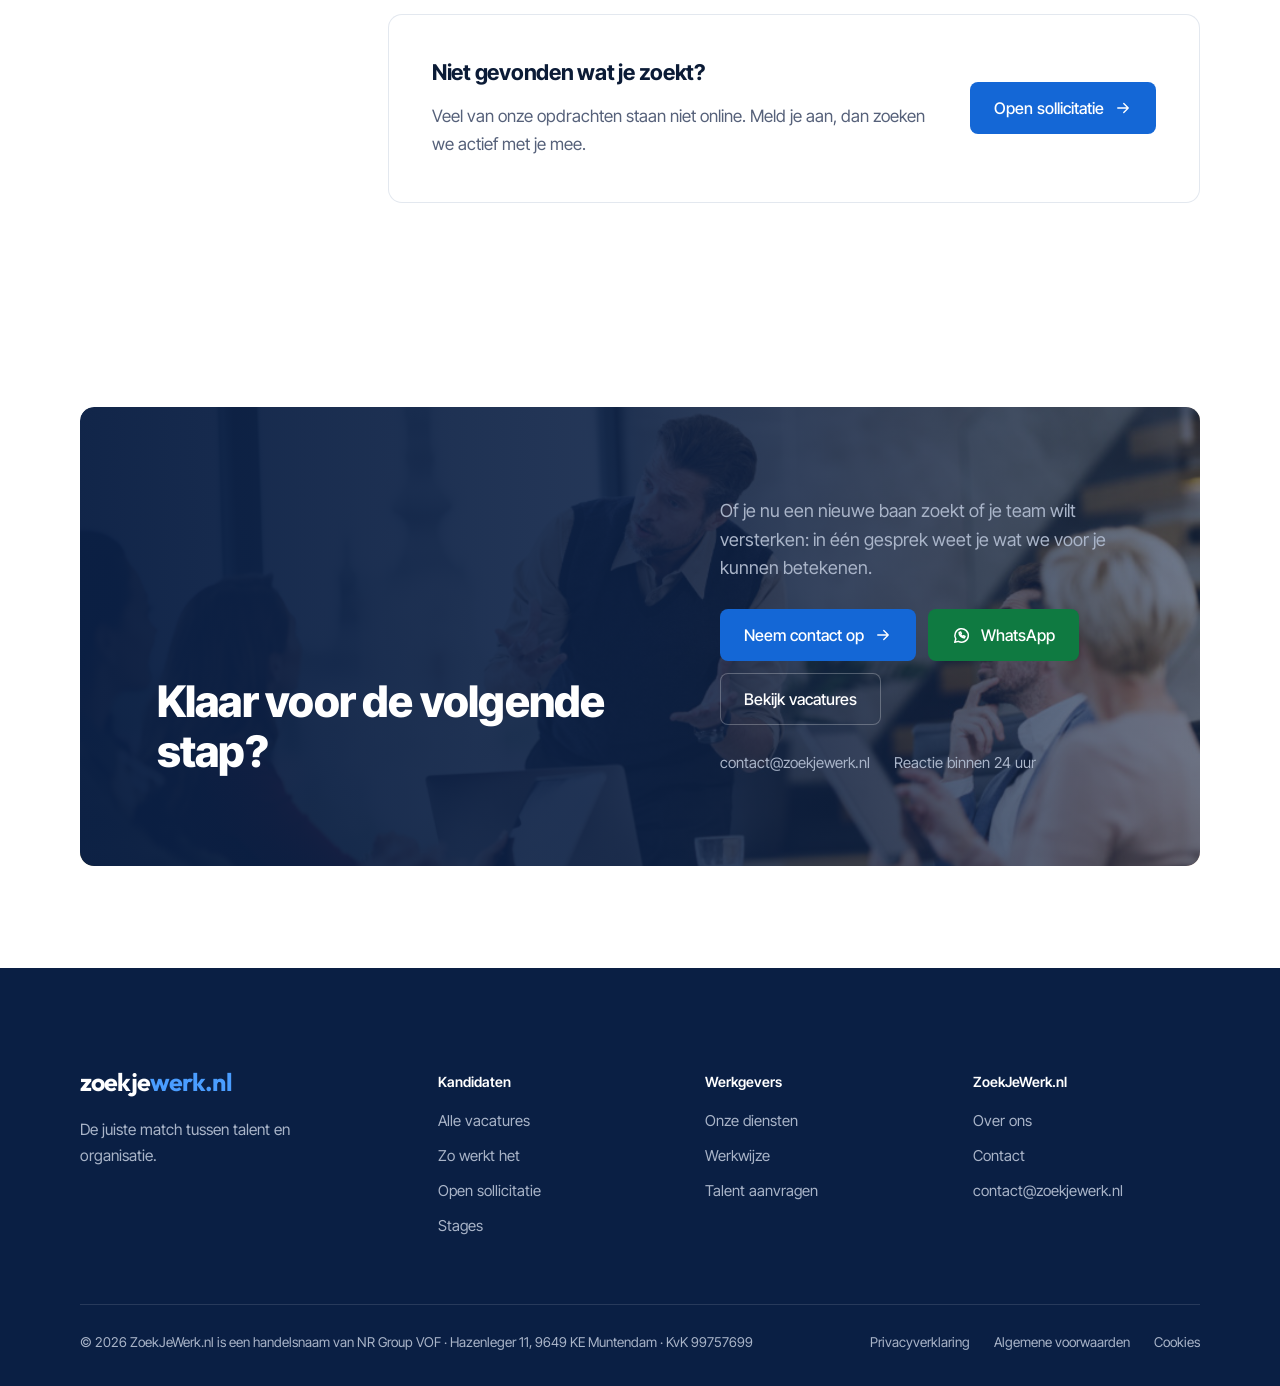
<file: vacatures.html>
<!DOCTYPE html>
<html lang="nl">
<head>
  <meta charset="utf-8">
  <meta name="viewport" content="width=device-width, initial-scale=1">
  <title>Vacatures — ZoekJeWerk.nl</title>
  <meta name="description" content="Bekijk actuele vacatures, traineeships, stages en bijbanen in sales &amp; commercieel, office &amp; digital, techniek &amp; bouw en horeca.">
  <meta name="theme-color" content="#040B1C">
  <meta property="og:title" content="Vacatures — ZoekJeWerk.nl">
  <meta property="og:description" content="Bekijk actuele vacatures, traineeships, stages en bijbanen in sales &amp; commercieel, office &amp; digital, techniek &amp; bouw en horeca.">
  <meta property="og:type" content="website">
  <meta property="og:locale" content="nl_NL">
  <link rel="icon" href="data:image/svg+xml,%3Csvg xmlns='http://www.w3.org/2000/svg' viewBox='0 0 64 64'%3E%3Crect width='64' height='64' rx='16' fill='%230B2A5E'/%3E%3Ctext x='32' y='45' text-anchor='middle' font-family='Arial,Helvetica,sans-serif' font-weight='800' font-size='40' fill='%23fff'%3Ez%3C/text%3E%3Ccircle cx='48' cy='44' r='5' fill='%231A7FF0'/%3E%3C/svg%3E">
  <link rel="preconnect" href="https://fonts.googleapis.com">
  <link rel="preconnect" href="https://fonts.gstatic.com" crossorigin>
  <link href="https://fonts.googleapis.com/css2?family=Inter+Tight:wght@400;500;600;700;800&family=Instrument+Serif:ital@1&family=Outfit:wght@600;700&display=swap" rel="stylesheet">
  <link rel="stylesheet" href="assets/css/style.css">
</head>
<body>
  <div class="curtain" aria-hidden="true"><span class="wordmark"><span class="wordmark__a">zoekje</span><span class="wordmark__b">werk.nl</span></span></div>
  <a class="sr-only" href="#main">Direct naar de inhoud</a>

  <header class="header">
    <div class="container header__bar">
      <a class="logo" href="index.html" aria-label="ZoekJeWerk.nl — naar de homepage"><span class="wordmark"><span class="wordmark__a">zoekje</span><span class="wordmark__b">werk.nl</span></span></a>
      <nav class="nav" aria-label="Hoofdmenu">
        <a href="index.html">Home</a>
        <a href="vacatures.html" aria-current="page">Vacatures</a>
        <a href="voor-kandidaten.html">Voor kandidaten</a>
        <a href="voor-werkgevers.html">Voor werkgevers</a>
        <a href="over-ons.html">Over ons</a>
        <a href="contact.html">Contact</a>
      </nav>
      <div class="header__cta">
        <a class="btn btn--accent btn--sm" href="voor-werkgevers.html#aanvraag">Talent aanvragen <svg class="arrow" viewBox="0 0 24 24" fill="none" stroke="currentColor" stroke-width="1.8" stroke-linecap="round" stroke-linejoin="round"><path d="M5 12h14M13 6l6 6-6 6"/></svg></a>
        <button class="menu-toggle" aria-label="Menu openen" aria-expanded="false"><span></span><span></span></button>
      </div>
    </div>
  </header>

  <div class="mobile-menu">
    <nav aria-label="Mobiel menu">
      <a href="index.html">Home</a>
      <a href="vacatures.html" aria-current="page">Vacatures</a>
      <a href="voor-kandidaten.html">Voor kandidaten</a>
      <a href="voor-werkgevers.html">Voor werkgevers</a>
      <a href="over-ons.html">Over ons</a>
      <a href="contact.html">Contact</a>
    </nav>
    <div class="mobile-menu__foot">
      <a class="btn btn--accent" href="voor-werkgevers.html#aanvraag">Talent aanvragen <svg class="arrow" viewBox="0 0 24 24" fill="none" stroke="currentColor" stroke-width="1.8" stroke-linecap="round" stroke-linejoin="round"><path d="M5 12h14M13 6l6 6-6 6"/></svg></a>
      <a class="btn btn--whatsapp" href="https://wa.me/31644904351" target="_blank" rel="noopener"><svg class="wa-icon" viewBox="0 0 24 24" fill="none" stroke="currentColor" stroke-width="1.9" stroke-linecap="round" stroke-linejoin="round" aria-hidden="true"><path d="M3.5 20.5l1.3-4.2A8.5 8.5 0 1 1 8 19.4l-4.5 1.1z"/><path d="M9 8.5c0 3.5 3 6.5 6.5 6.5l1-1.8-2-1-1 1c-1.2-.4-2.3-1.5-2.7-2.7l1-1-1-2L9 8.5z"/></svg>App ons via WhatsApp</a>
      <a href="mailto:contact@zoekjewerk.nl">contact@zoekjewerk.nl</a>
    </div>
  </div>

  <main id="main">

    <section class="page-hero page-hero--photo">
      <div class="page-hero__photo" style="background-image:url('assets/images/foto/vacatures.jpg')" aria-hidden="true"></div>
      <div class="orb orb--gold"></div>
      <div class="orb orb--blue"></div>
      <div class="fx-grid"></div>
      <div class="container page-hero__inner">
        <div class="breadcrumb fade-up"><a href="index.html">Home</a><span>/</span><span style="opacity:1">Vacatures</span></div>
        <div class="page-hero__grid">
          <h1 class="h1">Vind de rol die bij je past</h1>
          <div class="fade-up" style="--d:.6s; display:grid; gap:28px">
            <p class="lead">Vacatures in sales &amp; commercieel, office &amp; digital, techniek &amp; bouw en horeca, bij organisaties die we persoonlijk kennen. Filter op wat voor jou belangrijk is.</p>
            
          </div>
        </div>
        
        <form class="search fade-up" style="--d:.9s" id="search-form" role="search">
          <div class="search__field"><svg viewBox="0 0 24 24" fill="none" stroke="currentColor" stroke-width="2" stroke-linecap="round"><circle cx="11" cy="11" r="7"/><path d="M20 20l-3.5-3.5"/></svg><label class="sr-only" for="q">Zoekterm</label><input id="q" type="search" placeholder="Functie, vakgebied of trefwoord"></div>
          <div class="search__field"><svg viewBox="0 0 24 24" fill="none" stroke="currentColor" stroke-width="2" stroke-linecap="round" stroke-linejoin="round"><path d="M12 21s-7-6.2-7-11.5a7 7 0 0 1 14 0C19 14.8 12 21 12 21z"/><circle cx="12" cy="9.5" r="2.5"/></svg><label class="sr-only" for="loc">Locatie</label><select id="loc"></select></div>
          <button class="btn btn--accent" type="submit" style="height:58px">Zoeken <svg class="arrow" viewBox="0 0 24 24" fill="none" stroke="currentColor" stroke-width="1.8" stroke-linecap="round" stroke-linejoin="round"><path d="M5 12h14M13 6l6 6-6 6"/></svg></button>
        </form>
      </div>
    </section>

    <section class="section--tight" id="results">
      <div class="container jobs-layout">
        <aside class="filters" aria-label="Filters">
          <div><h4>Type</h4><div class="filter-list" id="f-type"></div></div>
          <div><h4>Niveau</h4><div class="filter-list" id="f-level"></div></div>
          <div><h4>Vakgebied</h4><div class="filter-list" id="f-sector"></div></div>
          <button class="link-arrow" data-reset style="justify-self:start">Filters wissen</button>
        </aside>
        <div>
          <div class="jobs-bar">
            <p id="jobs-count" aria-live="polite"></p>
            <div style="display:flex;gap:10px;align-items:center">
              <button class="btn btn--ghost btn--sm filters-toggle" type="button">Filters</button>
              <label class="sr-only" for="sort">Sorteren</label>
              <select id="sort">
                <option value="new">Nieuwste eerst</option>
                <option value="salary">Hoogste salaris</option>
                <option value="az">Functie A–Z</option>
              </select>
            </div>
          </div>
          <div class="jobs-list" id="jobs-list"></div>
          <div class="form-card reveal mt-l" style="display:grid;grid-template-columns:1fr auto;gap:24px;align-items:center">
            <div>
              <h3 class="h3">Niet gevonden wat je zoekt?</h3>
              <p class="muted mt-s">Veel van onze opdrachten staan niet online. Meld je aan, dan zoeken we actief met je mee.</p>
            </div>
            <a class="btn btn--accent" href="voor-kandidaten.html#aanmelden">Open sollicitatie <svg class="arrow" viewBox="0 0 24 24" fill="none" stroke="currentColor" stroke-width="1.8" stroke-linecap="round" stroke-linejoin="round"><path d="M5 12h14M13 6l6 6-6 6"/></svg></a>
          </div>
        </div>
      </div>
    </section>

    <section class="section--tight">
      <div class="container">
        <div class="cta cta--photo" style="background-image:url('assets/images/foto/cta-team.jpg')">
          <div class="cta__inner">
            <h2>Klaar voor de volgende stap?</h2>
            <div class="cta__side">
              <p class="lead">Of je nu een nieuwe baan zoekt of je team wilt versterken: in één gesprek weet je wat we voor je kunnen betekenen.</p>
              <div class="cta__actions">
                <a class="btn btn--accent" href="contact.html">Neem contact op <svg class="arrow" viewBox="0 0 24 24" fill="none" stroke="currentColor" stroke-width="1.8" stroke-linecap="round" stroke-linejoin="round"><path d="M5 12h14M13 6l6 6-6 6"/></svg></a>
                <a class="btn btn--whatsapp" href="https://wa.me/31644904351" target="_blank" rel="noopener"><svg class="wa-icon" viewBox="0 0 24 24" fill="none" stroke="currentColor" stroke-width="1.9" stroke-linecap="round" stroke-linejoin="round" aria-hidden="true"><path d="M3.5 20.5l1.3-4.2A8.5 8.5 0 1 1 8 19.4l-4.5 1.1z"/><path d="M9 8.5c0 3.5 3 6.5 6.5 6.5l1-1.8-2-1-1 1c-1.2-.4-2.3-1.5-2.7-2.7l1-1-1-2L9 8.5z"/></svg>WhatsApp</a>
                <a class="btn btn--ghost" href="vacatures.html">Bekijk vacatures</a>
              </div>
              <div class="cta__contact">
                <a href="mailto:contact@zoekjewerk.nl">contact@zoekjewerk.nl</a>
                <span>Reactie binnen 24 uur</span>
              </div>
            </div>
          </div>
        </div>
      </div>
    </section>

  </main>

  <div class="modal" id="job-modal" aria-hidden="true">
    <div class="modal__backdrop" data-close></div>
    <div class="modal__panel" role="dialog" aria-modal="true" aria-labelledby="modal-title">
      <button class="modal__close" data-close aria-label="Sluiten"><svg viewBox="0 0 24 24" fill="none" stroke="currentColor" stroke-width="2" stroke-linecap="round"><path d="M6 6l12 12M18 6L6 18"/></svg></button>
      <div data-modal-content></div>
    </div>
  </div>

  <footer class="footer">
    <div class="container">
      <div class="footer__top">
        <div class="footer__brand">
          <a class="logo" href="index.html" aria-label="ZoekJeWerk.nl"><span class="wordmark"><span class="wordmark__a">zoekje</span><span class="wordmark__b">werk.nl</span></span></a>
          <p class="footer__tagline">De juiste match tussen talent en organisatie.</p>
        </div>
        <div>
          <h4>Kandidaten</h4>
          <ul>
            <li><a href="vacatures.html">Alle vacatures</a></li>
            <li><a href="voor-kandidaten.html">Zo werkt het</a></li>
            <li><a href="voor-kandidaten.html#aanmelden">Open sollicitatie</a></li>
            <li><a href="vacatures.html?type=Stage">Stages</a></li>
          </ul>
        </div>
        <div>
          <h4>Werkgevers</h4>
          <ul>
            <li><a href="voor-werkgevers.html">Onze diensten</a></li>
            <li><a href="voor-werkgevers.html#werkwijze">Werkwijze</a></li>
            <li><a href="voor-werkgevers.html#aanvraag">Talent aanvragen</a></li>
          </ul>
        </div>
        <div>
          <h4>ZoekJeWerk.nl</h4>
          <ul>
            <li><a href="over-ons.html">Over ons</a></li>
            <li><a href="contact.html">Contact</a></li>
            <li><a href="mailto:contact@zoekjewerk.nl">contact@zoekjewerk.nl</a></li>
          </ul>
        </div>
      </div>
      <div class="footer__word" aria-hidden="true">zoekjewerk.nl</div>
      <div class="footer__bottom">
        <span>© <span data-year>2026</span> ZoekJeWerk.nl is een handelsnaam van NR Group VOF · Hazenleger 11, 9649 KE Muntendam · KvK 99757699</span>
        <nav aria-label="Juridisch">
          <a href="privacyverklaring.html">Privacyverklaring</a>
          <a href="algemene-voorwaarden.html">Algemene voorwaarden</a>
          <a href="cookieverklaring.html">Cookies</a>
        </nav>
      </div>
    </div>
  </footer>
  <script src="assets/js/jobs.js" defer></script>
  <script src="assets/js/main.js" defer></script>
</body>
</html>
</file>
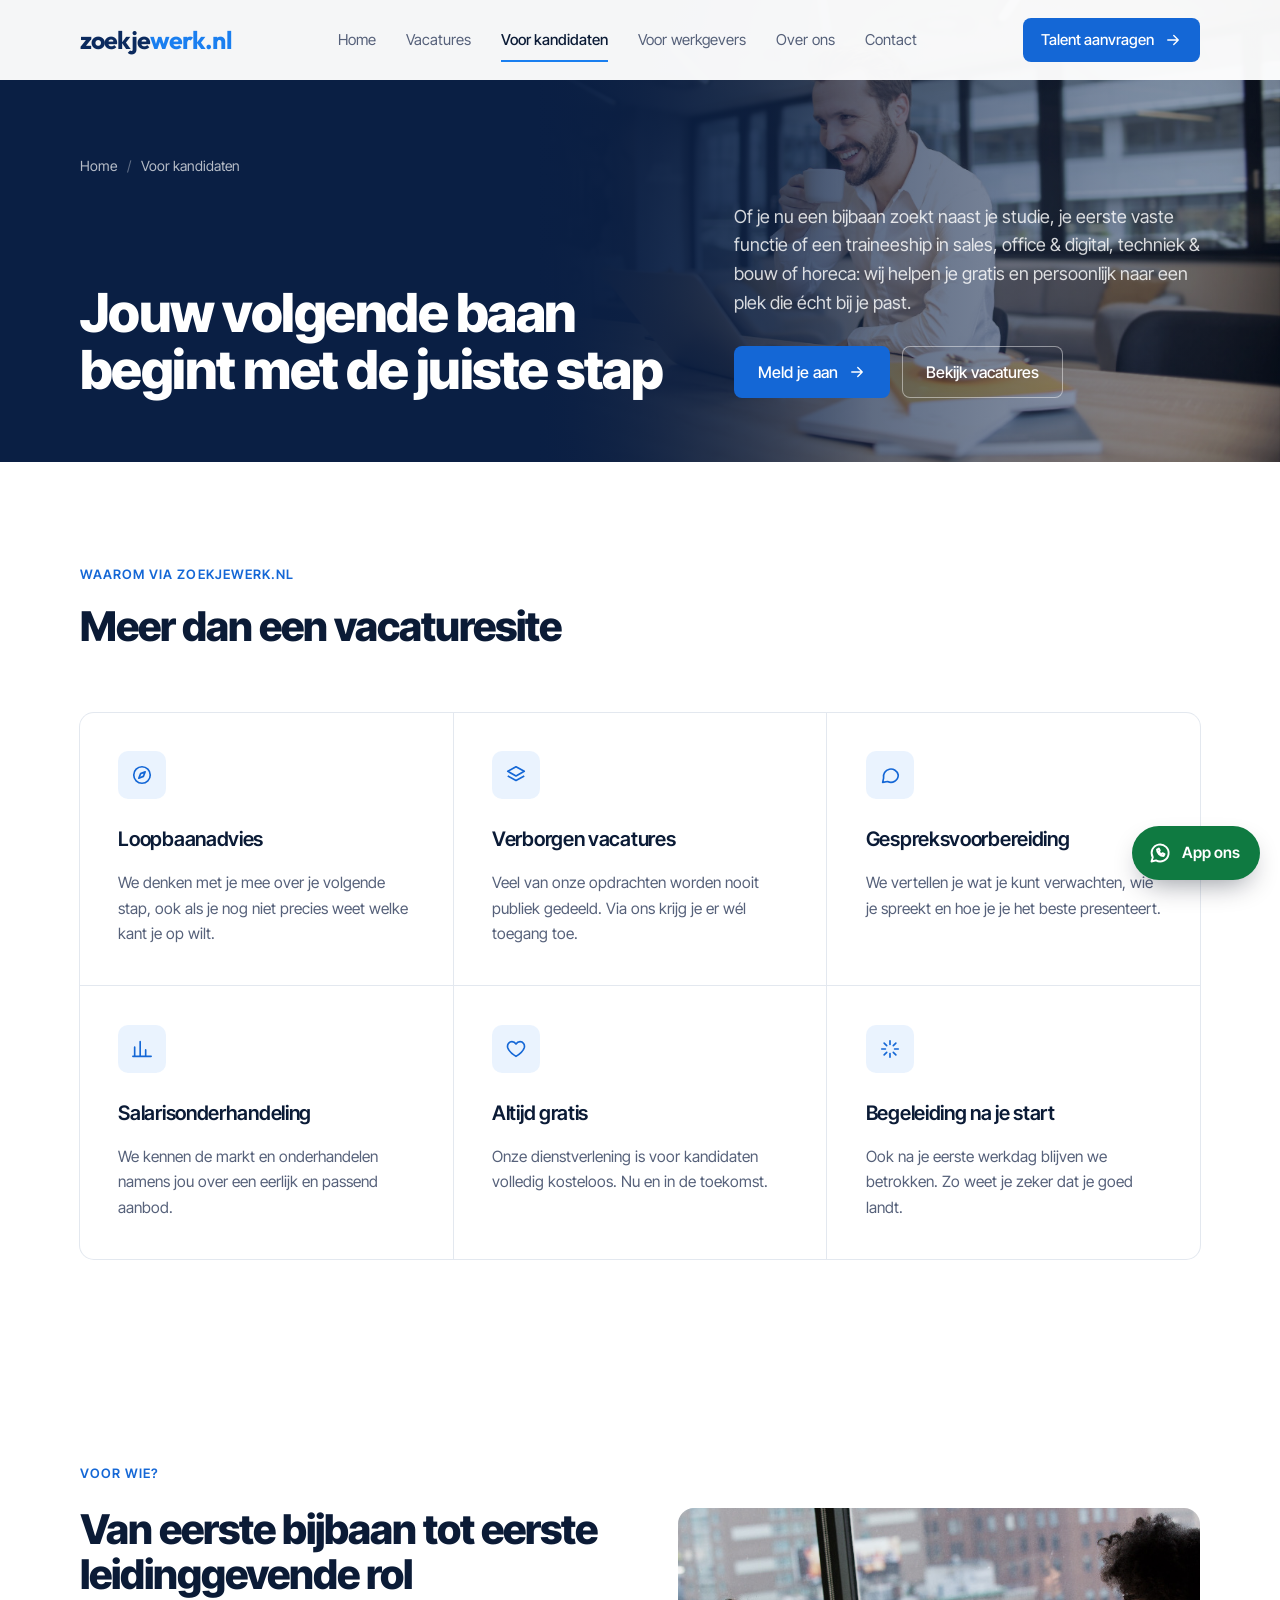
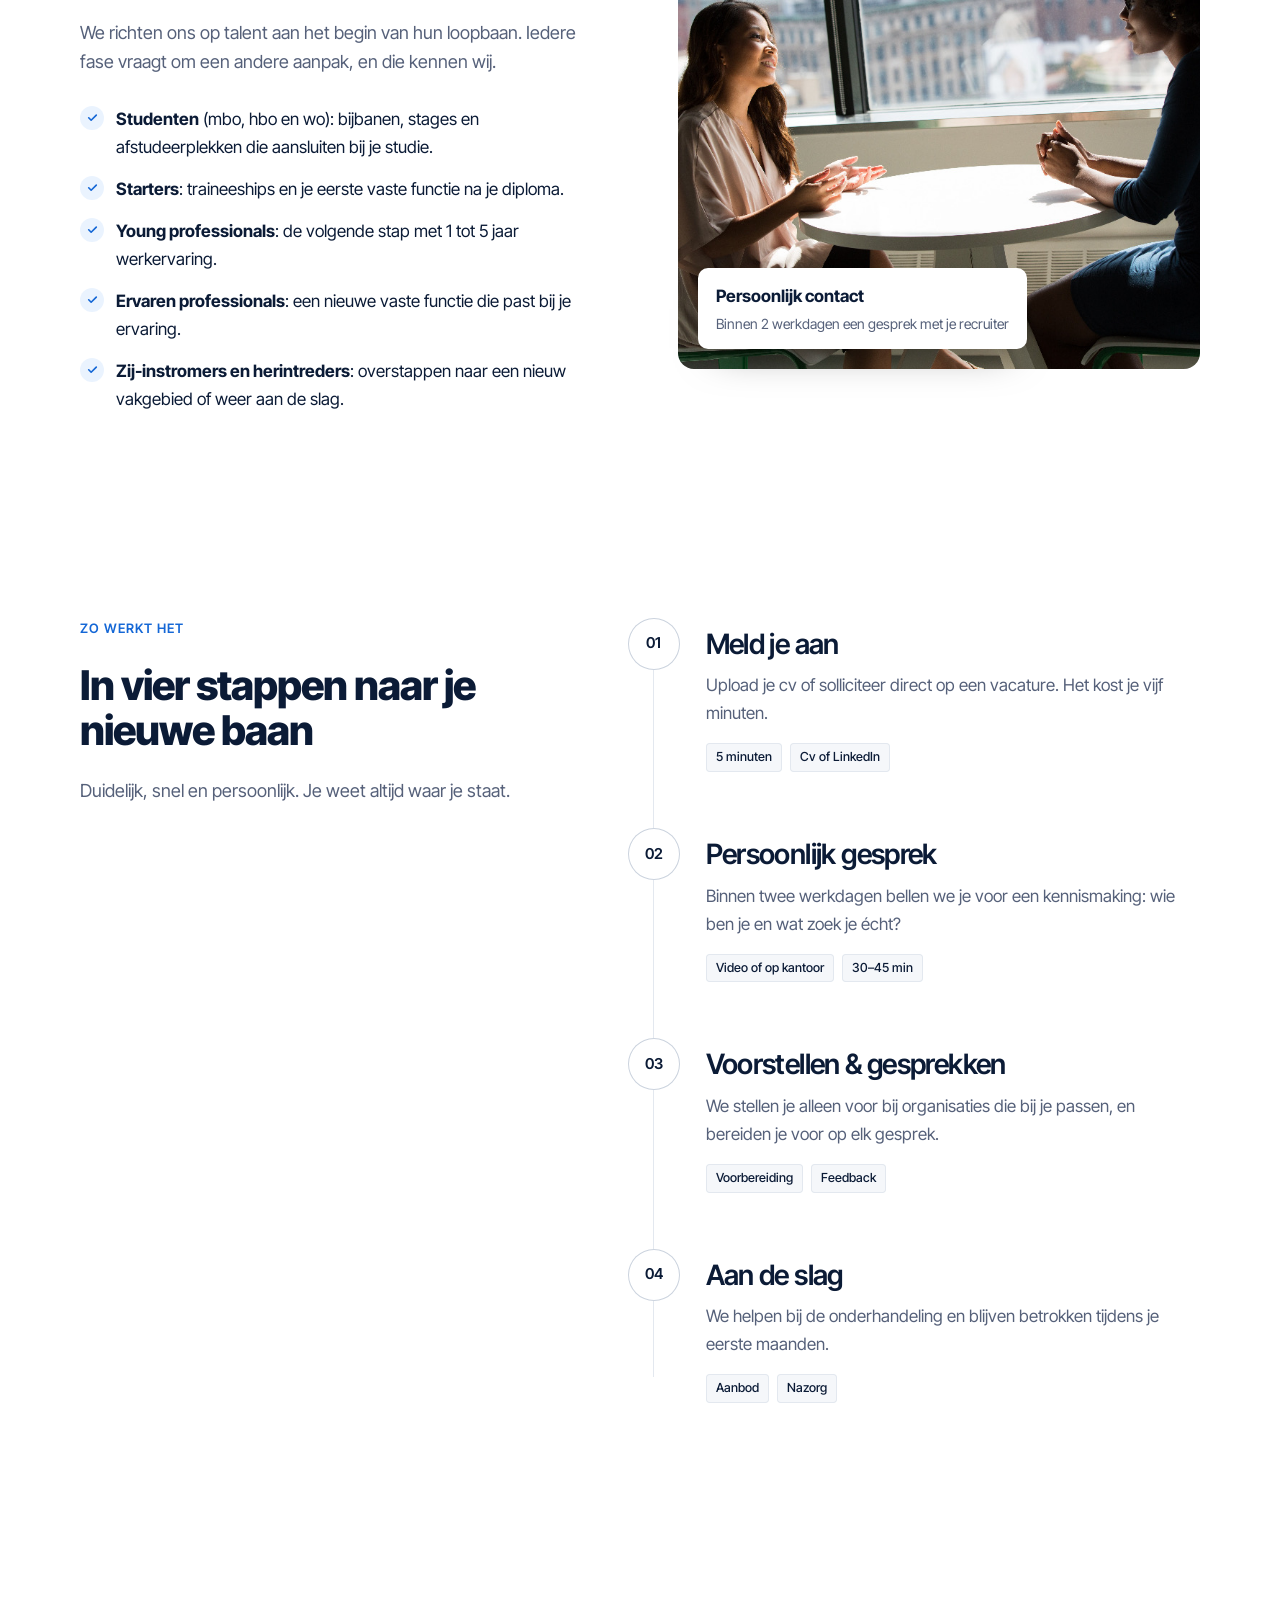
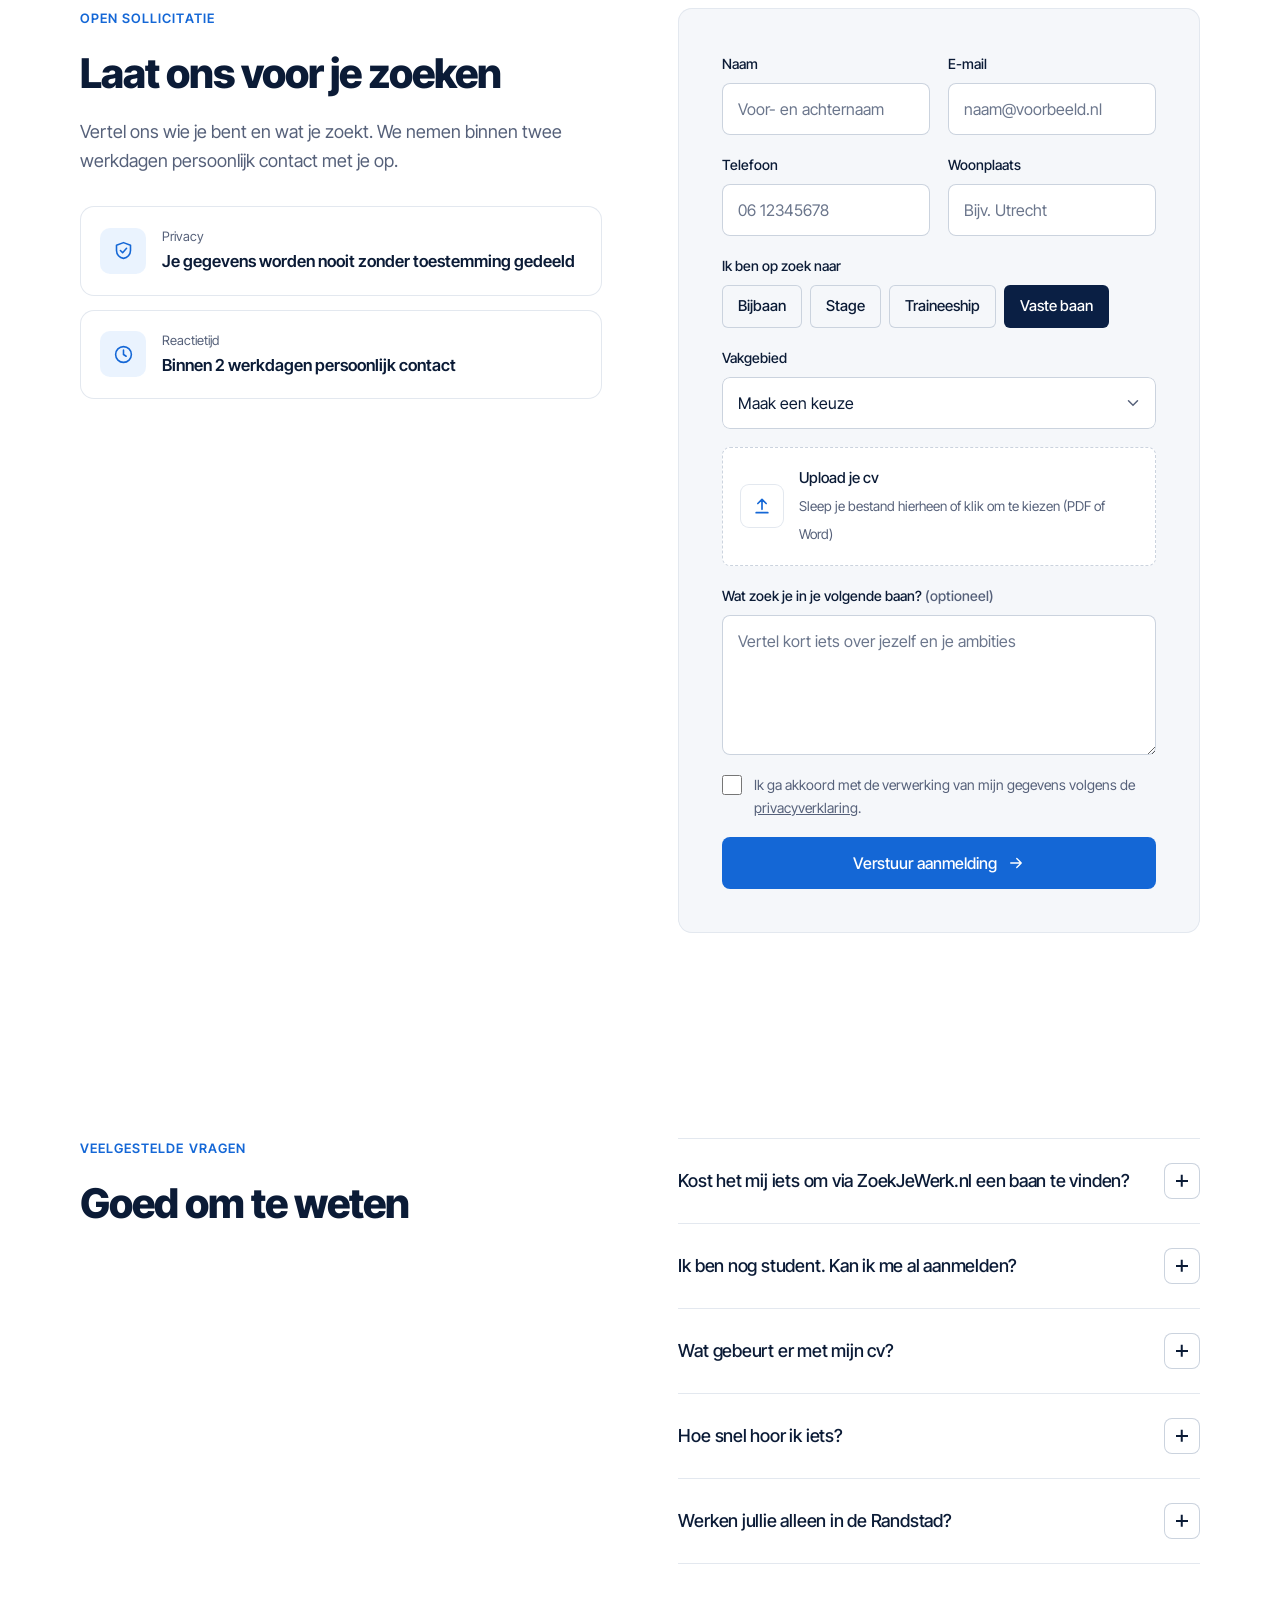
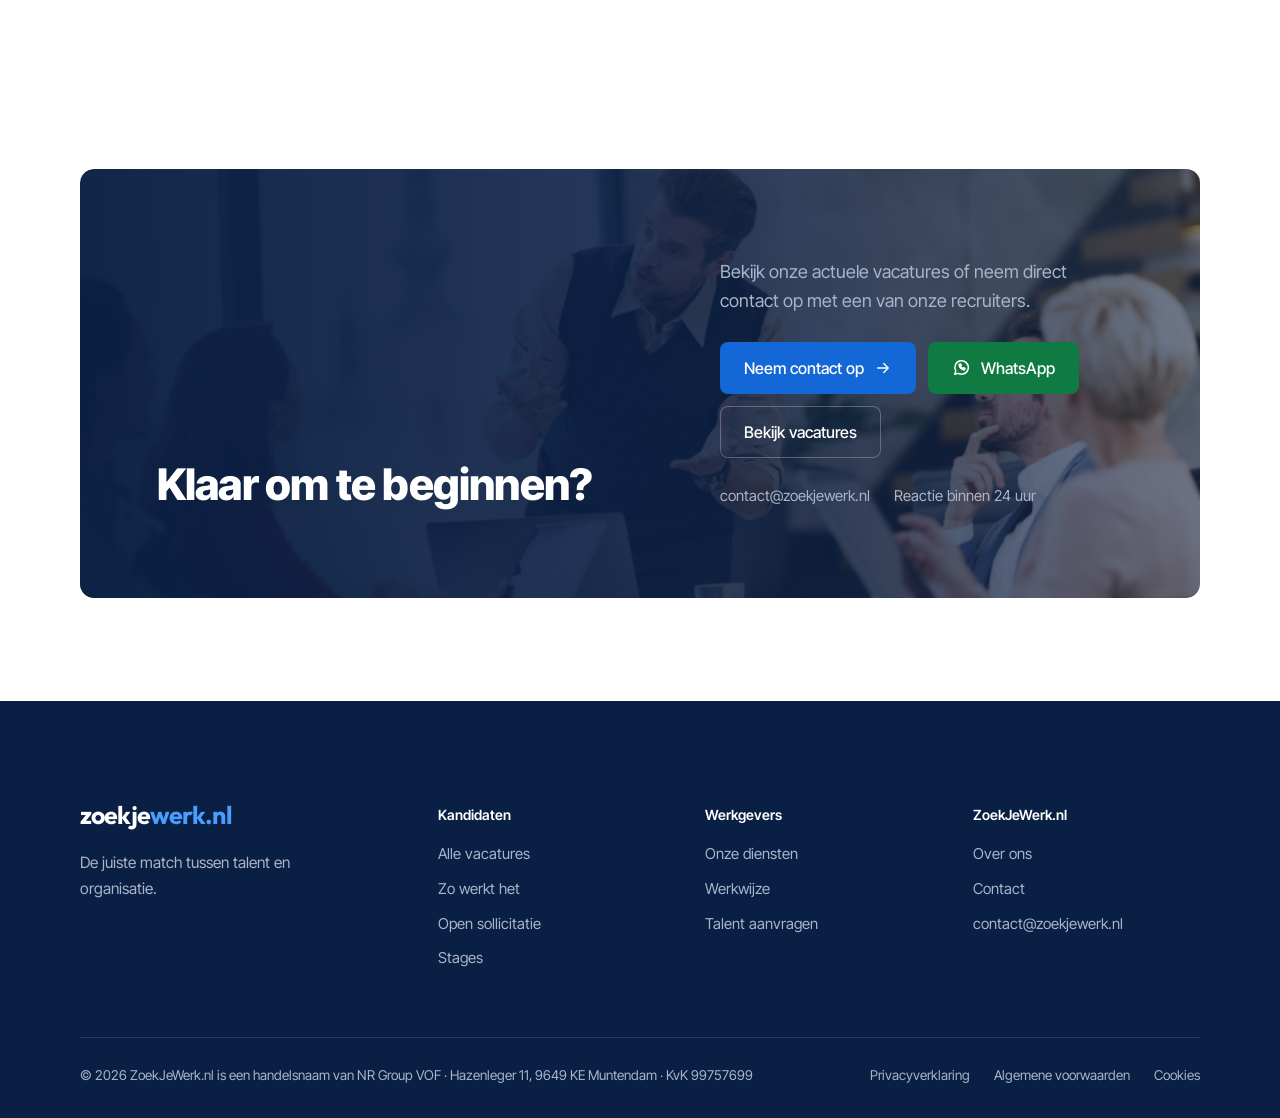
<file: voor-kandidaten.html>
<!DOCTYPE html>
<html lang="nl">
<head>
  <meta charset="utf-8">
  <meta name="viewport" content="width=device-width, initial-scale=1">
  <title>Voor kandidaten — ZoekJeWerk.nl</title>
  <meta name="description" content="Op zoek naar je eerste baan, traineeship, stage of bijbaan? ZoekJeWerk.nl begeleidt je persoonlijk en gratis naar een plek waar je tot je recht komt.">
  <meta name="theme-color" content="#040B1C">
  <meta property="og:title" content="Voor kandidaten — ZoekJeWerk.nl">
  <meta property="og:description" content="Op zoek naar je eerste baan, traineeship, stage of bijbaan? ZoekJeWerk.nl begeleidt je persoonlijk en gratis naar een plek waar je tot je recht komt.">
  <meta property="og:type" content="website">
  <meta property="og:locale" content="nl_NL">
  <link rel="icon" href="data:image/svg+xml,%3Csvg xmlns='http://www.w3.org/2000/svg' viewBox='0 0 64 64'%3E%3Crect width='64' height='64' rx='16' fill='%230B2A5E'/%3E%3Ctext x='32' y='45' text-anchor='middle' font-family='Arial,Helvetica,sans-serif' font-weight='800' font-size='40' fill='%23fff'%3Ez%3C/text%3E%3Ccircle cx='48' cy='44' r='5' fill='%231A7FF0'/%3E%3C/svg%3E">
  <link rel="preconnect" href="https://fonts.googleapis.com">
  <link rel="preconnect" href="https://fonts.gstatic.com" crossorigin>
  <link href="https://fonts.googleapis.com/css2?family=Inter+Tight:wght@400;500;600;700;800&family=Instrument+Serif:ital@1&family=Outfit:wght@600;700&display=swap" rel="stylesheet">
  <link rel="stylesheet" href="assets/css/style.css">
</head>
<body>
  <div class="curtain" aria-hidden="true"><span class="wordmark"><span class="wordmark__a">zoekje</span><span class="wordmark__b">werk.nl</span></span></div>
  <a class="sr-only" href="#main">Direct naar de inhoud</a>

  <header class="header">
    <div class="container header__bar">
      <a class="logo" href="index.html" aria-label="ZoekJeWerk.nl — naar de homepage"><span class="wordmark"><span class="wordmark__a">zoekje</span><span class="wordmark__b">werk.nl</span></span></a>
      <nav class="nav" aria-label="Hoofdmenu">
        <a href="index.html">Home</a>
        <a href="vacatures.html">Vacatures</a>
        <a href="voor-kandidaten.html" aria-current="page">Voor kandidaten</a>
        <a href="voor-werkgevers.html">Voor werkgevers</a>
        <a href="over-ons.html">Over ons</a>
        <a href="contact.html">Contact</a>
      </nav>
      <div class="header__cta">
        <a class="btn btn--accent btn--sm" href="voor-werkgevers.html#aanvraag">Talent aanvragen <svg class="arrow" viewBox="0 0 24 24" fill="none" stroke="currentColor" stroke-width="1.8" stroke-linecap="round" stroke-linejoin="round"><path d="M5 12h14M13 6l6 6-6 6"/></svg></a>
        <button class="menu-toggle" aria-label="Menu openen" aria-expanded="false"><span></span><span></span></button>
      </div>
    </div>
  </header>

  <div class="mobile-menu">
    <nav aria-label="Mobiel menu">
      <a href="index.html">Home</a>
      <a href="vacatures.html">Vacatures</a>
      <a href="voor-kandidaten.html" aria-current="page">Voor kandidaten</a>
      <a href="voor-werkgevers.html">Voor werkgevers</a>
      <a href="over-ons.html">Over ons</a>
      <a href="contact.html">Contact</a>
    </nav>
    <div class="mobile-menu__foot">
      <a class="btn btn--accent" href="voor-werkgevers.html#aanvraag">Talent aanvragen <svg class="arrow" viewBox="0 0 24 24" fill="none" stroke="currentColor" stroke-width="1.8" stroke-linecap="round" stroke-linejoin="round"><path d="M5 12h14M13 6l6 6-6 6"/></svg></a>
      <a class="btn btn--whatsapp" href="https://wa.me/31644904351" target="_blank" rel="noopener"><svg class="wa-icon" viewBox="0 0 24 24" fill="none" stroke="currentColor" stroke-width="1.9" stroke-linecap="round" stroke-linejoin="round" aria-hidden="true"><path d="M3.5 20.5l1.3-4.2A8.5 8.5 0 1 1 8 19.4l-4.5 1.1z"/><path d="M9 8.5c0 3.5 3 6.5 6.5 6.5l1-1.8-2-1-1 1c-1.2-.4-2.3-1.5-2.7-2.7l1-1-1-2L9 8.5z"/></svg>App ons via WhatsApp</a>
      <a href="mailto:contact@zoekjewerk.nl">contact@zoekjewerk.nl</a>
    </div>
  </div>

  <main id="main">

    <section class="page-hero page-hero--photo">
      <div class="page-hero__photo" style="background-image:url('assets/images/foto/kandidaten.jpg')" aria-hidden="true"></div>
      <div class="orb orb--gold"></div>
      <div class="orb orb--blue"></div>
      <div class="fx-grid"></div>
      <div class="container page-hero__inner">
        <div class="breadcrumb fade-up"><a href="index.html">Home</a><span>/</span>Voor kandidaten</div>
        <div class="page-hero__grid">
          <h1 class="h1">Jouw volgende baan begint met de juiste stap</h1>
          <div class="fade-up" style="--d:.6s; display:grid; gap:28px">
            <p class="lead">Of je nu een bijbaan zoekt naast je studie, je eerste vaste functie of een traineeship in sales, office &amp; digital, techniek &amp; bouw of horeca: wij helpen je gratis en persoonlijk naar een plek die écht bij je past.</p>
            <div style="display:flex;gap:12px;flex-wrap:wrap"><a class="btn btn--accent" href="#aanmelden">Meld je aan <svg class="arrow" viewBox="0 0 24 24" fill="none" stroke="currentColor" stroke-width="1.8" stroke-linecap="round" stroke-linejoin="round"><path d="M5 12h14M13 6l6 6-6 6"/></svg></a><a class="btn btn--ghost" href="vacatures.html">Bekijk vacatures</a></div>
          </div>
        </div>
        
      </div>
    </section>

    <section class="section">
      <div class="container">
        <div class="section-head">
          <span class="eyebrow reveal">Waarom via ZoekJeWerk.nl</span>
          <h2 class="h2">Meer dan een vacaturesite</h2>
        </div>
        <div class="features reveal ">
          <div class="feature">
            <div class="feature__icon"><svg viewBox="0 0 24 24" fill="none" stroke="currentColor" stroke-width="1.8" stroke-linecap="round" stroke-linejoin="round"><circle cx="12" cy="12" r="9"/><path d="M15.5 8.5l-2 5-5 2 2-5 5-2z"/></svg></div>
            <h3>Loopbaanadvies</h3>
            <p>We denken met je mee over je volgende stap, ook als je nog niet precies weet welke kant je op wilt.</p>
          </div>
          <div class="feature">
            <div class="feature__icon"><svg viewBox="0 0 24 24" fill="none" stroke="currentColor" stroke-width="1.8" stroke-linejoin="round"><path d="M12 3l9 5-9 5-9-5 9-5z"/><path d="M3 13l9 5 9-5"/></svg></div>
            <h3>Verborgen vacatures</h3>
            <p>Veel van onze opdrachten worden nooit publiek gedeeld. Via ons krijg je er wél toegang toe.</p>
          </div>
          <div class="feature">
            <div class="feature__icon"><svg viewBox="0 0 24 24" fill="none" stroke="currentColor" stroke-width="1.8" stroke-linecap="round" stroke-linejoin="round"><path d="M21 12a8 8 0 0 1-11.6 7.1L4 20l1-4.6A8 8 0 1 1 21 12z"/></svg></div>
            <h3>Gespreksvoorbereiding</h3>
            <p>We vertellen je wat je kunt verwachten, wie je spreekt en hoe je je het beste presenteert.</p>
          </div>
          <div class="feature">
            <div class="feature__icon"><svg viewBox="0 0 24 24" fill="none" stroke="currentColor" stroke-width="1.8" stroke-linecap="round" stroke-linejoin="round"><path d="M4 20V10M10 20V4M16 20v-7M22 20H2"/></svg></div>
            <h3>Salarisonderhandeling</h3>
            <p>We kennen de markt en onderhandelen namens jou over een eerlijk en passend aanbod.</p>
          </div>
          <div class="feature">
            <div class="feature__icon"><svg viewBox="0 0 24 24" fill="none" stroke="currentColor" stroke-width="1.8" stroke-linejoin="round"><path d="M12 20s-7.5-4.6-9-9.4C2 7 4.4 4 7.6 4c1.9 0 3.4 1 4.4 2.5C13 5 14.5 4 16.4 4 19.6 4 22 7 21 10.6 19.5 15.4 12 20 12 20z"/></svg></div>
            <h3>Altijd gratis</h3>
            <p>Onze dienstverlening is voor kandidaten volledig kosteloos. Nu en in de toekomst.</p>
          </div>
          <div class="feature">
            <div class="feature__icon"><svg viewBox="0 0 24 24" fill="none" stroke="currentColor" stroke-width="1.8" stroke-linecap="round" stroke-linejoin="round"><path d="M12 3v4M12 17v4M3 12h4M17 12h4M5.6 5.6l2.8 2.8M15.6 15.6l2.8 2.8M5.6 18.4l2.8-2.8M15.6 8.4l2.8-2.8"/></svg></div>
            <h3>Begeleiding na je start</h3>
            <p>Ook na je eerste werkdag blijven we betrokken. Zo weet je zeker dat je goed landt.</p>
          </div>
        </div>
      </div>
    </section>

    <section class="section white">
      <div class="container split">
        <div class="split__copy">
          <span class="eyebrow reveal">Voor wie?</span>
          <h2 class="h2">Van eerste bijbaan tot eerste leidinggevende rol</h2>
          <p class="lead reveal">We richten ons op talent aan het begin van hun loopbaan. Iedere fase vraagt om een andere aanpak, en die kennen wij.</p>
          <ul class="checklist reveal">
            <li><div><b>Studenten</b> (mbo, hbo en wo): bijbanen, stages en afstudeerplekken die aansluiten bij je studie.</div></li>
            <li><div><b>Starters</b>: traineeships en je eerste vaste functie na je diploma.</div></li>
            <li><div><b>Young professionals</b>: de volgende stap met 1 tot 5 jaar werkervaring.</div></li>
            <li><div><b>Ervaren professionals</b>: een nieuwe vaste functie die past bij je ervaring.</div></li>
            <li><div><b>Zij-instromers en herintreders</b>: overstappen naar een nieuw vakgebied of weer aan de slag.</div></li>
          </ul>
        </div>
        <figure class="photo-panel">
          <img src="assets/images/foto/hero-gesprek.jpg" alt="Een recruiter in gesprek met een kandidaat" loading="lazy" width="960" height="640">
          <figcaption><b>Persoonlijk contact</b><span>Binnen 2 werkdagen een gesprek met je recruiter</span></figcaption>
        </figure>
      </div>
    </section>

    <section class="section">
      <div class="container process">
        <div class="process__sticky">
          <span class="eyebrow reveal">Zo werkt het</span>
          <h2 class="h2">In vier stappen naar je nieuwe baan</h2>
          <p class="lead reveal">Duidelijk, snel en persoonlijk. Je weet altijd waar je staat.</p>
        </div>
        
          <div class="steps">
            <div class="steps__line"><i></i></div>
            <div class="step reveal">
              <div class="step__num">01</div>
              <div>
                <h3>Meld je aan</h3>
                <p>Upload je cv of solliciteer direct op een vacature. Het kost je vijf minuten.</p>
                <div class="step__tags"><span class="tag">5 minuten</span><span class="tag">Cv of LinkedIn</span></div>
              </div>
            </div>
            <div class="step reveal">
              <div class="step__num">02</div>
              <div>
                <h3>Persoonlijk gesprek</h3>
                <p>Binnen twee werkdagen bellen we je voor een kennismaking: wie ben je en wat zoek je écht?</p>
                <div class="step__tags"><span class="tag">Video of op kantoor</span><span class="tag">30–45 min</span></div>
              </div>
            </div>
            <div class="step reveal">
              <div class="step__num">03</div>
              <div>
                <h3>Voorstellen &amp; gesprekken</h3>
                <p>We stellen je alleen voor bij organisaties die bij je passen, en bereiden je voor op elk gesprek.</p>
                <div class="step__tags"><span class="tag">Voorbereiding</span><span class="tag">Feedback</span></div>
              </div>
            </div>
            <div class="step reveal">
              <div class="step__num">04</div>
              <div>
                <h3>Aan de slag</h3>
                <p>We helpen bij de onderhandeling en blijven betrokken tijdens je eerste maanden.</p>
                <div class="step__tags"><span class="tag">Aanbod</span><span class="tag">Nazorg</span></div>
              </div>
            </div>
          </div>
      </div>
    </section>

    <section class="section white" id="aanmelden">
      <div class="container split" style="align-items:start">
        <div class="split__copy split__copy--sticky">
          <span class="eyebrow reveal">Open sollicitatie</span>
          <h2 class="h2">Laat ons voor je zoeken</h2>
          <p class="lead reveal">Vertel ons wie je bent en wat je zoekt. We nemen binnen twee werkdagen persoonlijk contact met je op.</p>
          <div class="reveal" style="display:grid;gap:14px;margin-top:8px">
            <div class="contact-item"><i><svg viewBox="0 0 24 24" fill="none" stroke="currentColor" stroke-width="1.8" stroke-linecap="round" stroke-linejoin="round"><path d="M12 3l8 3v6c0 4.5-3.4 8.3-8 9-4.6-.7-8-4.5-8-9V6l8-3z"/><path d="M8.5 12l2.5 2.5 4.5-5"/></svg></i><div><span>Privacy</span><b>Je gegevens worden nooit zonder toestemming gedeeld</b></div></div>
            <div class="contact-item"><i><svg viewBox="0 0 24 24" fill="none" stroke="currentColor" stroke-width="1.8" stroke-linecap="round"><circle cx="12" cy="12" r="9"/><path d="M12 7v5l3 2"/></svg></i><div><span>Reactietijd</span><b>Binnen 2 werkdagen persoonlijk contact</b></div></div>
          </div>
        </div>
        <div class="form-card reveal" data-form-wrap>
          <form class="form" data-form="Open sollicitatie (kandidaat)">
            <div class="form__row">
              <div class="field"><label for="k-name">Naam</label><input id="k-name" name="naam" required autocomplete="name" placeholder="Voor- en achternaam"></div>
              <div class="field"><label for="k-mail">E-mail</label><input id="k-mail" type="email" name="email" required autocomplete="email" placeholder="naam@voorbeeld.nl"></div>
            </div>
            <div class="form__row">
              <div class="field"><label for="k-tel">Telefoon</label><input id="k-tel" type="tel" name="telefoon" autocomplete="tel" placeholder="06 12345678"></div>
              <div class="field"><label for="k-city">Woonplaats</label><input id="k-city" name="woonplaats" autocomplete="address-level2" placeholder="Bijv. Utrecht"></div>
            </div>
            <div class="field">
              <label>Ik ben op zoek naar</label>
              <div class="segmented">
                <input type="radio" name="zoekt" id="z1" value="Bijbaan"><label for="z1">Bijbaan</label>
                <input type="radio" name="zoekt" id="z2" value="Stage"><label for="z2">Stage</label>
                <input type="radio" name="zoekt" id="z3" value="Traineeship"><label for="z3">Traineeship</label>
                <input type="radio" name="zoekt" id="z4" value="Vaste baan" checked><label for="z4">Vaste baan</label>
              </div>
            </div>
            <div class="field">
              <label for="k-field">Vakgebied</label>
              <select id="k-field" name="vakgebied">
                <option>Maak een keuze</option><option>Sales &amp; Commercieel</option><option>Office &amp; Digital</option><option>Techniek &amp; Bouw</option><option>Horeca</option><option>Weet ik nog niet</option>
              </select>
            </div>
            <label class="file-drop">
              <input type="file" name="cv" accept=".pdf,.doc,.docx">
              <i><svg viewBox="0 0 24 24" fill="none" stroke="currentColor" stroke-width="2" stroke-linecap="round" stroke-linejoin="round"><path d="M12 16V4M7 9l5-5 5 5M5 20h14"/></svg></i>
              <div><b>Upload je cv</b><span>Sleep je bestand hierheen of klik om te kiezen (PDF of Word)</span></div>
            </label>
            <div class="field"><label for="k-msg">Wat zoek je in je volgende baan? <span class="muted">(optioneel)</span></label><textarea id="k-msg" name="bericht" placeholder="Vertel kort iets over jezelf en je ambities"></textarea></div>
            <label class="consent"><input type="checkbox" required> <span>Ik ga akkoord met de verwerking van mijn gegevens volgens de <a href="privacyverklaring.html" target="_blank" rel="noopener">privacyverklaring</a>.</span></label>
            <button class="btn btn--accent btn--block" type="submit">Verstuur aanmelding <svg class="arrow" viewBox="0 0 24 24" fill="none" stroke="currentColor" stroke-width="1.8" stroke-linecap="round" stroke-linejoin="round"><path d="M5 12h14M13 6l6 6-6 6"/></svg></button>
          </form>
          <div class="form-success">
            <i><svg viewBox="0 0 24 24" fill="none" stroke="currentColor" stroke-width="2.4" stroke-linecap="round" stroke-linejoin="round"><path d="M5 12.5l4.5 4.5L19 7.5"/></svg></i>
            <h3>Welkom bij ZoekJeWerk.nl</h3>
            <p>Bedankt voor je aanmelding! We nemen binnen twee werkdagen persoonlijk contact met je op.</p>
          </div>
        </div>
      </div>
    </section>

    <section class="section">
      <div class="container split" style="align-items:start">
        <div class="split__copy">
          <span class="eyebrow reveal">Veelgestelde vragen</span>
          <h2 class="h2">Goed om te weten</h2>
        </div>
        <div class="faq reveal">
          <details>
            <summary>Kost het mij iets om via ZoekJeWerk.nl een baan te vinden?<i aria-hidden="true"></i></summary>
            <div class="faq__body">Nee. Onze dienstverlening is voor kandidaten volledig gratis. De organisaties waarvoor wij werven betalen onze fee.</div>
          </details>
          <details>
            <summary>Ik ben nog student. Kan ik me al aanmelden?<i aria-hidden="true"></i></summary>
            <div class="faq__body">Zeker. We helpen studenten aan bijbanen, stages en afstudeerplekken, en denken graag vroeg met je mee over je eerste baan na je studie.</div>
          </details>
          <details>
            <summary>Wat gebeurt er met mijn cv?<i aria-hidden="true"></i></summary>
            <div class="faq__body">Je cv wordt vertrouwelijk behandeld. We delen je profiel alleen met een organisatie nadat jij daar toestemming voor hebt gegeven.</div>
          </details>
          <details>
            <summary>Hoe snel hoor ik iets?<i aria-hidden="true"></i></summary>
            <div class="faq__body">Binnen twee werkdagen neemt een recruiter persoonlijk contact met je op, ook als we op dat moment geen passende vacature hebben.</div>
          </details>
          <details>
            <summary>Werken jullie alleen in de Randstad?<i aria-hidden="true"></i></summary>
            <div class="faq__body">Nee, we werven door heel Nederland en voor steeds meer functies met (gedeeltelijk) remote werken.</div>
          </details>
        </div>
      </div>
    </section>

    <section class="section--tight">
      <div class="container">
        <div class="cta cta--photo" style="background-image:url('assets/images/foto/cta-team.jpg')">
          <div class="cta__inner">
            <h2>Klaar om te beginnen?</h2>
            <div class="cta__side">
              <p class="lead">Bekijk onze actuele vacatures of neem direct contact op met een van onze recruiters.</p>
              <div class="cta__actions">
                <a class="btn btn--accent" href="contact.html">Neem contact op <svg class="arrow" viewBox="0 0 24 24" fill="none" stroke="currentColor" stroke-width="1.8" stroke-linecap="round" stroke-linejoin="round"><path d="M5 12h14M13 6l6 6-6 6"/></svg></a>
                <a class="btn btn--whatsapp" href="https://wa.me/31644904351" target="_blank" rel="noopener"><svg class="wa-icon" viewBox="0 0 24 24" fill="none" stroke="currentColor" stroke-width="1.9" stroke-linecap="round" stroke-linejoin="round" aria-hidden="true"><path d="M3.5 20.5l1.3-4.2A8.5 8.5 0 1 1 8 19.4l-4.5 1.1z"/><path d="M9 8.5c0 3.5 3 6.5 6.5 6.5l1-1.8-2-1-1 1c-1.2-.4-2.3-1.5-2.7-2.7l1-1-1-2L9 8.5z"/></svg>WhatsApp</a>
                <a class="btn btn--ghost" href="vacatures.html">Bekijk vacatures</a>
              </div>
              <div class="cta__contact">
                <a href="mailto:contact@zoekjewerk.nl">contact@zoekjewerk.nl</a>
                <span>Reactie binnen 24 uur</span>
              </div>
            </div>
          </div>
        </div>
      </div>
    </section>

  </main>

  <footer class="footer">
    <div class="container">
      <div class="footer__top">
        <div class="footer__brand">
          <a class="logo" href="index.html" aria-label="ZoekJeWerk.nl"><span class="wordmark"><span class="wordmark__a">zoekje</span><span class="wordmark__b">werk.nl</span></span></a>
          <p class="footer__tagline">De juiste match tussen talent en organisatie.</p>
        </div>
        <div>
          <h4>Kandidaten</h4>
          <ul>
            <li><a href="vacatures.html">Alle vacatures</a></li>
            <li><a href="voor-kandidaten.html">Zo werkt het</a></li>
            <li><a href="voor-kandidaten.html#aanmelden">Open sollicitatie</a></li>
            <li><a href="vacatures.html?type=Stage">Stages</a></li>
          </ul>
        </div>
        <div>
          <h4>Werkgevers</h4>
          <ul>
            <li><a href="voor-werkgevers.html">Onze diensten</a></li>
            <li><a href="voor-werkgevers.html#werkwijze">Werkwijze</a></li>
            <li><a href="voor-werkgevers.html#aanvraag">Talent aanvragen</a></li>
          </ul>
        </div>
        <div>
          <h4>ZoekJeWerk.nl</h4>
          <ul>
            <li><a href="over-ons.html">Over ons</a></li>
            <li><a href="contact.html">Contact</a></li>
            <li><a href="mailto:contact@zoekjewerk.nl">contact@zoekjewerk.nl</a></li>
          </ul>
        </div>
      </div>
      <div class="footer__word" aria-hidden="true">zoekjewerk.nl</div>
      <div class="footer__bottom">
        <span>© <span data-year>2026</span> ZoekJeWerk.nl is een handelsnaam van NR Group VOF · Hazenleger 11, 9649 KE Muntendam · KvK 99757699</span>
        <nav aria-label="Juridisch">
          <a href="privacyverklaring.html">Privacyverklaring</a>
          <a href="algemene-voorwaarden.html">Algemene voorwaarden</a>
          <a href="cookieverklaring.html">Cookies</a>
        </nav>
      </div>
    </div>
  </footer>
  <script src="assets/js/main.js" defer></script>
</body>
</html>
</file>
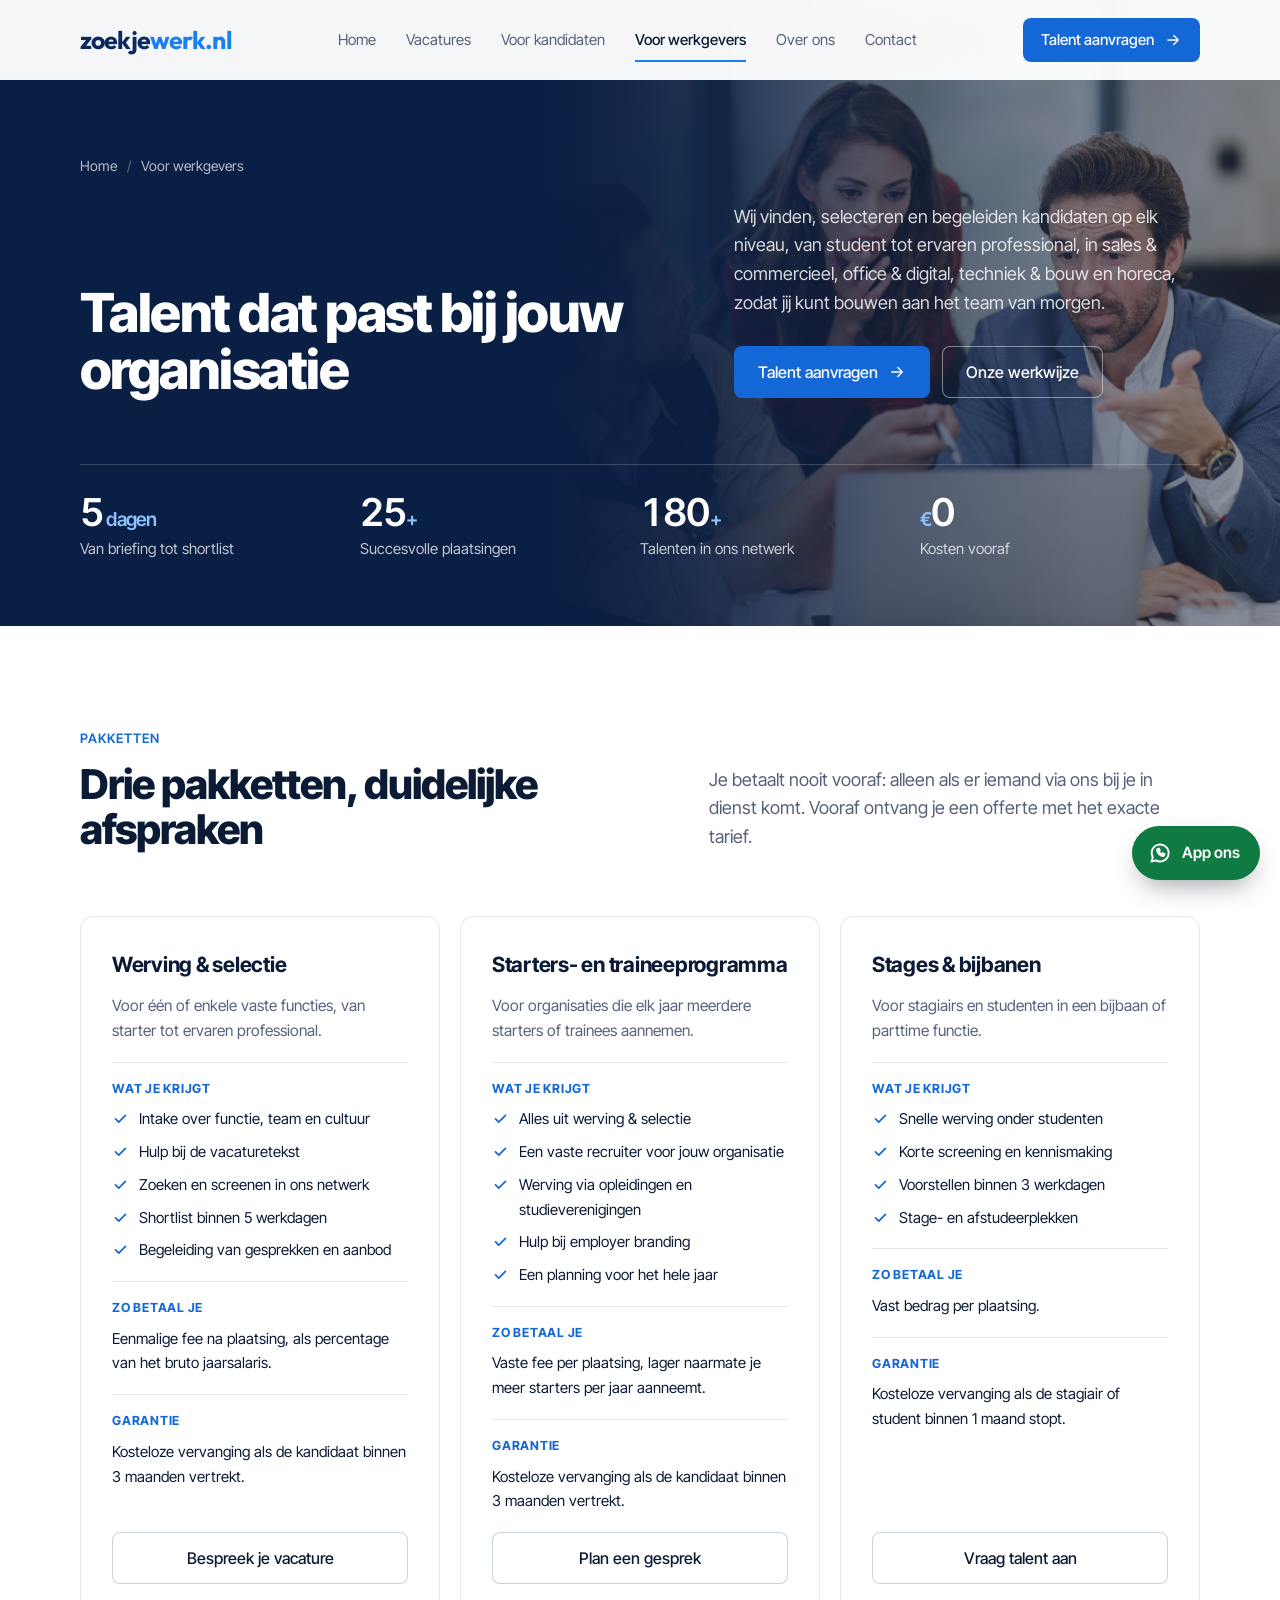
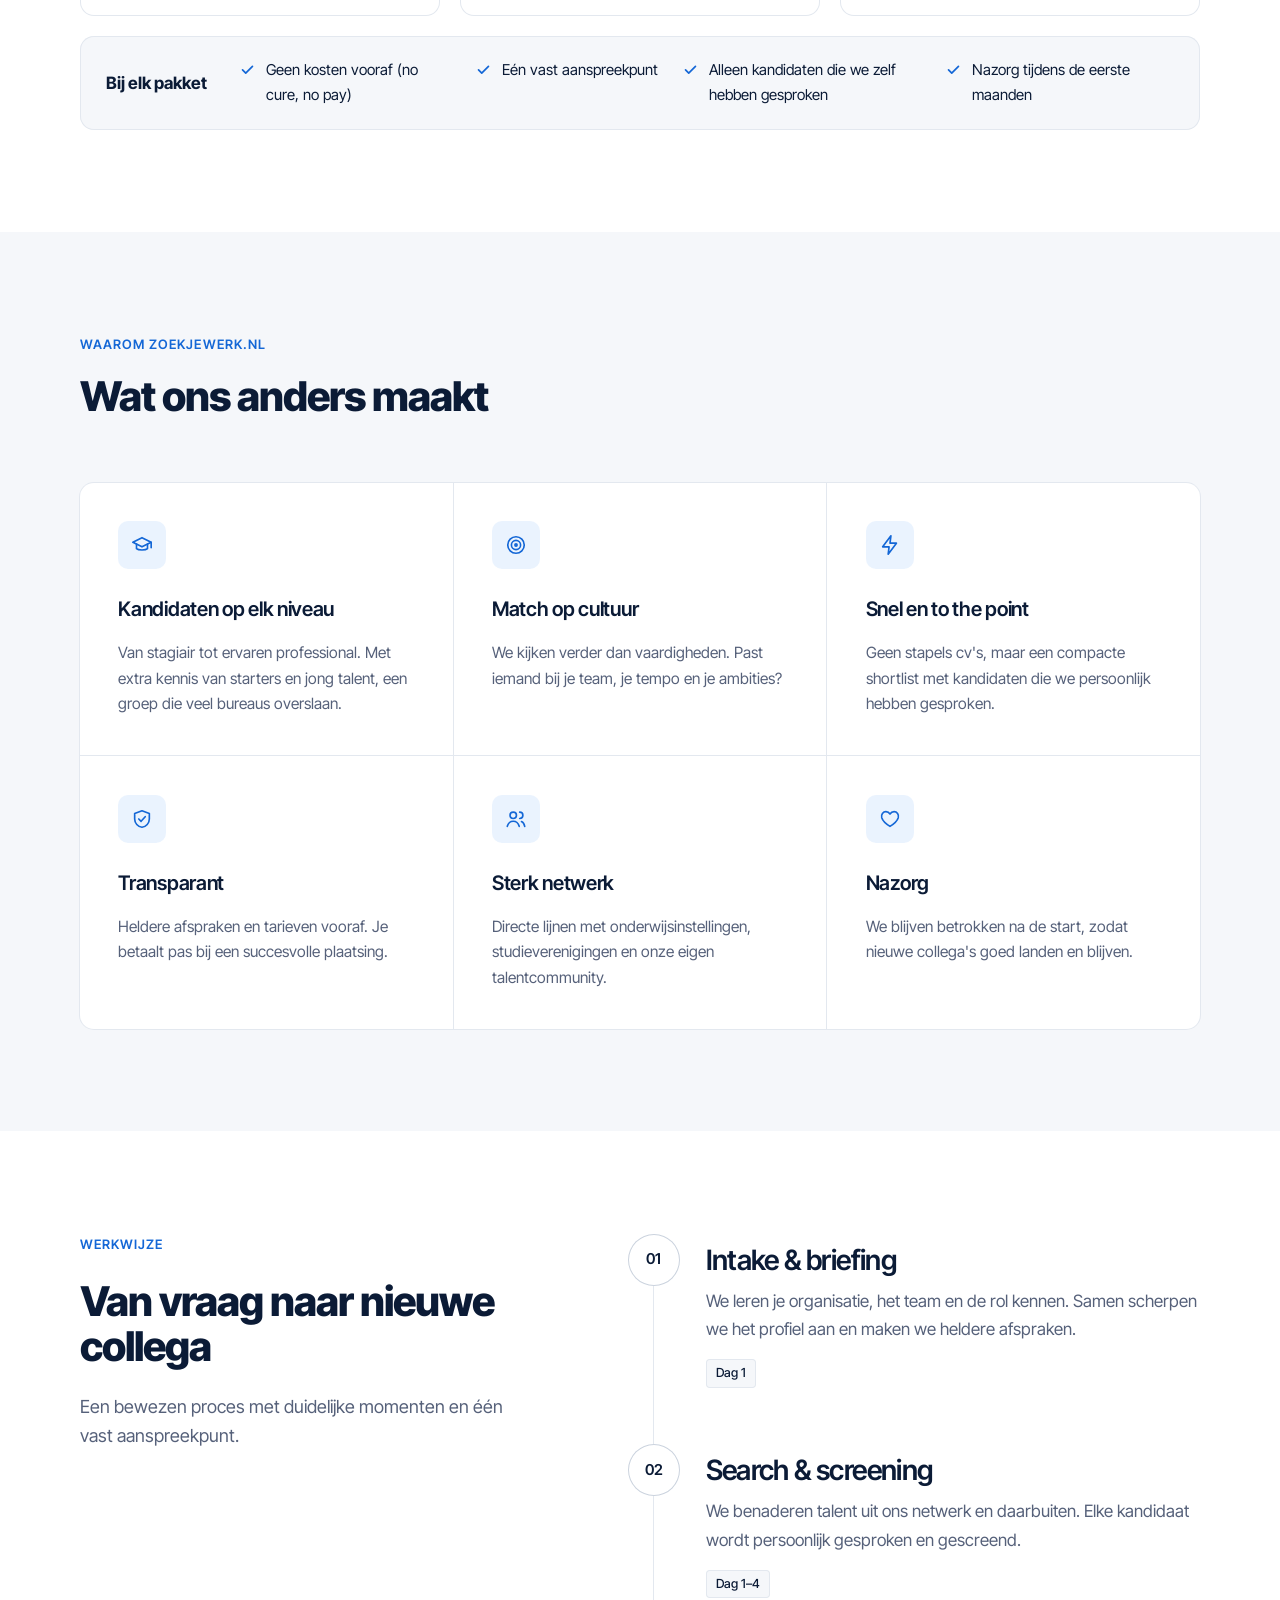
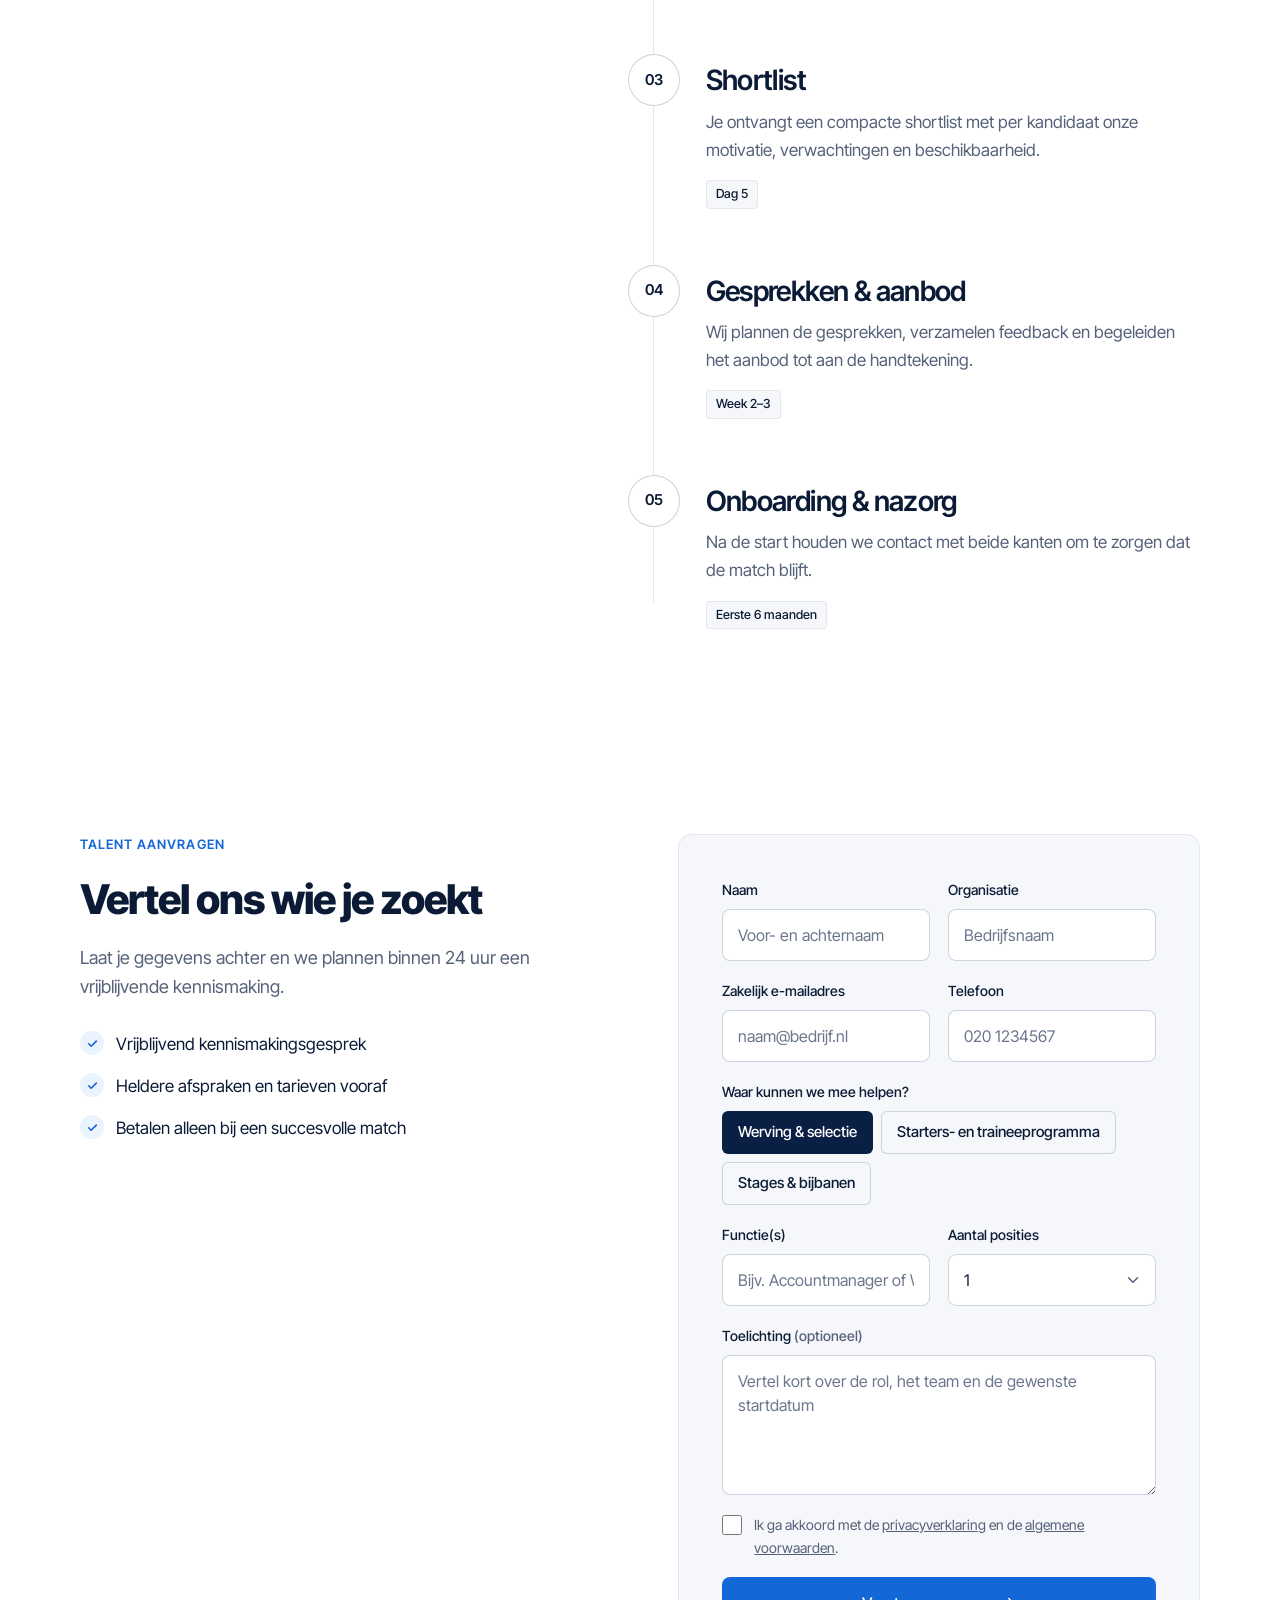
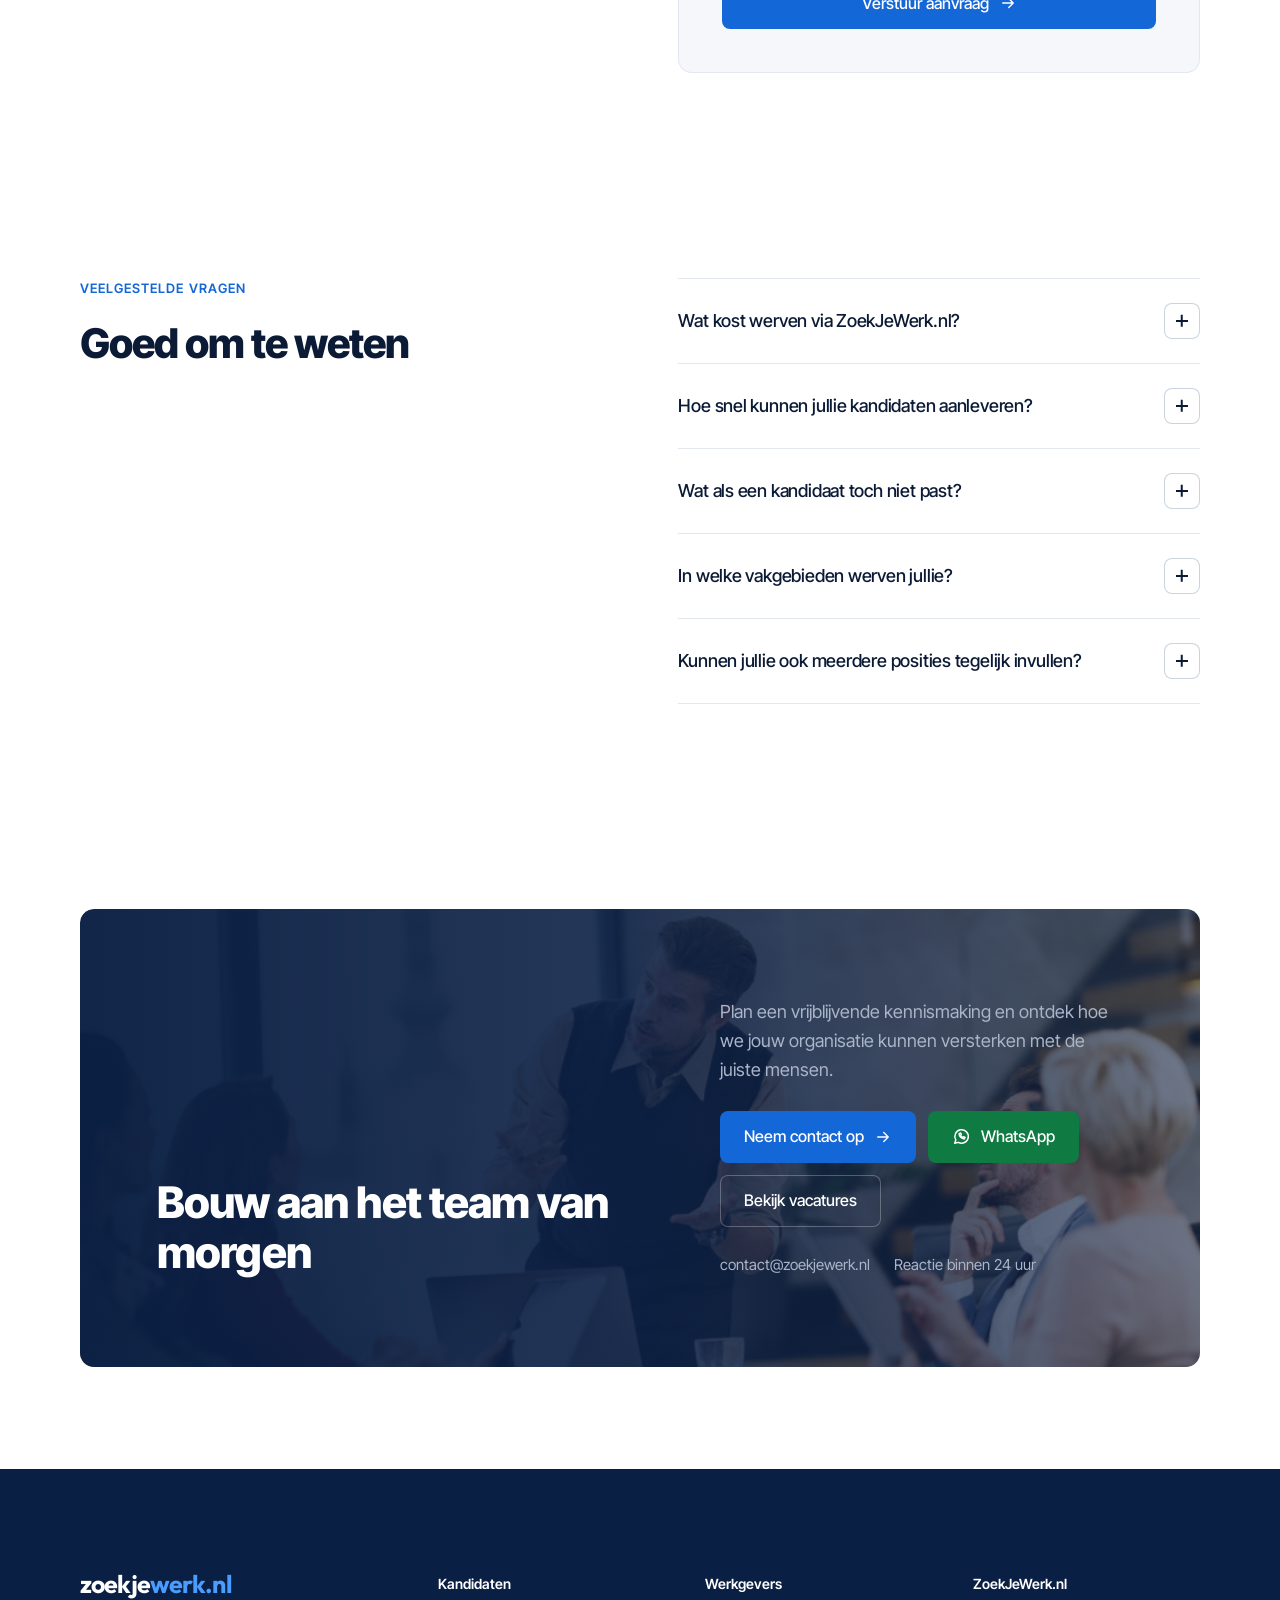
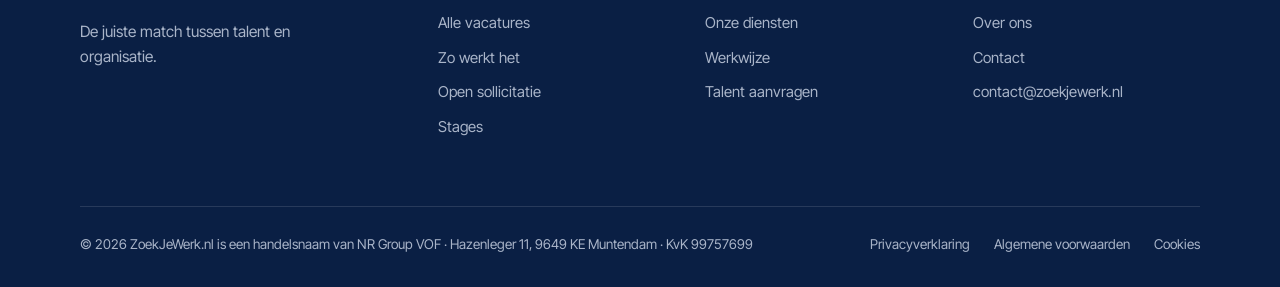
<file: voor-werkgevers.html>
<!DOCTYPE html>
<html lang="nl">
<head>
  <meta charset="utf-8">
  <meta name="viewport" content="width=device-width, initial-scale=1">
  <title>Voor werkgevers — ZoekJeWerk.nl</title>
  <meta name="description" content="Versterk je organisatie met de juiste mensen, van starter tot ervaren professional. ZoekJeWerk.nl levert binnen vijf werkdagen een gescreende shortlist.">
  <meta name="theme-color" content="#040B1C">
  <meta property="og:title" content="Voor werkgevers — ZoekJeWerk.nl">
  <meta property="og:description" content="Versterk je organisatie met de juiste mensen, van starter tot ervaren professional. ZoekJeWerk.nl levert binnen vijf werkdagen een gescreende shortlist.">
  <meta property="og:type" content="website">
  <meta property="og:locale" content="nl_NL">
  <link rel="icon" href="data:image/svg+xml,%3Csvg xmlns='http://www.w3.org/2000/svg' viewBox='0 0 64 64'%3E%3Crect width='64' height='64' rx='16' fill='%230B2A5E'/%3E%3Ctext x='32' y='45' text-anchor='middle' font-family='Arial,Helvetica,sans-serif' font-weight='800' font-size='40' fill='%23fff'%3Ez%3C/text%3E%3Ccircle cx='48' cy='44' r='5' fill='%231A7FF0'/%3E%3C/svg%3E">
  <link rel="preconnect" href="https://fonts.googleapis.com">
  <link rel="preconnect" href="https://fonts.gstatic.com" crossorigin>
  <link href="https://fonts.googleapis.com/css2?family=Inter+Tight:wght@400;500;600;700;800&family=Instrument+Serif:ital@1&family=Outfit:wght@600;700&display=swap" rel="stylesheet">
  <link rel="stylesheet" href="assets/css/style.css">
</head>
<body>
  <div class="curtain" aria-hidden="true"><span class="wordmark"><span class="wordmark__a">zoekje</span><span class="wordmark__b">werk.nl</span></span></div>
  <a class="sr-only" href="#main">Direct naar de inhoud</a>

  <header class="header">
    <div class="container header__bar">
      <a class="logo" href="index.html" aria-label="ZoekJeWerk.nl — naar de homepage"><span class="wordmark"><span class="wordmark__a">zoekje</span><span class="wordmark__b">werk.nl</span></span></a>
      <nav class="nav" aria-label="Hoofdmenu">
        <a href="index.html">Home</a>
        <a href="vacatures.html">Vacatures</a>
        <a href="voor-kandidaten.html">Voor kandidaten</a>
        <a href="voor-werkgevers.html" aria-current="page">Voor werkgevers</a>
        <a href="over-ons.html">Over ons</a>
        <a href="contact.html">Contact</a>
      </nav>
      <div class="header__cta">
        <a class="btn btn--accent btn--sm" href="voor-werkgevers.html#aanvraag">Talent aanvragen <svg class="arrow" viewBox="0 0 24 24" fill="none" stroke="currentColor" stroke-width="1.8" stroke-linecap="round" stroke-linejoin="round"><path d="M5 12h14M13 6l6 6-6 6"/></svg></a>
        <button class="menu-toggle" aria-label="Menu openen" aria-expanded="false"><span></span><span></span></button>
      </div>
    </div>
  </header>

  <div class="mobile-menu">
    <nav aria-label="Mobiel menu">
      <a href="index.html">Home</a>
      <a href="vacatures.html">Vacatures</a>
      <a href="voor-kandidaten.html">Voor kandidaten</a>
      <a href="voor-werkgevers.html" aria-current="page">Voor werkgevers</a>
      <a href="over-ons.html">Over ons</a>
      <a href="contact.html">Contact</a>
    </nav>
    <div class="mobile-menu__foot">
      <a class="btn btn--accent" href="voor-werkgevers.html#aanvraag">Talent aanvragen <svg class="arrow" viewBox="0 0 24 24" fill="none" stroke="currentColor" stroke-width="1.8" stroke-linecap="round" stroke-linejoin="round"><path d="M5 12h14M13 6l6 6-6 6"/></svg></a>
      <a class="btn btn--whatsapp" href="https://wa.me/31644904351" target="_blank" rel="noopener"><svg class="wa-icon" viewBox="0 0 24 24" fill="none" stroke="currentColor" stroke-width="1.9" stroke-linecap="round" stroke-linejoin="round" aria-hidden="true"><path d="M3.5 20.5l1.3-4.2A8.5 8.5 0 1 1 8 19.4l-4.5 1.1z"/><path d="M9 8.5c0 3.5 3 6.5 6.5 6.5l1-1.8-2-1-1 1c-1.2-.4-2.3-1.5-2.7-2.7l1-1-1-2L9 8.5z"/></svg>App ons via WhatsApp</a>
      <a href="mailto:contact@zoekjewerk.nl">contact@zoekjewerk.nl</a>
    </div>
  </div>

  <main id="main">

    <section class="page-hero page-hero--photo">
      <div class="page-hero__photo" style="background-image:url('assets/images/foto/werkgevers.jpg')" aria-hidden="true"></div>
      <div class="orb orb--gold"></div>
      <div class="orb orb--blue"></div>
      <div class="fx-grid"></div>
      <div class="container page-hero__inner">
        <div class="breadcrumb fade-up"><a href="index.html">Home</a><span>/</span>Voor werkgevers</div>
        <div class="page-hero__grid">
          <h1 class="h1">Talent dat past bij jouw organisatie</h1>
          <div class="fade-up" style="--d:.6s; display:grid; gap:28px">
            <p class="lead">Wij vinden, selecteren en begeleiden kandidaten op elk niveau, van student tot ervaren professional, in sales &amp; commercieel, office &amp; digital, techniek &amp; bouw en horeca, zodat jij kunt bouwen aan het team van morgen.</p>
            <div style="display:flex;gap:12px;flex-wrap:wrap"><a class="btn btn--accent" href="#aanvraag">Talent aanvragen <svg class="arrow" viewBox="0 0 24 24" fill="none" stroke="currentColor" stroke-width="1.8" stroke-linecap="round" stroke-linejoin="round"><path d="M5 12h14M13 6l6 6-6 6"/></svg></a><a class="btn btn--ghost" href="#werkwijze">Onze werkwijze</a></div>
          </div>
        </div>
        
        <div class="stats fade-up" style="--d:1s;margin-top:40px">
          <div class="stat"><div class="stat__num">5<small> dagen</small></div><p>Van briefing tot shortlist</p></div>
          <div class="stat"><div class="stat__num">25<small>+</small></div><p>Succesvolle plaatsingen</p></div>
          <div class="stat"><div class="stat__num">180<small>+</small></div><p>Talenten in ons netwerk</p></div>
          <div class="stat"><div class="stat__num"><small>€</small>0</div><p>Kosten vooraf</p></div>
        </div>
      </div>
    </section>

    <section class="section">
      <div class="container">
        <div class="section-head section-head--split">
          <div style="display:grid;gap:12px">
            <span class="eyebrow">Pakketten</span>
            <h2 class="h2">Drie pakketten, duidelijke afspraken</h2>
          </div>
          <p class="lead">Je betaalt nooit vooraf: alleen als er iemand via ons bij je in dienst komt. Vooraf ontvang je een offerte met het exacte tarief.</p>
        </div>
        <div class="packages">
          <article class="package">
            <h3>Werving &amp; selectie</h3>
            <p class="package__for">Voor één of enkele vaste functies, van starter tot ervaren professional.</p>
            <div class="package__block">
              <h4>Wat je krijgt</h4>
              <ul><li><svg viewBox="0 0 24 24" fill="none" stroke="currentColor" stroke-width="2.4" stroke-linecap="round" stroke-linejoin="round"><path d="M5 12.5l4.5 4.5L19 7.5"/></svg>Intake over functie, team en cultuur</li><li><svg viewBox="0 0 24 24" fill="none" stroke="currentColor" stroke-width="2.4" stroke-linecap="round" stroke-linejoin="round"><path d="M5 12.5l4.5 4.5L19 7.5"/></svg>Hulp bij de vacaturetekst</li><li><svg viewBox="0 0 24 24" fill="none" stroke="currentColor" stroke-width="2.4" stroke-linecap="round" stroke-linejoin="round"><path d="M5 12.5l4.5 4.5L19 7.5"/></svg>Zoeken en screenen in ons netwerk</li><li><svg viewBox="0 0 24 24" fill="none" stroke="currentColor" stroke-width="2.4" stroke-linecap="round" stroke-linejoin="round"><path d="M5 12.5l4.5 4.5L19 7.5"/></svg>Shortlist binnen 5 werkdagen</li><li><svg viewBox="0 0 24 24" fill="none" stroke="currentColor" stroke-width="2.4" stroke-linecap="round" stroke-linejoin="round"><path d="M5 12.5l4.5 4.5L19 7.5"/></svg>Begeleiding van gesprekken en aanbod</li></ul>
            </div>
            <div class="package__block">
              <h4>Zo betaal je</h4>
              <p>Eenmalige fee na plaatsing, als percentage van het bruto jaarsalaris.</p>
            </div>
            <div class="package__block">
              <h4>Garantie</h4>
              <p>Kosteloze vervanging als de kandidaat binnen 3 maanden vertrekt.</p>
            </div>
            <a class="btn btn--ghost btn--block" href="#aanvraag">Bespreek je vacature</a>
          </article>
          <article class="package">
            <h3>Starters- en traineeprogramma</h3>
            <p class="package__for">Voor organisaties die elk jaar meerdere starters of trainees aannemen.</p>
            <div class="package__block">
              <h4>Wat je krijgt</h4>
              <ul><li><svg viewBox="0 0 24 24" fill="none" stroke="currentColor" stroke-width="2.4" stroke-linecap="round" stroke-linejoin="round"><path d="M5 12.5l4.5 4.5L19 7.5"/></svg>Alles uit werving &amp; selectie</li><li><svg viewBox="0 0 24 24" fill="none" stroke="currentColor" stroke-width="2.4" stroke-linecap="round" stroke-linejoin="round"><path d="M5 12.5l4.5 4.5L19 7.5"/></svg>Een vaste recruiter voor jouw organisatie</li><li><svg viewBox="0 0 24 24" fill="none" stroke="currentColor" stroke-width="2.4" stroke-linecap="round" stroke-linejoin="round"><path d="M5 12.5l4.5 4.5L19 7.5"/></svg>Werving via opleidingen en studieverenigingen</li><li><svg viewBox="0 0 24 24" fill="none" stroke="currentColor" stroke-width="2.4" stroke-linecap="round" stroke-linejoin="round"><path d="M5 12.5l4.5 4.5L19 7.5"/></svg>Hulp bij employer branding</li><li><svg viewBox="0 0 24 24" fill="none" stroke="currentColor" stroke-width="2.4" stroke-linecap="round" stroke-linejoin="round"><path d="M5 12.5l4.5 4.5L19 7.5"/></svg>Een planning voor het hele jaar</li></ul>
            </div>
            <div class="package__block">
              <h4>Zo betaal je</h4>
              <p>Vaste fee per plaatsing, lager naarmate je meer starters per jaar aanneemt.</p>
            </div>
            <div class="package__block">
              <h4>Garantie</h4>
              <p>Kosteloze vervanging als de kandidaat binnen 3 maanden vertrekt.</p>
            </div>
            <a class="btn btn--ghost btn--block" href="#aanvraag">Plan een gesprek</a>
          </article>
          <article class="package">
            <h3>Stages &amp; bijbanen</h3>
            <p class="package__for">Voor stagiairs en studenten in een bijbaan of parttime functie.</p>
            <div class="package__block">
              <h4>Wat je krijgt</h4>
              <ul><li><svg viewBox="0 0 24 24" fill="none" stroke="currentColor" stroke-width="2.4" stroke-linecap="round" stroke-linejoin="round"><path d="M5 12.5l4.5 4.5L19 7.5"/></svg>Snelle werving onder studenten</li><li><svg viewBox="0 0 24 24" fill="none" stroke="currentColor" stroke-width="2.4" stroke-linecap="round" stroke-linejoin="round"><path d="M5 12.5l4.5 4.5L19 7.5"/></svg>Korte screening en kennismaking</li><li><svg viewBox="0 0 24 24" fill="none" stroke="currentColor" stroke-width="2.4" stroke-linecap="round" stroke-linejoin="round"><path d="M5 12.5l4.5 4.5L19 7.5"/></svg>Voorstellen binnen 3 werkdagen</li><li><svg viewBox="0 0 24 24" fill="none" stroke="currentColor" stroke-width="2.4" stroke-linecap="round" stroke-linejoin="round"><path d="M5 12.5l4.5 4.5L19 7.5"/></svg>Stage- en afstudeerplekken</li></ul>
            </div>
            <div class="package__block">
              <h4>Zo betaal je</h4>
              <p>Vast bedrag per plaatsing.</p>
            </div>
            <div class="package__block">
              <h4>Garantie</h4>
              <p>Kosteloze vervanging als de stagiair of student binnen 1 maand stopt.</p>
            </div>
            <a class="btn btn--ghost btn--block" href="#aanvraag">Vraag talent aan</a>
          </article>
        </div>
        <div class="package-always">
          <h3>Bij elk pakket</h3>
          <ul>
            <li><svg viewBox="0 0 24 24" fill="none" stroke="currentColor" stroke-width="2.4" stroke-linecap="round" stroke-linejoin="round"><path d="M5 12.5l4.5 4.5L19 7.5"/></svg>Geen kosten vooraf (no cure, no pay)</li>
            <li><svg viewBox="0 0 24 24" fill="none" stroke="currentColor" stroke-width="2.4" stroke-linecap="round" stroke-linejoin="round"><path d="M5 12.5l4.5 4.5L19 7.5"/></svg>Eén vast aanspreekpunt</li>
            <li><svg viewBox="0 0 24 24" fill="none" stroke="currentColor" stroke-width="2.4" stroke-linecap="round" stroke-linejoin="round"><path d="M5 12.5l4.5 4.5L19 7.5"/></svg>Alleen kandidaten die we zelf hebben gesproken</li>
            <li><svg viewBox="0 0 24 24" fill="none" stroke="currentColor" stroke-width="2.4" stroke-linecap="round" stroke-linejoin="round"><path d="M5 12.5l4.5 4.5L19 7.5"/></svg>Nazorg tijdens de eerste maanden</li>
          </ul>
        </div>
      </div>
    </section>

    <section class="section dark-2 fx-noise" style="overflow:hidden">
      <div class="container" style="position:relative;z-index:1">
        <div class="section-head">
          <span class="eyebrow reveal">Waarom ZoekJeWerk.nl</span>
          <h2 class="h2">Wat ons anders maakt</h2>
        </div>
        <div class="features reveal ">
          <div class="feature">
            <div class="feature__icon"><svg viewBox="0 0 24 24" fill="none" stroke="currentColor" stroke-width="1.8" stroke-linecap="round" stroke-linejoin="round"><path d="M2 9l10-5 10 5-10 5L2 9z"/><path d="M6 11v5c2 2 10 2 12 0v-5M22 9v6"/></svg></div>
            <h3>Kandidaten op elk niveau</h3>
            <p>Van stagiair tot ervaren professional. Met extra kennis van starters en jong talent, een groep die veel bureaus overslaan.</p>
          </div>
          <div class="feature">
            <div class="feature__icon"><svg viewBox="0 0 24 24" fill="none" stroke="currentColor" stroke-width="1.8" stroke-linecap="round"><circle cx="12" cy="12" r="9"/><circle cx="12" cy="12" r="5"/><circle cx="12" cy="12" r="1.2" fill="currentColor"/></svg></div>
            <h3>Match op cultuur</h3>
            <p>We kijken verder dan vaardigheden. Past iemand bij je team, je tempo en je ambities?</p>
          </div>
          <div class="feature">
            <div class="feature__icon"><svg viewBox="0 0 24 24" fill="none" stroke="currentColor" stroke-width="1.8" stroke-linejoin="round"><path d="M13 2L4 14h7l-1 8 9-12h-7l1-8z"/></svg></div>
            <h3>Snel en to the point</h3>
            <p>Geen stapels cv's, maar een compacte shortlist met kandidaten die we persoonlijk hebben gesproken.</p>
          </div>
          <div class="feature">
            <div class="feature__icon"><svg viewBox="0 0 24 24" fill="none" stroke="currentColor" stroke-width="1.8" stroke-linecap="round" stroke-linejoin="round"><path d="M12 3l8 3v6c0 4.5-3.4 8.3-8 9-4.6-.7-8-4.5-8-9V6l8-3z"/><path d="M8.5 12l2.5 2.5 4.5-5"/></svg></div>
            <h3>Transparant</h3>
            <p>Heldere afspraken en tarieven vooraf. Je betaalt pas bij een succesvolle plaatsing.</p>
          </div>
          <div class="feature">
            <div class="feature__icon"><svg viewBox="0 0 24 24" fill="none" stroke="currentColor" stroke-width="1.8" stroke-linecap="round" stroke-linejoin="round"><circle cx="9" cy="8" r="3.5"/><path d="M2.5 20c1-3.5 3.5-5.5 6.5-5.5s5.5 2 6.5 5.5"/><path d="M16 4.5a3.5 3.5 0 0 1 0 7M18 14.8c1.8.8 3 2.6 3.5 5.2"/></svg></div>
            <h3>Sterk netwerk</h3>
            <p>Directe lijnen met onderwijsinstellingen, studieverenigingen en onze eigen talentcommunity.</p>
          </div>
          <div class="feature">
            <div class="feature__icon"><svg viewBox="0 0 24 24" fill="none" stroke="currentColor" stroke-width="1.8" stroke-linejoin="round"><path d="M12 20s-7.5-4.6-9-9.4C2 7 4.4 4 7.6 4c1.9 0 3.4 1 4.4 2.5C13 5 14.5 4 16.4 4 19.6 4 22 7 21 10.6 19.5 15.4 12 20 12 20z"/></svg></div>
            <h3>Nazorg</h3>
            <p>We blijven betrokken na de start, zodat nieuwe collega's goed landen en blijven.</p>
          </div>
        </div>
      </div>
    </section>

    <section class="section" id="werkwijze">
      <div class="container process">
        <div class="process__sticky">
          <span class="eyebrow reveal">Werkwijze</span>
          <h2 class="h2">Van vraag naar nieuwe collega</h2>
          <p class="lead reveal">Een bewezen proces met duidelijke momenten en één vast aanspreekpunt.</p>
        </div>
        
          <div class="steps">
            <div class="steps__line"><i></i></div>
            <div class="step reveal">
              <div class="step__num">01</div>
              <div>
                <h3>Intake &amp; briefing</h3>
                <p>We leren je organisatie, het team en de rol kennen. Samen scherpen we het profiel aan en maken we heldere afspraken.</p>
                <div class="step__tags"><span class="tag">Dag 1</span></div>
              </div>
            </div>
            <div class="step reveal">
              <div class="step__num">02</div>
              <div>
                <h3>Search &amp; screening</h3>
                <p>We benaderen talent uit ons netwerk en daarbuiten. Elke kandidaat wordt persoonlijk gesproken en gescreend.</p>
                <div class="step__tags"><span class="tag">Dag 1–4</span></div>
              </div>
            </div>
            <div class="step reveal">
              <div class="step__num">03</div>
              <div>
                <h3>Shortlist</h3>
                <p>Je ontvangt een compacte shortlist met per kandidaat onze motivatie, verwachtingen en beschikbaarheid.</p>
                <div class="step__tags"><span class="tag">Dag 5</span></div>
              </div>
            </div>
            <div class="step reveal">
              <div class="step__num">04</div>
              <div>
                <h3>Gesprekken &amp; aanbod</h3>
                <p>Wij plannen de gesprekken, verzamelen feedback en begeleiden het aanbod tot aan de handtekening.</p>
                <div class="step__tags"><span class="tag">Week 2–3</span></div>
              </div>
            </div>
            <div class="step reveal">
              <div class="step__num">05</div>
              <div>
                <h3>Onboarding &amp; nazorg</h3>
                <p>Na de start houden we contact met beide kanten om te zorgen dat de match blijft.</p>
                <div class="step__tags"><span class="tag">Eerste 6 maanden</span></div>
              </div>
            </div>
          </div>
      </div>
    </section>

    <section class="section white" id="aanvraag">
      <div class="container split" style="align-items:start">
        <div class="split__copy split__copy--sticky">
          <span class="eyebrow reveal">Talent aanvragen</span>
          <h2 class="h2">Vertel ons wie je zoekt</h2>
          <p class="lead reveal">Laat je gegevens achter en we plannen binnen 24 uur een vrijblijvende kennismaking.</p>
          <ul class="checklist reveal">
            <li><div>Vrijblijvend kennismakingsgesprek</div></li>
            <li><div>Heldere afspraken en tarieven vooraf</div></li>
            <li><div>Betalen alleen bij een succesvolle match</div></li>
          </ul>
        </div>
        <div class="form-card reveal" data-form-wrap>
          <form class="form" data-form="Talentaanvraag (werkgever)">
            <div class="form__row">
              <div class="field"><label for="w-name">Naam</label><input id="w-name" name="naam" required autocomplete="name" placeholder="Voor- en achternaam"></div>
              <div class="field"><label for="w-company">Organisatie</label><input id="w-company" name="organisatie" required autocomplete="organization" placeholder="Bedrijfsnaam"></div>
            </div>
            <div class="form__row">
              <div class="field"><label for="w-mail">Zakelijk e-mailadres</label><input id="w-mail" type="email" name="email" required autocomplete="email" placeholder="naam@bedrijf.nl"></div>
              <div class="field"><label for="w-tel">Telefoon</label><input id="w-tel" type="tel" name="telefoon" autocomplete="tel" placeholder="020 1234567"></div>
            </div>
            <div class="field">
              <label>Waar kunnen we mee helpen?</label>
              <div class="segmented">
                <input type="radio" name="dienst" id="d1" value="Werving &amp; selectie" checked><label for="d1">Werving &amp; selectie</label>
                <input type="radio" name="dienst" id="d2" value="Starters- en traineeprogramma"><label for="d2">Starters- en traineeprogramma</label>
                <input type="radio" name="dienst" id="d3" value="Stages &amp; bijbanen"><label for="d3">Stages &amp; bijbanen</label>
              </div>
            </div>
            <div class="form__row">
              <div class="field"><label for="w-role">Functie(s)</label><input id="w-role" name="functie" placeholder="Bijv. Accountmanager of Werkvoorbereider"></div>
              <div class="field">
                <label for="w-count">Aantal posities</label>
                <select id="w-count" name="aantal"><option>1</option><option>2–3</option><option>4–10</option><option>10+</option></select>
              </div>
            </div>
            <div class="field"><label for="w-msg">Toelichting <span class="muted">(optioneel)</span></label><textarea id="w-msg" name="bericht" placeholder="Vertel kort over de rol, het team en de gewenste startdatum"></textarea></div>
            <label class="consent"><input type="checkbox" required> <span>Ik ga akkoord met de <a href="privacyverklaring.html" target="_blank" rel="noopener">privacyverklaring</a> en de <a href="algemene-voorwaarden.html" target="_blank" rel="noopener">algemene voorwaarden</a>.</span></label>
            <button class="btn btn--accent btn--block" type="submit">Verstuur aanvraag <svg class="arrow" viewBox="0 0 24 24" fill="none" stroke="currentColor" stroke-width="1.8" stroke-linecap="round" stroke-linejoin="round"><path d="M5 12h14M13 6l6 6-6 6"/></svg></button>
          </form>
          <div class="form-success">
            <i><svg viewBox="0 0 24 24" fill="none" stroke="currentColor" stroke-width="2.4" stroke-linecap="round" stroke-linejoin="round"><path d="M5 12.5l4.5 4.5L19 7.5"/></svg></i>
            <h3>Aanvraag ontvangen</h3>
            <p>Dank je wel! We nemen binnen 24 uur contact met je op om een kennismaking in te plannen.</p>
          </div>
        </div>
      </div>
    </section>

    <section class="section">
      <div class="container split" style="align-items:start">
        <div class="split__copy">
          <span class="eyebrow reveal">Veelgestelde vragen</span>
          <h2 class="h2">Goed om te weten</h2>
        </div>
        <div class="faq reveal">
          <details>
            <summary>Wat kost werven via ZoekJeWerk.nl?<i aria-hidden="true"></i></summary>
            <div class="faq__body">We werken op basis van no cure, no pay: je betaalt alleen een fee bij een succesvolle plaatsing. Tijdens de intake maken we heldere afspraken over het tarief.</div>
          </details>
          <details>
            <summary>Hoe snel kunnen jullie kandidaten aanleveren?<i aria-hidden="true"></i></summary>
            <div class="faq__body">Binnen vijf werkdagen na de intake ontvang je een shortlist met gescreende kandidaten. Voor stages en bijbanen is dat vaak nog sneller.</div>
          </details>
          <details>
            <summary>Wat als een kandidaat toch niet past?<i aria-hidden="true"></i></summary>
            <div class="faq__body">Mocht een match binnen de garantieperiode onverhoopt niet werken, dan zoeken we kosteloos naar een vervanger.</div>
          </details>
          <details>
            <summary>In welke vakgebieden werven jullie?<i aria-hidden="true"></i></summary>
            <div class="faq__body">We zijn gespecialiseerd in vier vakgebieden: sales &amp; commercieel, office &amp; digital, techniek &amp; bouw en horeca. Voor kandidaten op elk niveau, van mbo tot wo, met extra aandacht voor starters en jong talent.</div>
          </details>
          <details>
            <summary>Kunnen jullie ook meerdere posities tegelijk invullen?<i aria-hidden="true"></i></summary>
            <div class="faq__body">Ja. Met ons starters- en traineeprogramma helpen we organisaties die elk jaar meerdere mensen aannemen, inclusief werving via opleidingen en hulp bij employer branding.</div>
          </details>
        </div>
      </div>
    </section>

    <section class="section--tight">
      <div class="container">
        <div class="cta cta--photo" style="background-image:url('assets/images/foto/cta-team.jpg')">
          <div class="cta__inner">
            <h2>Bouw aan het team van morgen</h2>
            <div class="cta__side">
              <p class="lead">Plan een vrijblijvende kennismaking en ontdek hoe we jouw organisatie kunnen versterken met de juiste mensen.</p>
              <div class="cta__actions">
                <a class="btn btn--accent" href="contact.html">Neem contact op <svg class="arrow" viewBox="0 0 24 24" fill="none" stroke="currentColor" stroke-width="1.8" stroke-linecap="round" stroke-linejoin="round"><path d="M5 12h14M13 6l6 6-6 6"/></svg></a>
                <a class="btn btn--whatsapp" href="https://wa.me/31644904351" target="_blank" rel="noopener"><svg class="wa-icon" viewBox="0 0 24 24" fill="none" stroke="currentColor" stroke-width="1.9" stroke-linecap="round" stroke-linejoin="round" aria-hidden="true"><path d="M3.5 20.5l1.3-4.2A8.5 8.5 0 1 1 8 19.4l-4.5 1.1z"/><path d="M9 8.5c0 3.5 3 6.5 6.5 6.5l1-1.8-2-1-1 1c-1.2-.4-2.3-1.5-2.7-2.7l1-1-1-2L9 8.5z"/></svg>WhatsApp</a>
                <a class="btn btn--ghost" href="vacatures.html">Bekijk vacatures</a>
              </div>
              <div class="cta__contact">
                <a href="mailto:contact@zoekjewerk.nl">contact@zoekjewerk.nl</a>
                <span>Reactie binnen 24 uur</span>
              </div>
            </div>
          </div>
        </div>
      </div>
    </section>

  </main>

  <footer class="footer">
    <div class="container">
      <div class="footer__top">
        <div class="footer__brand">
          <a class="logo" href="index.html" aria-label="ZoekJeWerk.nl"><span class="wordmark"><span class="wordmark__a">zoekje</span><span class="wordmark__b">werk.nl</span></span></a>
          <p class="footer__tagline">De juiste match tussen talent en organisatie.</p>
        </div>
        <div>
          <h4>Kandidaten</h4>
          <ul>
            <li><a href="vacatures.html">Alle vacatures</a></li>
            <li><a href="voor-kandidaten.html">Zo werkt het</a></li>
            <li><a href="voor-kandidaten.html#aanmelden">Open sollicitatie</a></li>
            <li><a href="vacatures.html?type=Stage">Stages</a></li>
          </ul>
        </div>
        <div>
          <h4>Werkgevers</h4>
          <ul>
            <li><a href="voor-werkgevers.html">Onze diensten</a></li>
            <li><a href="voor-werkgevers.html#werkwijze">Werkwijze</a></li>
            <li><a href="voor-werkgevers.html#aanvraag">Talent aanvragen</a></li>
          </ul>
        </div>
        <div>
          <h4>ZoekJeWerk.nl</h4>
          <ul>
            <li><a href="over-ons.html">Over ons</a></li>
            <li><a href="contact.html">Contact</a></li>
            <li><a href="mailto:contact@zoekjewerk.nl">contact@zoekjewerk.nl</a></li>
          </ul>
        </div>
      </div>
      <div class="footer__word" aria-hidden="true">zoekjewerk.nl</div>
      <div class="footer__bottom">
        <span>© <span data-year>2026</span> ZoekJeWerk.nl is een handelsnaam van NR Group VOF · Hazenleger 11, 9649 KE Muntendam · KvK 99757699</span>
        <nav aria-label="Juridisch">
          <a href="privacyverklaring.html">Privacyverklaring</a>
          <a href="algemene-voorwaarden.html">Algemene voorwaarden</a>
          <a href="cookieverklaring.html">Cookies</a>
        </nav>
      </div>
    </div>
  </footer>
  <script src="assets/js/main.js" defer></script>
</body>
</html>
</file>
<file: assets/css/style.css>
/* ==========================================================================
   ZoekJeWerk.nl — Design system
   Rustig en licht: witte/lichtgrijze vlakken, donkerblauwe tekst,
   blauw alleen als accent.
   ========================================================================== */

:root {
  /* Donkere vlakken (footer, CTA, uitgelichte blokken) */
  --ink: #0A1F44;
  --navy: #0A1F44;
  --navy-2: #102A56;
  --navy-3: #16336A;

  /* Lichte vlakken */
  --paper: #F5F7FA;
  --paper-2: #EDF1F6;
  --white: #FFFFFF;

  --text: #0B1B36;
  --muted: #56617A;
  --muted-2: #6B768C;
  --on-dark: #EEF2F8;
  --on-dark-muted: #A9B4C8;

  /* Merkblauw (logo) — alleen als accent */
  --accent: #1A7FF0;
  --accent-2: #8DC1FF;
  --accent-deep: #1467D6;
  --accent-soft: rgba(26, 127, 240, .09);

  --line: #E3E8EF;
  --line-strong: #CBD3DE;
  --line-dark: rgba(255, 255, 255, .12);
  --line-dark-strong: rgba(255, 255, 255, .26);

  --radius-sm: 6px;
  --radius: 10px;
  --radius-lg: 14px;

  --font-sans: "Inter Tight", "Inter", system-ui, -apple-system, "Segoe UI", sans-serif;
  --font-serif: "Instrument Serif", "Times New Roman", serif;

  --ease: cubic-bezier(.22, 1, .36, 1);
  --ease-in-out: cubic-bezier(.65, 0, .35, 1);

  --container: 1200px;
  --gutter: clamp(16px, 4vw, 40px);
  --section: clamp(64px, 8vw, 112px);

  --shadow-sm: 0 1px 2px rgba(11, 27, 54, .05);
  --shadow: 0 12px 32px -20px rgba(11, 27, 54, .22);
}

/* ---------- Reset ---------- */
*, *::before, *::after { box-sizing: border-box; }
html { -webkit-text-size-adjust: 100%; scroll-behavior: smooth; }
body {
  margin: 0;
  font-family: var(--font-sans);
  font-size: 17px;
  line-height: 1.65;
  color: var(--text);
  background: var(--white);
  -webkit-font-smoothing: antialiased;
  -moz-osx-font-smoothing: grayscale;
  text-rendering: optimizeLegibility;
  overflow-x: hidden;
}
img, svg { display: block; max-width: 100%; }
a { color: inherit; text-decoration: none; }
button, input, select, textarea { font: inherit; color: inherit; }
button { cursor: pointer; background: none; border: 0; padding: 0; }
h1, h2, h3, h4, p { margin: 0; }
ul { margin: 0; padding: 0; list-style: none; }
::selection { background: var(--accent); color: var(--white); }
:focus-visible { outline: 2px solid var(--accent); outline-offset: 3px; border-radius: 4px; }

/* ---------- Layout ---------- */
.container { width: 100%; max-width: var(--container); margin: 0 auto; padding: 0 var(--gutter); }
.section { padding: var(--section) 0; position: relative; }
.section--tight { padding: clamp(64px, 8vw, 104px) 0; }
.white { background: var(--white); }
/* Voorheen donkere secties zijn nu rustig lichtgrijs */
.dark, .dark-2 { background: var(--paper); color: var(--text); --accent-2: var(--accent-deep); }

/* ---------- Decoratie uit (glow, grid, ruis, cursor, laadscherm) ---------- */
.orb, .fx-grid, .scroll-hint, .curtain, .cursor, .route__glow { display: none !important; }
.fx-noise::after { content: none; }

/* ---------- Typography ---------- */
.eyebrow {
  display: inline-flex; align-items: center; gap: 10px;
  font-size: 13px; font-weight: 600; letter-spacing: .08em; text-transform: uppercase;
  color: var(--accent-deep);
}
.eyebrow::before { content: none; }

.display { font-size: clamp(34px, 4.2vw, 54px); line-height: 1.1; letter-spacing: -.022em; font-weight: 700; }
.h1 { font-size: clamp(32px, 3.6vw, 46px); line-height: 1.12; letter-spacing: -.02em; font-weight: 700; }
.h2 { font-size: clamp(26px, 2.6vw, 36px); line-height: 1.18; letter-spacing: -.018em; font-weight: 700; }
.h3 { font-size: clamp(20px, 1.7vw, 23px); line-height: 1.3; letter-spacing: -.012em; font-weight: 700; }
.serif { font: inherit; letter-spacing: inherit; color: inherit; }
.lead { font-size: clamp(18px, 1.4vw, 20px); line-height: 1.6; color: var(--muted); max-width: 60ch; }
.muted { color: var(--muted); }

.section-head { display: grid; gap: 18px; margin-bottom: clamp(44px, 5vw, 72px); max-width: 760px; }
.section-head--split { max-width: none; grid-template-columns: 1.2fr 1fr; align-items: end; gap: 40px; }
@media (max-width: 860px) { .section-head--split { grid-template-columns: 1fr; } }

/* ---------- Buttons ---------- */
.btn {
  --bg: var(--ink); --fg: var(--white);
  position: relative; display: inline-flex; align-items: center; justify-content: center; gap: 10px;
  height: 52px; padding: 0 24px; border-radius: 8px;
  background: var(--bg); color: var(--fg);
  font-size: 16px; font-weight: 500; white-space: nowrap;
  transition: background .25s, color .25s, box-shadow .25s;
}
.btn:hover { --bg: #13305F; }
.btn .arrow { width: 18px; height: 18px; transition: transform .35s var(--ease); }
.btn:hover .arrow { transform: translateX(3px); }
.btn--accent { --bg: var(--accent-deep); --fg: var(--white); }
.btn--accent:hover { --bg: #0F57B8; }
.btn--light { --bg: var(--white); --fg: var(--text); }
.btn--ghost { --bg: transparent; --fg: var(--text); box-shadow: inset 0 0 0 1px var(--line-strong); }
.btn--ghost:hover { --bg: var(--paper); box-shadow: inset 0 0 0 1px var(--text); }
.btn--sm { height: 44px; padding: 0 18px; font-size: 15px; }
.btn--block { width: 100%; }

.link-arrow {
  display: inline-flex; align-items: center; gap: 8px; font-weight: 500; color: var(--accent-deep);
  border-bottom: 1px solid currentColor; padding-bottom: 2px;
}
.link-arrow svg { width: 16px; height: 16px; transition: transform .3s var(--ease); }
.link-arrow:hover svg { transform: translate(2px, -2px); }

/* ---------- Header ---------- */
.header {
  position: fixed; inset: 0 0 auto 0; z-index: 100;
  background: rgba(255, 255, 255, .96);
  color: var(--text);
  transition: transform .4s var(--ease), box-shadow .3s;
}
.header__bar { display: flex; align-items: center; justify-content: space-between; gap: 24px; height: 80px; transition: height .3s var(--ease); }
.header.is-scrolled { box-shadow: 0 1px 0 var(--line); }
.header.is-scrolled .header__bar { height: 68px; }
.header.is-hidden { transform: translateY(-100%); }

.logo { display: inline-flex; align-items: center; gap: 12px; }
.nav { display: flex; align-items: center; gap: 2px; }
.nav a {
  position: relative; padding: 8px 14px;
  font-size: 15px; color: var(--muted); transition: color .2s;
}
.nav a:hover { color: var(--text); }
.nav a[aria-current="page"] { color: var(--text); font-weight: 500; }
.nav a[aria-current="page"]::after {
  content: ""; position: absolute; left: 14px; right: 14px; bottom: -2px; height: 2px; background: var(--accent);
}
.header__cta { display: flex; align-items: center; gap: 12px; }

.menu-toggle { display: none; width: 44px; height: 44px; border-radius: 8px; box-shadow: inset 0 0 0 1px var(--line-strong); position: relative; }
.menu-toggle span { position: absolute; left: 13px; right: 13px; height: 1.5px; background: currentColor; transition: transform .4s var(--ease), top .4s var(--ease); }
.menu-toggle span:nth-child(1) { top: 18px; }
.menu-toggle span:nth-child(2) { top: 25px; }
.menu-open .menu-toggle span:nth-child(1) { top: 21.5px; transform: rotate(45deg); }
.menu-open .menu-toggle span:nth-child(2) { top: 21.5px; transform: rotate(-45deg); }

.mobile-menu {
  position: fixed; inset: 0; z-index: 90; background: var(--white); color: var(--text);
  padding: 104px var(--gutter) 40px; display: flex; flex-direction: column; justify-content: space-between;
  opacity: 0; visibility: hidden; transition: opacity .3s, visibility .3s;
}
.menu-open .mobile-menu { opacity: 1; visibility: visible; }
.mobile-menu nav { display: grid; }
.mobile-menu nav a {
  font-size: clamp(26px, 7vw, 36px); font-weight: 600; letter-spacing: -.025em; line-height: 1.2;
  padding: 14px 0; border-bottom: 1px solid var(--line);
}
.mobile-menu nav a[aria-current="page"] { color: var(--accent-deep); }
.mobile-menu__foot { display: grid; gap: 16px; color: var(--muted); font-size: 15px; }

@media (max-width: 1060px) {
  .nav, .header__cta .btn { display: none; }
  .menu-toggle { display: block; }
}
body.menu-open { overflow: hidden; }

/* ---------- Hero (home) ---------- */
.hero {
  position: relative; background: var(--white); color: var(--text);
  padding: 156px 0 clamp(80px, 9vw, 120px);
  border-bottom: 1px solid var(--line);
}
.hero__inner { position: relative; display: grid; justify-items: center; }
.hero__copy { display: grid; gap: 28px; justify-items: center; text-align: center; max-width: 900px; }
.hero__badge {
  display: inline-flex; align-items: center; gap: 10px; width: fit-content;
  padding: 5px 14px 5px 5px; border-radius: 6px;
  background: var(--paper); box-shadow: inset 0 0 0 1px var(--line);
  font-size: 14px; color: var(--muted);
}
.hero__badge b { padding: 3px 9px; border-radius: 4px; background: var(--accent-deep); color: var(--white); font-weight: 600; font-size: 12px; }
.hero__sub { font-size: clamp(18px, 1.4vw, 20px); color: var(--muted); max-width: 56ch; line-height: 1.6; }
.hero__actions { display: flex; flex-wrap: wrap; justify-content: center; gap: 12px; }
.hero__meta { display: flex; flex-wrap: wrap; justify-content: center; gap: 12px 28px; font-size: 14.5px; color: var(--muted); }
.hero__meta span { display: inline-flex; align-items: center; gap: 8px; }
.hero__meta svg { width: 18px; height: 18px; color: var(--accent-deep); }

/* Avatar (initialen) */
.avatar {
  width: 48px; height: 48px; border-radius: 8px; flex: none;
  display: grid; place-items: center; font-weight: 600; font-size: 16px;
  background: var(--accent-deep); color: var(--white);
  overflow: hidden;
}
.avatar img { width: 100%; height: 100%; object-fit: cover; display: block; }
.avatar--org { background: var(--ink); color: var(--white); }

@media (max-width: 560px) {
  .hero { padding-top: 124px; }
}

/* ---------- Homepage: bureau-hero met vacaturezoeker ---------- */
.hero--bureau { background: var(--paper); padding: clamp(120px, 12vw, 150px) 0 clamp(48px, 6vw, 80px); text-align: left; }
.hero__grid { display: grid; grid-template-columns: minmax(0, 1.5fr) minmax(0, 1fr); gap: clamp(28px, 4vw, 56px); align-items: center; }
.hero__main { display: grid; gap: 20px; }
.hero__kicker { font-size: 14px; font-weight: 600; color: var(--accent-deep); }
.hero--bureau .hero__sub { max-width: 58ch; }
.job-search { display: grid; grid-template-columns: minmax(0, 1.3fr) minmax(0, 1fr) auto; gap: 8px; padding: 8px; margin-top: 6px; border-radius: 12px; background: var(--white); box-shadow: 0 0 0 1px var(--line-strong), var(--shadow-sm); }
.job-search__field { position: relative; }
.job-search__field svg { position: absolute; left: 14px; top: 50%; width: 18px; height: 18px; margin-top: -9px; color: var(--muted-2); pointer-events: none; }
.job-search input, .job-search select { width: 100%; height: 50px; border: 0; border-radius: 8px; padding: 0 14px; background: var(--paper); font-size: 16px; appearance: none; -webkit-appearance: none; }
.job-search input { padding-left: 40px; }
.job-search select { background: var(--paper) url("data:image/svg+xml;utf8,<svg xmlns='http://www.w3.org/2000/svg' viewBox='0 0 24 24' fill='none' stroke='%2356617A' stroke-width='2' stroke-linecap='round'><path d='M6 9l6 6 6-6'/></svg>") right 12px center / 16px no-repeat; padding-right: 36px; }
.job-search input:focus, .job-search select:focus { outline: none; box-shadow: inset 0 0 0 1.5px var(--accent-deep); }
.job-search .btn { height: 50px; }
.hero__usps { display: flex; flex-wrap: wrap; gap: 8px 22px; font-size: 15px; color: var(--muted); }
.hero__usps li { display: inline-flex; align-items: center; gap: 8px; }
.hero__usps svg { width: 17px; height: 17px; color: var(--accent-deep); }
.hero__employer { display: grid; gap: 14px; padding: clamp(24px, 3vw, 32px); border-radius: var(--radius-lg); background: var(--white); box-shadow: 0 0 0 1px var(--line), var(--shadow); }
.hero__employer p { color: var(--muted); font-size: 15.5px; }
.hero__employer .checklist { margin: 0; gap: 10px; font-size: 15px; }
.hero__employer .link-arrow { justify-self: start; font-size: 15px; }
@media (max-width: 960px) { .hero__grid { grid-template-columns: 1fr; } }
@media (max-width: 640px) { .job-search { grid-template-columns: 1fr; } }

/* ---------- Homepage: waarom wij + werkwijze ---------- */
.usps { display: grid; grid-template-columns: repeat(4, 1fr); gap: 20px; }
.usp { display: grid; gap: 10px; align-content: start; }
.usp__icon { width: 44px; height: 44px; border-radius: 10px; display: grid; place-items: center; background: var(--accent-soft); color: var(--accent-deep); margin-bottom: 4px; }
.usp__icon svg { width: 22px; height: 22px; }
.usp h3 { font-size: 18px; font-weight: 700; }
.usp p { color: var(--muted); font-size: 15.5px; }
@media (max-width: 960px) { .usps { grid-template-columns: 1fr 1fr; row-gap: 28px; } }
@media (max-width: 560px) { .usps { grid-template-columns: 1fr; } }
.steps-row { list-style: none; margin: 0; padding: 0; display: grid; grid-template-columns: repeat(4, 1fr); gap: 16px; }
.step-card { display: grid; gap: 10px; align-content: start; padding: 24px; border-radius: var(--radius-lg); background: var(--white); box-shadow: inset 0 0 0 1px var(--line); }
.step-card__num { width: 36px; height: 36px; border-radius: 50%; display: grid; place-items: center; font-weight: 700; font-size: 15px; background: var(--accent-deep); color: var(--white); margin-bottom: 4px; }
.step-card h3 { font-size: 18px; font-weight: 700; }
.step-card p { color: var(--muted); font-size: 15px; }
.steps-row__actions { display: flex; flex-wrap: wrap; gap: 12px; margin-top: 28px; }
@media (max-width: 960px) { .steps-row { grid-template-columns: 1fr 1fr; } }
@media (max-width: 560px) { .steps-row { grid-template-columns: 1fr; } }

/* ---------- Marquee ---------- */
.marquee {
  position: relative; overflow: hidden; padding: 26px 0;
  background: var(--white); color: var(--muted); border-bottom: 1px solid var(--line);
  mask-image: linear-gradient(90deg, transparent, #000 8%, #000 92%, transparent);
  -webkit-mask-image: linear-gradient(90deg, transparent, #000 8%, #000 92%, transparent);
}
.marquee__track { display: flex; gap: 48px; width: max-content; animation: marquee 50s linear infinite; }
.marquee:hover .marquee__track { animation-play-state: paused; }
.marquee__item { display: inline-flex; align-items: center; gap: 48px; font-size: clamp(17px, 1.6vw, 20px); font-weight: 500; white-space: nowrap; }
.marquee__item::after { content: ""; width: 5px; height: 5px; border-radius: 50%; background: var(--accent); }
@keyframes marquee { to { transform: translateX(-50%); } }

/* ---------- Intro statement ---------- */
.statement { font-size: clamp(22px, 2.2vw, 28px); line-height: 1.4; letter-spacing: -.012em; font-weight: 500; max-width: 40ch; }
.statement .w { opacity: 1; }
.statement .w.on { opacity: 1; }
.intro-grid { display: grid; grid-template-columns: 260px 1fr; gap: 60px; }
.intro-side { display: grid; align-content: start; gap: 22px; padding-top: 10px; }
.intro-foot { margin-top: 56px; display: grid; grid-template-columns: repeat(3, 1fr); gap: 32px; padding-top: 36px; border-top: 1px solid var(--line); }
.intro-foot h4 { font-size: 17px; font-weight: 600; margin-bottom: 8px; }
.intro-foot p { color: var(--muted); font-size: 15.5px; }
@media (max-width: 860px) {
  .intro-grid { grid-template-columns: 1fr; gap: 24px; }
  .intro-foot { grid-template-columns: 1fr; }
}

/* ---------- Routes ---------- */
.routes { display: grid; grid-template-columns: 1fr 1fr; gap: 20px; }
.route {
  position: relative; overflow: hidden;
  min-height: 460px; padding: clamp(28px, 3.6vw, 48px); border-radius: var(--radius-lg);
  display: flex; flex-direction: column; justify-content: space-between; gap: 36px;
  transition: box-shadow .3s, transform .4s var(--ease);
}

.route--dark { background: var(--ink); color: var(--on-dark); }
.route--light { background: var(--white); box-shadow: inset 0 0 0 1px var(--line); }
.route--light:hover { box-shadow: inset 0 0 0 1px var(--line-strong), var(--shadow); }
.route__top { display: flex; justify-content: space-between; align-items: flex-start; }
.route__num { font-size: 14px; color: var(--muted-2); }
.route--dark .route__num { color: var(--on-dark-muted); }
.route__icon { width: 56px; height: 56px; border-radius: 10px; display: grid; place-items: center; background: var(--accent-deep); color: var(--white); }
.route--light .route__icon { background: var(--accent-soft); color: var(--accent-deep); }
.route__icon svg { width: 26px; height: 26px; }
.route h3 { font-size: clamp(26px, 2.6vw, 34px); line-height: 1.15; letter-spacing: -.018em; font-weight: 700; }
.route p { margin-top: 16px; max-width: 42ch; color: var(--muted); font-size: 17px; }
.route--dark p { color: var(--on-dark-muted); }
.route__list { display: grid; gap: 10px; margin-top: 24px; }
.route__list li { display: flex; gap: 12px; align-items: center; font-size: 15.5px; }
.route__list svg { width: 18px; height: 18px; color: var(--accent-2); flex: none; }
.route--light .route__list svg { color: var(--accent-deep); }
.route__foot { display: flex; align-items: center; justify-content: space-between; gap: 20px; flex-wrap: wrap; }
.route__go { width: 52px; height: 52px; border-radius: 8px; display: grid; place-items: center; box-shadow: inset 0 0 0 1px var(--line-dark-strong); transition: background .3s, color .3s, box-shadow .3s; }
.route--light .route__go { box-shadow: inset 0 0 0 1px var(--line-strong); }
.route__go svg { width: 20px; height: 20px; transition: transform .35s var(--ease); }
.route:hover .route__go { background: var(--accent-deep); color: var(--white); box-shadow: none; }
.route:hover .route__go svg { transform: translateX(2px); }
@media (max-width: 860px) { .routes { grid-template-columns: 1fr; } .route { min-height: 400px; } }

/* ---------- Vacatures (kaarten) ---------- */
.jobs-grid { display: grid; grid-template-columns: repeat(3, 1fr); gap: 20px; }
@media (max-width: 1000px) { .jobs-grid { grid-template-columns: repeat(2, 1fr); } }
@media (max-width: 640px) { .jobs-grid { grid-template-columns: 1fr; } }
.job-card {
  position: relative; display: flex; flex-direction: column; gap: 20px;
  padding: 26px; border-radius: var(--radius-lg);
  background: var(--white); box-shadow: inset 0 0 0 1px var(--line);
  transition: box-shadow .3s, transform .4s var(--ease);
  text-align: left; width: 100%;
}
.job-card:hover { box-shadow: inset 0 0 0 1px var(--line-strong), var(--shadow); }
.job-card__top { display: flex; justify-content: space-between; align-items: center; gap: 12px; }
.job-logo { width: 46px; height: 46px; border-radius: 8px; display: grid; place-items: center; flex: none; font-weight: 600; font-size: 15px; color: var(--white); background: var(--ink); }
.tag {
  display: inline-flex; align-items: center; gap: 6px;
  font-size: 12.5px; font-weight: 500; padding: 4px 10px; border-radius: 4px;
  background: var(--paper); color: var(--text); box-shadow: inset 0 0 0 1px var(--line);
  white-space: nowrap;
}
.tag--accent { background: var(--accent-soft); box-shadow: none; color: var(--accent-deep); }
.tag--filled { background: #ECFDF3; box-shadow: inset 0 0 0 1px #ABEFC6; color: #067647; }
.filled-note { display: grid; gap: 12px; }
.filled-note h3 { font-size: 20px !important; margin: 0 !important; }
.tag--new::before { content: ""; width: 6px; height: 6px; border-radius: 50%; background: #17A36B; }
.job-card__title { font-size: 21px; line-height: 1.25; letter-spacing: -.018em; font-weight: 600; }
.job-card__company { color: var(--muted); font-size: 15px; margin-top: 6px; }
.job-card__meta { display: flex; flex-wrap: wrap; gap: 8px; }
.job-card__foot { margin-top: auto; padding-top: 18px; border-top: 1px solid var(--line); display: flex; align-items: center; justify-content: space-between; gap: 12px; }
.job-card__salary { font-weight: 600; }
.job-card__salary small { display: block; font-weight: 400; color: var(--muted); font-size: 13px; }
.job-card__go { width: 42px; height: 42px; border-radius: 8px; display: grid; place-items: center; flex: none; box-shadow: inset 0 0 0 1px var(--line-strong); color: var(--text); transition: all .3s; }
.job-card__go svg { width: 18px; height: 18px; }
.job-card:hover .job-card__go, .job-row:hover .job-card__go { background: var(--accent-deep); color: var(--white); box-shadow: none; }

/* ---------- Specialisaties (homepage) ---------- */
.sectors { display: grid; grid-template-columns: repeat(3, 1fr); gap: 20px; }
.sector {
  display: flex; flex-direction: column; gap: 16px;
  padding: clamp(26px, 3vw, 36px); border-radius: var(--radius-lg);
  background: var(--white); box-shadow: inset 0 0 0 1px var(--line);
  transition: box-shadow .3s, transform .4s var(--ease);
}
.sector:hover { box-shadow: inset 0 0 0 1px var(--line-strong), var(--shadow); }
.sector__icon { width: 52px; height: 52px; border-radius: 10px; display: grid; place-items: center; background: var(--accent-soft); color: var(--accent-deep); margin-bottom: 4px; }
.sector__icon svg { width: 24px; height: 24px; }
.sector h3 { font-size: 22px; letter-spacing: -.018em; font-weight: 600; }
.sector p { color: var(--muted); font-size: 15.5px; }
.sector .link-arrow { margin-top: auto; padding-top: 8px; align-self: flex-start; }
.sector:hover .link-arrow svg { transform: translate(2px, -2px); }
@media (max-width: 960px) { .sectors { grid-template-columns: 1fr; } }

/* ---------- Waarom wij (bento) ---------- */
.bento { display: grid; grid-template-columns: repeat(12, 1fr); gap: 20px; }
.bento__cell {
  position: relative; padding: clamp(26px, 3vw, 38px); border-radius: var(--radius-lg);
  background: var(--white); box-shadow: inset 0 0 0 1px var(--line);
  display: flex; flex-direction: column; justify-content: space-between; gap: 28px; min-height: 280px;
}
.bento__cell--a { grid-column: span 7; }
.bento__cell--b { grid-column: span 5; background: var(--ink); color: var(--white); box-shadow: none; }
.bento__cell--c, .bento__cell--d, .bento__cell--e { grid-column: span 4; }
.bento__cell h3 { font-size: 21px; letter-spacing: -.015em; font-weight: 600; margin-bottom: 8px; }
.bento__cell p { color: var(--muted); font-size: 15.5px; max-width: 44ch; }
.bento__cell--b p { color: var(--on-dark-muted); }
.bento__stat { font-size: clamp(56px, 6vw, 88px); line-height: .95; letter-spacing: -.045em; font-weight: 600; color: var(--text); font-variant-numeric: tabular-nums; }
.bento__stat small { font-size: .4em; letter-spacing: -.01em; color: var(--accent-deep); margin-left: 4px; }
.bento__cell--b .bento__stat { color: var(--white); }
.bento__cell--b .bento__stat small { color: var(--accent-2); }
.bento__cell--b { --accent-2: #8DC1FF; }
.bento__icon { width: 48px; height: 48px; border-radius: 10px; display: grid; place-items: center; background: var(--accent-soft); color: var(--accent-deep); }
.bento__icon svg { width: 22px; height: 22px; }
.bento__viz { display: flex; align-items: flex-end; gap: 8px; height: 100px; }
.bento__viz i { flex: 1; border-radius: 3px 3px 0 0; background: #D6E6FB; transform-origin: bottom; transition: transform 1s var(--ease); }
.bento__viz i:last-child { background: var(--accent); }
.in .bento__viz i { transform: scaleY(1); }
.bento__viz i:nth-child(1) { height: 30%; transition-delay: .1s; }
.bento__viz i:nth-child(2) { height: 44%; transition-delay: .16s; }
.bento__viz i:nth-child(3) { height: 38%; transition-delay: .22s; }
.bento__viz i:nth-child(4) { height: 60%; transition-delay: .28s; }
.bento__viz i:nth-child(5) { height: 72%; transition-delay: .34s; }
.bento__viz i:nth-child(6) { height: 86%; transition-delay: .4s; }
.bento__viz i:nth-child(7) { height: 100%; transition-delay: .46s; }
@media (max-width: 960px) {
  .bento__cell--a, .bento__cell--b { grid-column: span 12; }
  .bento__cell--c, .bento__cell--d, .bento__cell--e { grid-column: span 12; min-height: 0; }
}

/* ---------- Werkwijze (stappen) ---------- */
.process { display: grid; grid-template-columns: 1fr 1.25fr; gap: clamp(40px, 7vw, 112px); }
.process__sticky { position: sticky; top: 120px; align-self: start; display: grid; gap: 24px; }
.steps { position: relative; display: grid; }
.steps__line { position: absolute; left: 25px; top: 26px; bottom: 26px; width: 1px; background: var(--line); }
.steps__line i { display: none; }
.step { position: relative; display: grid; grid-template-columns: 52px 1fr; gap: 26px; padding: 0 0 56px; }
.step:last-child { padding-bottom: 0; }
.step__num {
  position: relative; z-index: 1; width: 52px; height: 52px; border-radius: 50%;
  display: grid; place-items: center; font-weight: 600; font-size: 15px;
  background: var(--white); box-shadow: inset 0 0 0 1px var(--line-strong);
  transition: background .4s, color .4s, box-shadow .4s;
}

.step h3 { font-size: clamp(22px, 2.2vw, 28px); letter-spacing: -.022em; font-weight: 600; line-height: 1.2; margin: 10px 0 10px; }
.step p { color: var(--muted); max-width: 52ch; }
.step__tags { display: flex; flex-wrap: wrap; gap: 8px; margin-top: 16px; }
@media (max-width: 900px) {
  .process { grid-template-columns: 1fr; }
  .process__sticky { position: static; }
}

/* ---------- CTA ---------- */
.cta {
  position: relative; overflow: hidden;
  border-radius: var(--radius-lg); background: var(--ink); color: var(--on-dark);
  padding: clamp(48px, 7vw, 96px) clamp(28px, 6vw, 88px);
  display: grid; gap: 40px;
}
.cta__inner { position: relative; display: grid; grid-template-columns: 1.3fr 1fr; gap: 40px; align-items: end; }
.cta h2 { font-size: clamp(26px, 2.8vw, 38px); line-height: 1.15; letter-spacing: -.018em; font-weight: 700; color: var(--white); }
.cta h2 .serif { color: var(--accent-2); }
.cta .lead { color: var(--on-dark-muted); }
.cta__side { display: grid; gap: 26px; }
.cta__actions { display: flex; flex-wrap: wrap; gap: 12px; }
.cta .btn--ghost { --fg: var(--white); box-shadow: inset 0 0 0 1px var(--line-dark-strong); }
.cta .btn--ghost:hover { --bg: rgba(255, 255, 255, .08); box-shadow: inset 0 0 0 1px var(--white); }
.cta__contact { display: flex; flex-wrap: wrap; gap: 24px; font-size: 15px; color: var(--on-dark-muted); }
.cta__contact a:hover { color: var(--white); }
@media (max-width: 900px) { .cta__inner { grid-template-columns: 1fr; } }

/* ---------- Footer ---------- */
.footer { background: var(--ink); color: var(--on-dark-muted); padding: clamp(64px, 8vw, 104px) 0 32px; position: relative; overflow: hidden; }
.footer__top { display: grid; grid-template-columns: 1.4fr repeat(3, 1fr); gap: 40px; padding-bottom: 56px; }
.footer__tagline { margin-top: 18px; max-width: 30ch; font-size: 15.5px; }
.footer h4 { color: var(--white); font-size: 14px; font-weight: 600; margin-bottom: 16px; }
.footer li { margin-bottom: 10px; font-size: 15px; }
.footer a { transition: color .2s; }
.footer a:hover { color: var(--white); }
.footer__word { display: none;
  font-family: var(--font-brand); font-weight: 700;
  font-size: clamp(56px, 14vw, 210px); line-height: .8; letter-spacing: -.05em;
  color: rgba(255, 255, 255, .05);
  white-space: nowrap; user-select: none; margin: 0 0 24px -.04em;
}
.footer__bottom { display: flex; justify-content: space-between; gap: 20px; flex-wrap: wrap; padding-top: 26px; border-top: 1px solid var(--line-dark); font-size: 13.5px; }
.footer__bottom nav { display: flex; gap: 24px; flex-wrap: wrap; }
@media (max-width: 900px) { .footer__top { grid-template-columns: 1fr 1fr; } .footer__brand { grid-column: 1 / -1; } }

/* ---------- Page hero (subpagina's) ---------- */
.page-hero {
  position: relative; background: var(--paper); color: var(--text);
  padding: clamp(128px, 12vw, 160px) 0 clamp(48px, 5vw, 72px);
  border-bottom: 1px solid var(--line);
}
.page-hero__inner { position: relative; display: grid; gap: 26px; }
.page-hero__grid { display: grid; grid-template-columns: 1.3fr 1fr; gap: 48px; align-items: end; }
.page-hero h1 { max-width: 16ch; }
.breadcrumb { display: flex; gap: 10px; align-items: center; font-size: 14px; color: var(--muted); }
.breadcrumb a:hover { color: var(--text); }
.breadcrumb span { opacity: .5; }
@media (max-width: 900px) { .page-hero__grid { grid-template-columns: 1fr; } }

/* ---------- Feature grid ---------- */
.features { display: grid; grid-template-columns: repeat(3, 1fr); gap: 1px; background: var(--line); border-radius: var(--radius-lg); overflow: hidden; box-shadow: 0 0 0 1px var(--line); }
.feature { background: var(--white); padding: clamp(26px, 3vw, 40px); display: grid; gap: 14px; align-content: start; min-height: 260px; }
.feature__icon { width: 48px; height: 48px; border-radius: 10px; display: grid; place-items: center; background: var(--accent-soft); color: var(--accent-deep); margin-bottom: 10px; }
.feature__icon svg { width: 22px; height: 22px; }
.feature h3 { font-size: 20px; letter-spacing: -.015em; font-weight: 600; }
.feature p { color: var(--muted); font-size: 15.5px; }
@media (max-width: 960px) { .features { grid-template-columns: 1fr 1fr; } }
@media (max-width: 620px) { .features { grid-template-columns: 1fr; } .feature { min-height: 0; } }

/* ---------- Split blok ---------- */
.split { display: grid; grid-template-columns: 1fr 1fr; gap: clamp(40px, 6vw, 96px); align-items: center; }
.split__copy { display: grid; gap: 22px; }
.checklist { display: grid; gap: 14px; margin-top: 6px; }
.checklist li { display: grid; grid-template-columns: 24px 1fr; gap: 12px; align-items: start; }
.checklist li::before {
  content: ""; width: 24px; height: 24px; border-radius: 50%; margin-top: 1px;
  background: var(--accent-soft) url("data:image/svg+xml;utf8,<svg xmlns='http://www.w3.org/2000/svg' viewBox='0 0 24 24' fill='none' stroke='%231467D6' stroke-width='3' stroke-linecap='round' stroke-linejoin='round'><path d='M5 12.5l4.5 4.5L19 7.5'/></svg>") center / 13px no-repeat;
}
@media (max-width: 900px) { .split { grid-template-columns: 1fr; } }
/* Sticky tekstkolom naast een formulier: alleen als de kolommen naast elkaar staan
   en het scherm hoog genoeg is. In één kolom zou het formulier eroverheen schuiven. */
@media (min-width: 901px) and (min-height: 820px) {
  .split__copy--sticky { position: sticky; top: 130px; }
}

/* Visueel paneel (licht) */
.panel {
  --on-dark-muted: var(--muted); --accent-2: var(--accent-deep);
  position: relative; border-radius: var(--radius-lg);
  background: var(--paper); box-shadow: inset 0 0 0 1px var(--line); color: var(--text);
  padding: clamp(28px, 4vw, 44px); min-height: 440px;
  display: grid; align-content: center;
}
.panel__stack { position: relative; display: grid; gap: 12px; }
.panel__row { display: flex; align-items: center; gap: 14px; padding: 14px 16px; border-radius: 10px; background: var(--white); box-shadow: 0 0 0 1px var(--line), var(--shadow-sm); }
.panel__row b { font-weight: 600; display: block; font-size: 15px; }
.panel__row span { font-size: 13px; color: var(--muted); }
.panel__row .avatar { width: 40px; height: 40px; font-size: 14px; background: var(--ink) !important; /* geen verlopen */ }
.panel__score { margin-left: auto; font-weight: 600; font-size: 15px; color: var(--accent-deep); font-variant-numeric: tabular-nums; }

/* ---------- Cijfers ---------- */
.stats { display: grid; grid-template-columns: repeat(4, 1fr); border-top: 1px solid var(--line); }
.stat { padding: 28px 24px 0 0; display: grid; gap: 6px; }
.stat__num { font-size: clamp(32px, 3vw, 42px); letter-spacing: -.02em; line-height: 1; font-weight: 600; font-variant-numeric: tabular-nums; }
.stat__num small { font-size: .5em; color: var(--accent-deep); }
.stat p { color: var(--muted); font-size: 15px; }
@media (max-width: 860px) { .stats { grid-template-columns: 1fr 1fr; row-gap: 12px; } }

/* ---------- FAQ ---------- */
.faq { display: grid; border-top: 1px solid var(--line); }
.faq details { border-bottom: 1px solid var(--line); }
.faq summary {
  list-style: none; cursor: pointer; display: flex; justify-content: space-between; align-items: center; gap: 24px;
  padding: 24px 0; font-size: clamp(17px, 1.4vw, 20px); font-weight: 500; letter-spacing: -.012em;
}
.faq summary::-webkit-details-marker { display: none; }
.faq summary i { width: 36px; height: 36px; flex: none; border-radius: 8px; position: relative; box-shadow: inset 0 0 0 1px var(--line-strong); transition: background .3s, color .3s; }
.faq summary i::before, .faq summary i::after { content: ""; position: absolute; left: 50%; top: 50%; width: 12px; height: 1.5px; margin: -.75px 0 0 -6px; background: currentColor; transition: transform .35s var(--ease); }
.faq summary i::after { transform: rotate(90deg); }
.faq details[open] summary i { background: var(--accent-deep); color: var(--white); box-shadow: none; }
.faq details[open] summary i::after { transform: rotate(0); }
.faq__body { padding: 0 60px 26px 0; color: var(--muted); max-width: 70ch; }

/* ---------- Waarden ---------- */
.values { display: grid; grid-template-columns: repeat(4, 1fr); gap: 20px; }
.value { padding: 30px 26px; border-radius: var(--radius-lg); background: var(--white); box-shadow: inset 0 0 0 1px var(--line); display: grid; gap: 12px; align-content: start; }
.value__n { font-family: var(--font-serif); font-style: italic; font-size: 44px; line-height: 1; color: var(--accent-deep); }
.value h3 { font-size: 19px; letter-spacing: -.015em; font-weight: 600; }
.value p { color: var(--muted); font-size: 15px; }
@media (max-width: 960px) { .values { grid-template-columns: 1fr 1fr; } }
@media (max-width: 560px) { .values { grid-template-columns: 1fr; } }

/* ---------- Formulieren ---------- */
.form { display: grid; gap: 18px; }
.form__row { display: grid; grid-template-columns: 1fr 1fr; gap: 18px; }
@media (max-width: 620px) { .form__row { grid-template-columns: 1fr; } }
.field { display: grid; gap: 8px; }
.field label { font-size: 14px; font-weight: 500; }
.field input, .field select, .field textarea {
  width: 100%; height: 52px; padding: 0 16px; border-radius: 8px; border: 0;
  background: var(--white); box-shadow: inset 0 0 0 1px var(--line-strong);
  font-size: 16px; transition: box-shadow .2s;
  appearance: none; -webkit-appearance: none;
}
.field textarea { height: auto; min-height: 140px; padding: 14px 16px; resize: vertical; line-height: 1.5; }
.field select { background-image: url("data:image/svg+xml;utf8,<svg xmlns='http://www.w3.org/2000/svg' viewBox='0 0 24 24' fill='none' stroke='%2356617A' stroke-width='2' stroke-linecap='round'><path d='M6 9l6 6 6-6'/></svg>"); background-repeat: no-repeat; background-position: right 14px center; background-size: 18px; padding-right: 44px; }
.field input:hover, .field select:hover, .field textarea:hover { box-shadow: inset 0 0 0 1px var(--muted-2); }
.field input:focus, .field select:focus, .field textarea:focus { outline: none; box-shadow: inset 0 0 0 1.5px var(--accent-deep), 0 0 0 4px var(--accent-soft); }
.field input::placeholder, .field textarea::placeholder { color: var(--muted-2); }
.segmented { position: relative; display: flex; flex-wrap: wrap; gap: 8px; }
.segmented input { position: absolute; width: 1px; height: 1px; opacity: 0; pointer-events: none; }
.segmented label { padding: 9px 16px; border-radius: 6px; font-size: 15px; font-weight: 500; cursor: pointer; box-shadow: inset 0 0 0 1px var(--line-strong); transition: all .2s; }
.segmented label:hover { box-shadow: inset 0 0 0 1px var(--muted-2); }
.segmented input:checked + label { background: var(--ink); color: var(--white); box-shadow: none; }
.segmented input:focus-visible + label { outline: 2px solid var(--accent); outline-offset: 2px; }
.file-drop { position: relative; display: flex; align-items: center; gap: 16px; padding: 18px; border-radius: 8px; cursor: pointer; border: 1.5px dashed var(--line-strong); background: var(--paper); transition: all .2s; }
.file-drop:hover, .file-drop.is-drag { border-color: var(--accent-deep); background: var(--accent-soft); }
.file-drop input { position: absolute; opacity: 0; width: 1px; height: 1px; }
.file-drop i { width: 42px; height: 42px; border-radius: 8px; display: grid; place-items: center; background: var(--white); box-shadow: 0 0 0 1px var(--line); color: var(--accent-deep); flex: none; }
.file-drop i svg { width: 20px; height: 20px; }
.file-drop b { display: block; font-weight: 500; font-size: 15px; }
.file-drop span { font-size: 13.5px; color: var(--muted); }
.consent { display: flex; gap: 12px; align-items: flex-start; font-size: 14px; color: var(--muted); }
.consent input { width: 20px; height: 20px; margin: 2px 0 0; accent-color: var(--accent-deep); flex: none; }
.consent a { text-decoration: underline; }
.form-card { padding: clamp(26px, 4vw, 44px); border-radius: var(--radius-lg); background: var(--white); box-shadow: inset 0 0 0 1px var(--line); }
.white .form-card { background: var(--paper); }
.white .form-card .field input, .white .form-card .field select, .white .form-card .field textarea { background-color: var(--white); }
.white .form-card .file-drop { background: var(--white); }
.form-error { margin: 0; padding: 12px 14px; border-radius: 8px; background: #FEF3F2; box-shadow: inset 0 0 0 1px #FECDCA; color: #B42318; font-size: 14.5px; }
.form-error a { text-decoration: underline; }
.form-success { display: none; text-align: center; padding: 40px 10px; gap: 14px; justify-items: center; }
.form-success i { width: 64px; height: 64px; border-radius: 50%; display: grid; place-items: center; background: var(--accent-deep); color: var(--white); animation: pop .5s var(--ease); }
.form-success i svg { width: 28px; height: 28px; }
.form-success h3 { font-size: 26px; letter-spacing: -.02em; font-weight: 600; }
.form-success p { color: var(--muted); max-width: 40ch; }
.is-sent .form { display: none; }
.is-sent .form-success { display: grid; }
@keyframes pop { from { transform: scale(.6); opacity: 0; } }

/* ---------- Contact ---------- */
.contact-grid { display: grid; grid-template-columns: .85fr 1.15fr; gap: clamp(32px, 5vw, 80px); align-items: start; }
.contact-info { display: grid; gap: 12px; }
.contact-item { display: flex; gap: 16px; align-items: center; padding: 20px; border-radius: var(--radius-lg); background: var(--white); box-shadow: inset 0 0 0 1px var(--line); transition: box-shadow .25s; }
a.contact-item:hover { box-shadow: inset 0 0 0 1px var(--line-strong), var(--shadow); }
.contact-item i { width: 46px; height: 46px; border-radius: 10px; display: grid; place-items: center; background: var(--accent-soft); color: var(--accent-deep); flex: none; }
.contact-item i svg { width: 21px; height: 21px; }
.contact-item span { display: block; font-size: 13px; color: var(--muted); }
.contact-item b { font-weight: 600; font-size: 16.5px; }
.hours { padding: 24px; border-radius: var(--radius-lg); background: var(--paper); box-shadow: inset 0 0 0 1px var(--line); display: grid; gap: 12px; }
.hours h4 { font-size: 15px; font-weight: 600; display: flex; align-items: center; gap: 10px; }
.hours h4::before { content: ""; width: 8px; height: 8px; border-radius: 50%; background: #17A36B; }
.hours dl { display: grid; grid-template-columns: 1fr auto; gap: 8px 16px; margin: 0; font-size: 15px; }
.hours dt { color: var(--muted); }
.hours dd { margin: 0; }
@media (max-width: 960px) { .contact-grid { grid-template-columns: 1fr; } }

/* ---------- Vacaturepagina ---------- */
.search {
  display: grid; grid-template-columns: 1.4fr 1fr auto; gap: 6px; padding: 6px; border-radius: 12px;
  background: var(--white); box-shadow: 0 0 0 1px var(--line-strong), var(--shadow-sm); max-width: 860px;
}
.search__field { position: relative; }
.search__field svg { position: absolute; left: 16px; top: 50%; width: 20px; height: 20px; margin-top: -10px; color: var(--muted-2); pointer-events: none; }
.search input, .search select {
  width: 100%; height: 54px; border: 0; border-radius: 8px; padding: 0 16px 0 46px;
  background: transparent; color: var(--text); font-size: 16px; appearance: none; -webkit-appearance: none;
}
.search__field + .search__field { box-shadow: -1px 0 0 var(--line); }
.search input::placeholder { color: var(--muted-2); }
.search input:focus, .search select:focus { outline: none; background: var(--paper); }
@media (max-width: 760px) { .search { grid-template-columns: 1fr; } .search__field + .search__field { box-shadow: 0 -1px 0 var(--line); } }

.jobs-layout { display: grid; grid-template-columns: 260px 1fr; gap: 48px; align-items: start; }
.filters { position: sticky; top: 100px; display: grid; gap: 30px; }
.filters h4 { font-size: 13px; letter-spacing: .08em; text-transform: uppercase; color: var(--muted); font-weight: 600; margin-bottom: 12px; }
.filter-list { display: grid; gap: 2px; }
.filter-list label { display: flex; align-items: center; justify-content: space-between; gap: 12px; padding: 9px 12px; border-radius: 6px; cursor: pointer; font-size: 15px; transition: background .2s; }
.filter-list label:hover { background: var(--paper); }
.filter-list input { position: absolute; opacity: 0; pointer-events: none; }
.filter-list label span { display: flex; align-items: center; gap: 12px; }
.filter-list label span::before { content: ""; width: 18px; height: 18px; border-radius: 4px; box-shadow: inset 0 0 0 1.5px var(--line-strong); transition: all .2s; flex: none; }
.filter-list input:checked + label { background: var(--paper); }
.filter-list input:checked + label span::before { background: var(--accent-deep) url("data:image/svg+xml;utf8,<svg xmlns='http://www.w3.org/2000/svg' viewBox='0 0 24 24' fill='none' stroke='%23FFFFFF' stroke-width='3.5' stroke-linecap='round' stroke-linejoin='round'><path d='M5 12.5l4.5 4.5L19 7.5'/></svg>") center / 12px no-repeat; box-shadow: none; }
.filter-list input:focus-visible + label { outline: 2px solid var(--accent); }
.filter-list em { font-style: normal; font-size: 13px; color: var(--muted-2); font-variant-numeric: tabular-nums; }
.jobs-bar { display: flex; justify-content: space-between; align-items: center; gap: 16px; margin-bottom: 20px; flex-wrap: wrap; }
.jobs-bar p { color: var(--muted); }
.jobs-bar b { color: var(--text); }
.jobs-bar select { height: 44px; border: 0; border-radius: 8px; padding: 0 40px 0 16px; background: var(--white) url("data:image/svg+xml;utf8,<svg xmlns='http://www.w3.org/2000/svg' viewBox='0 0 24 24' fill='none' stroke='%2356617A' stroke-width='2' stroke-linecap='round'><path d='M6 9l6 6 6-6'/></svg>") right 12px center / 16px no-repeat; box-shadow: inset 0 0 0 1px var(--line-strong); font-size: 14.5px; appearance: none; -webkit-appearance: none; }
.jobs-list { display: grid; gap: 12px; }
.job-row {
  position: relative; display: grid; grid-template-columns: 52px 1fr auto; gap: 22px; align-items: center;
  padding: 22px 24px; border-radius: var(--radius-lg); background: var(--white); box-shadow: inset 0 0 0 1px var(--line);
  text-align: left; width: 100%; transition: box-shadow .25s;
  animation: rowIn .5s var(--ease) both;
}
.job-row:hover { box-shadow: inset 0 0 0 1px var(--line-strong), var(--shadow); }
.job-row .job-logo { width: 52px; height: 52px; }
.job-row__title { font-size: 19px; font-weight: 600; letter-spacing: -.015em; line-height: 1.3; }
.job-row__sub { color: var(--muted); font-size: 14.5px; margin: 4px 0 12px; }
.job-row__right { display: grid; justify-items: end; gap: 12px; text-align: right; }
@keyframes rowIn { from { opacity: 0; transform: translateY(8px); } }
.empty { padding: 56px 24px; text-align: center; border-radius: var(--radius-lg); background: var(--white); box-shadow: inset 0 0 0 1px var(--line); display: grid; gap: 12px; justify-items: center; }
.empty h3 { font-size: 21px; }
.empty p { color: var(--muted); }
.filters-toggle { display: none; }
.empty--wide { grid-column: 1 / -1; }
.empty p { max-width: 56ch; }
.jobs-layout.is-empty { grid-template-columns: 1fr; }
.jobs-layout.is-empty .filters, .jobs-layout.is-empty .jobs-bar { display: none; }
@media (max-width: 960px) {
  .jobs-layout { grid-template-columns: 1fr; }
  .filters { position: static; display: none; padding: 22px; border-radius: var(--radius-lg); background: var(--white); box-shadow: inset 0 0 0 1px var(--line); }
  .filters.is-open { display: grid; }
  .filters-toggle { display: inline-flex; }
}
@media (max-width: 640px) {
  .job-row { grid-template-columns: 1fr; gap: 14px; padding: 20px; }
  .job-row .job-logo { display: none; }
  .job-row__right { justify-items: start; text-align: left; grid-auto-flow: column; align-items: center; justify-content: space-between; }
}

/* ---------- Modal (vacaturedetail) ---------- */
.modal { position: fixed; inset: 0; z-index: 200; display: flex; justify-content: flex-end; visibility: hidden; pointer-events: none; }
.modal.is-open { visibility: visible; pointer-events: auto; }
.modal__backdrop { position: absolute; inset: 0; background: rgba(11, 27, 54, .45); opacity: 0; transition: opacity .35s; }
.modal.is-open .modal__backdrop { opacity: 1; }
.modal__panel { position: relative; width: min(720px, 100%); height: 100%; overflow-y: auto; overscroll-behavior: contain; background: var(--white); transform: translateX(100%); transition: transform .5s var(--ease); }
.modal.is-open .modal__panel { transform: none; }
.modal__head { position: relative; background: var(--ink); color: var(--on-dark); padding: 40px clamp(24px, 4vw, 48px); }
.modal__close { position: absolute; top: 20px; right: 20px; z-index: 3; width: 42px; height: 42px; border-radius: 8px; display: grid; place-items: center; color: var(--white); box-shadow: inset 0 0 0 1px var(--line-dark-strong); transition: background .2s; }
.modal__close:hover { background: rgba(255, 255, 255, .1); }
.modal__close svg { width: 18px; height: 18px; }
.modal__head-inner { position: relative; display: grid; gap: 16px; }
.modal__head h2 { font-size: clamp(26px, 3vw, 36px); line-height: 1.12; letter-spacing: -.028em; font-weight: 600; color: var(--white); padding-right: 40px; }
.modal__head .tag { background: rgba(255, 255, 255, .08); color: var(--on-dark); box-shadow: inset 0 0 0 1px var(--line-dark-strong); }
.modal__head .tag--accent { background: var(--accent-deep); color: var(--white); box-shadow: none; }
.modal__facts { display: grid; grid-template-columns: repeat(3, 1fr); gap: 1px; background: var(--line); border-bottom: 1px solid var(--line); }
.modal__facts div { background: var(--white); padding: 18px clamp(24px, 4vw, 48px) 18px 24px; }
.modal__facts div:first-child { padding-left: clamp(24px, 4vw, 48px); }
.modal__facts span { display: block; font-size: 12.5px; color: var(--muted); }
.modal__facts b { font-weight: 600; font-size: 15.5px; }
.modal__body { padding: 36px clamp(24px, 4vw, 48px) 48px; display: grid; gap: 32px; }
.modal__body h3 { font-size: 18px; letter-spacing: -.015em; font-weight: 600; margin-bottom: 12px; }
.modal__body p { color: var(--muted); }
.modal__body .checklist li { color: var(--text); font-size: 15.5px; }
.modal__body .form-card { background: var(--paper); }
@media (max-width: 560px) { .modal__facts { grid-template-columns: 1fr; } .modal__facts div { padding-left: 24px !important; } }

/* ---------- Missie ---------- */
.mission { font-size: clamp(22px, 2.2vw, 28px); line-height: 1.4; letter-spacing: -.012em; font-weight: 500; max-width: 44ch; }

/* ---------- Diensten ---------- */
.models { display: grid; grid-template-columns: repeat(3, 1fr); gap: 20px; }
.model { position: relative; padding: clamp(26px, 3vw, 38px); border-radius: var(--radius-lg); background: var(--white); box-shadow: inset 0 0 0 1px var(--line); display: flex; flex-direction: column; gap: 22px; }
.model--featured { background: var(--ink); color: var(--on-dark); box-shadow: none; }
.model__badge { align-self: flex-start; margin-bottom: -8px; }
.model h3 { font-size: 24px; letter-spacing: -.022em; font-weight: 600; }
.model--featured h3 { color: var(--white); }
.model > p { color: var(--muted); font-size: 15.5px; }
.model--featured > p { color: var(--on-dark-muted); }
.model ul { display: grid; gap: 12px; padding-top: 22px; border-top: 1px solid var(--line); }
.model--featured ul { border-color: var(--line-dark); }
.model li { display: flex; gap: 12px; font-size: 15px; align-items: flex-start; }
.model li svg { width: 18px; height: 18px; flex: none; margin-top: 3px; color: var(--accent-deep); }
.model--featured li svg { color: var(--accent-2); }
.model .btn { margin-top: auto; }
.model--featured .btn--ghost { --fg: var(--white); box-shadow: inset 0 0 0 1px var(--line-dark-strong); }
@media (max-width: 960px) { .models { grid-template-columns: 1fr; } }

/* ---------- Volg ons (social media op homepage) ---------- */
.soft { background: var(--paper); }
.social__handle { margin-top: -10px; font-weight: 500; color: var(--accent-deep); }
.btn .icon { width: 18px; height: 18px; }

/* ---------- Juridische pagina's (privacy, voorwaarden, cookies) ---------- */
.legal-hero h1 { hyphens: auto; -webkit-hyphens: auto; overflow-wrap: break-word; }
.legal { display: grid; grid-template-columns: 240px minmax(0, 1fr); gap: clamp(40px, 6vw, 96px); align-items: start; }
.legal__toc { display: grid; gap: 14px; }
.legal__toc h4 { font-size: 13px; letter-spacing: .08em; text-transform: uppercase; color: var(--muted); font-weight: 600; }
.legal__toc ol { list-style: none; margin: 0; padding: 0; display: grid; gap: 2px; border-left: 1px solid var(--line); }
.legal__toc a { display: block; padding: 6px 0 6px 16px; margin-left: -1px; border-left: 2px solid transparent; font-size: 14.5px; color: var(--muted); line-height: 1.4; transition: color .2s, border-color .2s; }
.legal__toc a:hover { color: var(--text); border-left-color: var(--accent); }
.legal__related { margin-top: 18px; padding-top: 18px; border-top: 1px solid var(--line); display: grid; gap: 8px; font-size: 14.5px; }
.legal__related a { color: var(--accent-deep); }
.legal__body { max-width: 72ch; font-size: 16.5px; line-height: 1.7; }
.legal__body > section { padding-top: 8px; scroll-margin-top: 100px; }
.legal__body > section + section { margin-top: 40px; padding-top: 40px; border-top: 1px solid var(--line); }
.legal__body h2 { font-size: clamp(21px, 2vw, 24px); letter-spacing: -.018em; font-weight: 600; line-height: 1.3; margin-bottom: 14px; }
.legal__body h3 { font-size: 17px; font-weight: 600; margin: 22px 0 8px; }
.legal__body p + p, .legal__body p + ul, .legal__body ul + p, .legal__body ol + p, .legal__body p + ol, .legal__body p + .legal__table, .legal__table + p { margin-top: 12px; }
.legal__body ul, .legal__body ol { margin: 0; padding-left: 22px; display: grid; gap: 6px; }
.legal__body li::marker { color: var(--accent-deep); }
.legal__body a { color: var(--accent-deep); text-decoration: underline; text-underline-offset: 2px; }
.legal__intro { padding: 20px 22px; border-radius: var(--radius); background: var(--paper); box-shadow: inset 0 0 0 1px var(--line); color: var(--muted); margin-bottom: 40px; }
.legal__table { width: 100%; border-collapse: collapse; font-size: 15px; }
.legal__table th, .legal__table td { text-align: left; vertical-align: top; padding: 12px 14px 12px 0; border-bottom: 1px solid var(--line); }
.legal__table th { font-size: 13px; font-weight: 600; color: var(--muted); text-transform: uppercase; letter-spacing: .05em; }
.legal__scroll { overflow-x: auto; }
.invullen { background: #FFF1B8; box-shadow: 0 0 0 2px #FFF1B8; border-radius: 2px; font-weight: 600; color: #6B4E00; }
@media (min-width: 961px) and (min-height: 700px) { .legal__toc { position: sticky; top: 110px; } }
@media (max-width: 960px) {
  .legal { grid-template-columns: 1fr; }
  .legal__toc { padding: 20px; border-radius: var(--radius); background: var(--paper); box-shadow: inset 0 0 0 1px var(--line); }
}
@media (max-width: 620px) {
  .legal__table thead { display: none; }
  .legal__table tr { display: grid; padding: 12px 0; border-bottom: 1px solid var(--line); }
  .legal__table td { border: 0; padding: 2px 0; }
  .legal__table td:first-child { font-weight: 600; }
}

/* ---------- Pakketten (voor werkgevers) ---------- */
.packages { display: grid; grid-template-columns: repeat(3, 1fr); gap: 20px; align-items: stretch; }
.package { display: flex; flex-direction: column; gap: 18px; padding: clamp(24px, 3vw, 32px); border-radius: var(--radius-lg); background: var(--white); box-shadow: inset 0 0 0 1px var(--line); }
.package h3 { font-size: 21px; font-weight: 700; letter-spacing: -.012em; }
.package__for { color: var(--muted); font-size: 15.5px; margin-top: -8px; }
.package__block { display: grid; gap: 8px; padding-top: 16px; border-top: 1px solid var(--line); }
.package__block h4 { font-size: 12.5px; font-weight: 700; letter-spacing: .06em; text-transform: uppercase; color: var(--accent-deep); }
.package__block p { font-size: 15px; }
.package__block ul, .package-always ul { display: grid; gap: 8px; }
.package__block li, .package-always li { display: flex; gap: 10px; align-items: flex-start; font-size: 15px; }
.package__block li svg, .package-always li svg { width: 17px; height: 17px; flex: none; margin-top: 3px; color: var(--accent-deep); }
.package .btn { margin-top: auto; }
.package-always { margin-top: 20px; padding: 22px 26px; border-radius: var(--radius-lg); background: var(--paper); box-shadow: inset 0 0 0 1px var(--line); display: grid; grid-template-columns: auto 1fr; gap: 12px 32px; align-items: center; }
.package-always h3 { font-size: 17px; font-weight: 700; }
.package-always ul { grid-template-columns: repeat(4, auto); justify-content: start; gap: 8px 24px; }
@media (max-width: 1060px) { .package-always { grid-template-columns: 1fr; } .package-always ul { grid-template-columns: 1fr 1fr; } }
@media (max-width: 960px) { .packages { grid-template-columns: 1fr; } }
@media (max-width: 560px) { .package-always ul { grid-template-columns: 1fr; } }

/* ---------- Merk-woordmerk (naar logo) ---------- */
:root { --brand-navy: #0B2A5E; --brand-blue: #1A7FF0; --font-brand: "Outfit", var(--font-sans); }
.wordmark { font-family: var(--font-brand); font-weight: 700; letter-spacing: -.035em; line-height: 1; font-size: 25px; white-space: nowrap; }
.wordmark__a { color: var(--brand-navy); }
.wordmark__b { color: var(--brand-blue); }
.footer .wordmark__a { color: var(--white); }
.footer .wordmark__b { color: #4A9DFF; }
.logo-img { height: 30px; width: auto; }

/* ---------- Scroll-animaties (subtiel) ---------- */
/* Geen scroll- of intro-animaties: alles staat direct in beeld */
.reveal, .reveal-scale, .fade-up { opacity: 1; transform: none; animation: none; }

/* Utilities */
.mt-s { margin-top: 16px; } .mt-m { margin-top: 32px; } .mt-l { margin-top: 64px; }
.center { text-align: center; justify-items: center; margin-left: auto; margin-right: auto; }
.flex-between { display: flex; justify-content: space-between; align-items: end; gap: 24px; flex-wrap: wrap; }
.sr-only { position: absolute; width: 1px; height: 1px; overflow: hidden; clip: rect(0 0 0 0); white-space: nowrap; }

@media (prefers-reduced-motion: reduce) {
  *, *::before, *::after { animation-duration: .001ms !important; animation-iteration-count: 1 !important; transition-duration: .001ms !important; scroll-behavior: auto !important; }
  .reveal, .reveal-scale, .fade-up { opacity: 1; transform: none; }
  .split-line > span { transform: none; }
  .statement .w { opacity: 1; }
}

/* ==========================================================================
   Fotostijl: krachtiger uitstraling met foto's (bovenop de basisstijl)
   ========================================================================== */

/* Grotere, vettere koppen */
.display { font-size: clamp(40px, 5.2vw, 70px); line-height: 1.04; letter-spacing: -.03em; font-weight: 800; }
.h1 { font-size: clamp(36px, 4.2vw, 58px); line-height: 1.06; letter-spacing: -.028em; font-weight: 800; }
.h2 { font-size: clamp(30px, 3.2vw, 44px); line-height: 1.1; letter-spacing: -.024em; font-weight: 800; }

/* Homepage-hero: donkerblauw met foto */
.hero--photo { background: var(--ink); color: var(--white); padding: clamp(118px, 12vw, 150px) 0 clamp(72px, 8vw, 112px); border-bottom: 0; overflow: hidden; }
.hero--photo .hero__grid { grid-template-columns: minmax(0, 1.15fr) minmax(0, .85fr); gap: clamp(32px, 4vw, 64px); }
.hero--photo .job-search .btn { padding: 0 18px; }
.job-search select { padding-left: 12px; }
.hero--photo .hero__kicker { color: #8DC1FF; }
.hero--photo h1 { color: var(--white); }
.hero--photo .hero__sub { color: rgba(255, 255, 255, .8); }
.hero--photo .hero__usps { color: rgba(255, 255, 255, .82); }
.hero--photo .hero__usps svg { color: #8DC1FF; }
.hero--photo .job-search { box-shadow: 0 24px 48px -24px rgba(0, 0, 0, .55); }
.hero__visual { position: relative; }
.hero__visual > img { width: 100%; height: clamp(340px, 34vw, 460px); object-fit: cover; object-position: 40% center; border-radius: 16px; }
.job-search input, .job-search select { color: var(--text); }
.hero--photo .hero__employer { box-shadow: 0 30px 60px -28px rgba(0, 0, 0, .6); color: var(--text); }
@media (min-width: 961px) {
  .hero--photo .hero__employer { position: absolute; left: -40px; bottom: -64px; width: min(330px, 75%); gap: 10px; padding: 22px 24px; }
  .hero--photo { padding-bottom: clamp(104px, 10vw, 136px); }
}
@media (max-width: 960px) {
  .hero__visual > img { height: 320px; }
  .hero--photo .hero__employer { margin-top: 16px; }
}

/* Vakgebieden: fotokaarten */
.sector--photo { position: relative; overflow: hidden; isolation: isolate; min-height: 440px; justify-content: flex-end; color: var(--white); background: var(--ink); box-shadow: none; }
.sector--photo .sector__img { position: absolute; inset: 0; width: 100%; height: 100%; object-fit: cover; z-index: -2; transition: transform .7s var(--ease); }
.sector--photo::after { content: ""; position: absolute; inset: 0; z-index: -1; background: linear-gradient(180deg, rgba(4, 11, 28, .15) 0%, rgba(4, 11, 28, .45) 30%, rgba(4, 11, 28, .86) 55%, rgba(4, 11, 28, .96) 100%); }
.sector--photo:hover .sector__img { transform: scale(1.05); }
.sector--photo:hover { box-shadow: none; }
.sector--photo .sector__icon { background: rgba(255, 255, 255, .16); color: var(--white); backdrop-filter: blur(6px); }
.sector--photo h3 { color: var(--white); font-size: 26px; font-weight: 800; }
.sector--photo p { color: rgba(255, 255, 255, .86); }
.sector--photo .tag { background: rgba(255, 255, 255, .14); color: var(--white); box-shadow: inset 0 0 0 1px rgba(255, 255, 255, .22); }
.sector--photo .link-arrow { color: var(--white); }

/* Waarom wij: foto + redenen */
.why { display: grid; grid-template-columns: minmax(0, 1fr) minmax(0, 1.1fr); gap: clamp(32px, 5vw, 80px); align-items: center; }
.why__photo { margin: 0; }
.why__photo img { width: 100%; height: clamp(360px, 38vw, 520px); object-fit: cover; border-radius: 16px; }
.usps--2 { grid-template-columns: 1fr 1fr; gap: 28px; }
@media (max-width: 960px) { .why { grid-template-columns: 1fr; } .why__photo img { height: 300px; } }
@media (max-width: 560px) { .usps--2 { grid-template-columns: 1fr; } }

/* Donkerblauwe cijferband */
.band { background: var(--ink); color: var(--white); padding: clamp(44px, 6vw, 72px) 0; }
.stats--band { border-top: 0; }
.stats--band .stat { padding-top: 0; }
.stats--band .stat__num { color: var(--white); font-size: clamp(40px, 4.6vw, 64px); font-weight: 800; letter-spacing: -.03em; }
.stats--band .stat__num small { color: #8DC1FF; }
.stats--band .stat p { color: rgba(255, 255, 255, .75); }

/* Werkwijze: grote stapnummers */
.step-card__num { display: block; justify-self: start; width: auto; height: auto; border-radius: 0; background: none; color: var(--accent-deep); font-size: 44px; font-weight: 800; letter-spacing: -.03em; line-height: 1; margin-bottom: 6px; }

/* Afsluitend blok met foto */
.cta--photo { position: relative; isolation: isolate; background-color: var(--ink); background-position: center; background-size: cover; }
.cta--photo::before { content: ""; position: absolute; inset: 0; z-index: -1; border-radius: inherit; background: linear-gradient(90deg, rgba(10, 31, 68, .97) 0%, rgba(10, 31, 68, .88) 50%, rgba(10, 31, 68, .55) 100%); }
.cta--photo h2 { font-size: clamp(30px, 3.4vw, 46px); font-weight: 800; }

/* Subpagina's: donkerblauwe kop met foto */
.page-hero--photo { background: var(--ink); color: var(--white); border-bottom: 0; overflow: hidden; isolation: isolate; }
.page-hero__photo { position: absolute; inset: 0 0 0 42%; z-index: -2; background-position: center; background-size: cover; background-repeat: no-repeat; -webkit-mask-image: linear-gradient(90deg, transparent 0%, #000 45%); mask-image: linear-gradient(90deg, transparent 0%, #000 45%); }
.page-hero--photo::after { content: ""; position: absolute; inset: 0; z-index: -1; background: linear-gradient(90deg, var(--ink) 30%, rgba(10, 31, 68, .68) 65%, rgba(10, 31, 68, .35) 100%); }
.page-hero--photo h1 { color: var(--white); }
.page-hero--photo .lead { color: rgba(255, 255, 255, .82); }
.page-hero--photo .breadcrumb { color: rgba(255, 255, 255, .7); }
.page-hero--photo .breadcrumb a:hover { color: var(--white); }
.page-hero--photo .btn--ghost { --fg: var(--white); box-shadow: inset 0 0 0 1px rgba(255, 255, 255, .45); }
.page-hero--photo .btn--ghost:hover { --bg: rgba(255, 255, 255, .1); box-shadow: inset 0 0 0 1px var(--white); }
.page-hero--photo .stats { border-color: rgba(255, 255, 255, .18); }
.page-hero--photo .stat__num { color: var(--white); }
.page-hero--photo .stat__num small { color: #8DC1FF; }
.page-hero--photo .stat p { color: rgba(255, 255, 255, .75); }
@media (max-width: 900px) {
  .page-hero__photo { inset: 0; -webkit-mask-image: none; mask-image: none; }
  .page-hero--photo::after { background: rgba(10, 31, 68, .86); }
}

/* Foto-panelen (voor kandidaten, over ons) */
.photo-panel { position: relative; margin: 0; }
.photo-panel img { width: 100%; height: clamp(340px, 36vw, 480px); object-fit: cover; border-radius: 16px; }
.photo-panel figcaption { position: absolute; left: 20px; bottom: 20px; display: grid; gap: 2px; padding: 14px 18px; border-radius: 10px; background: var(--white); box-shadow: 0 20px 40px -20px rgba(0, 0, 0, .5); max-width: calc(100% - 40px); }
.photo-panel figcaption b { font-weight: 700; }
.photo-panel figcaption span { font-size: 14px; color: var(--muted); }
.photo-panel--quote figcaption { left: 0; right: 0; bottom: 0; max-width: none; border-radius: 0 0 16px 16px; background: rgba(10, 31, 68, .92); color: var(--white); padding: 22px 26px; }
.photo-panel--quote figcaption span { color: #8DC1FF; font-size: 13px; font-weight: 600; text-transform: uppercase; letter-spacing: .06em; }
.photo-panel--quote figcaption b { font-size: clamp(22px, 2.2vw, 28px); font-weight: 800; letter-spacing: -.02em; line-height: 1.2; }

/* Vacaturekaarten met foto */
.job-card { padding: 0 0 22px; overflow: hidden; gap: 16px; }
.job-card > :not(.job-card__media) { margin-left: 22px; margin-right: 22px; }
.job-card__media { position: relative; height: 170px; }
.job-card__media img { width: 100%; height: 100%; object-fit: cover; transition: transform .6s var(--ease); }
.job-card:hover .job-card__media img { transform: scale(1.05); }
.job-card__media .tag { position: absolute; left: 14px; top: 14px; background: var(--white); box-shadow: 0 4px 12px -4px rgba(0, 0, 0, .3); }
.job-card__media .tag--filled { background: #ECFDF3; }
.job-card__media .job-logo { position: absolute; left: 22px; bottom: -22px; width: 48px; height: 48px; box-shadow: 0 0 0 3px var(--white); }
.job-card__media + div { padding-top: 18px; }
.job-card__title { font-size: 21px; font-weight: 800; }
.job-card.is-filled .job-card__media img { filter: saturate(.7); }

/* Vacaturelijst met foto */
.job-row { grid-template-columns: 112px 1fr auto; }
.job-row__media { width: 112px; height: 84px; border-radius: 10px; overflow: hidden; }
.job-row__media img { width: 100%; height: 100%; object-fit: cover; transition: transform .6s var(--ease); }
.job-row:hover .job-row__media img { transform: scale(1.06); }
@media (max-width: 640px) {
  .job-row { grid-template-columns: 1fr; }
  .job-row__media { width: 100%; height: 140px; }
}

/* Vacature-paneel: kop met foto */
.modal__head--photo { isolation: isolate; background-position: center; background-size: cover; padding-top: 72px; }
.modal__head--photo::before { content: ""; position: absolute; inset: 0; z-index: -1; background: linear-gradient(180deg, rgba(10, 31, 68, .72), rgba(10, 31, 68, .94)); }

/* Mobiel: hero onder elkaar, "Niet gevonden"-blok onder elkaar */
@media (max-width: 960px) {
  .hero--photo .hero__grid { grid-template-columns: 1fr; }
  .hero__visual > img { height: 280px; }
}
@media (max-width: 640px) {
  .jobs-layout .form-card[style*="grid-template-columns"] { grid-template-columns: 1fr !important; }
}


/* ==========================================================================
   WhatsApp-knoppen
   ========================================================================== */
.btn--whatsapp { --bg: #0F7A41; --fg: var(--white); }
.btn--whatsapp:hover { --bg: #0B5F33; }
.btn .wa-icon { width: 19px; height: 19px; flex: none; }
.mobile-menu__foot .btn--whatsapp { width: 100%; }
.wa-float {
  position: fixed; right: 20px; bottom: 20px; z-index: 80;
  display: inline-flex; align-items: center; gap: 10px;
  height: 54px; padding: 0 20px 0 16px; border-radius: 999px;
  background: #0F7A41; color: var(--white); font-weight: 600; font-size: 15.5px;
  box-shadow: 0 12px 28px -10px rgba(4, 11, 28, .45);
  transition: background .2s, transform .3s var(--ease);
}
.wa-float:hover { background: #0B5F33; transform: translateY(-2px); }
.wa-float .wa-icon { width: 24px; height: 24px; }
body.menu-open .wa-float, .modal.is-open ~ .wa-float { display: none; }
@media (max-width: 640px) {
  .wa-float { right: 16px; bottom: 16px; width: 56px; height: 56px; padding: 0; justify-content: center; }
  .wa-float span { position: absolute; width: 1px; height: 1px; overflow: hidden; clip: rect(0 0 0 0); }
}
.modal__wa { display: flex; align-items: center; gap: 10px; padding: 14px 16px; border-radius: 10px; background: #EAF7EF; color: var(--text) !important; font-size: 15px; }
.modal__wa .wa-icon { width: 22px; height: 22px; flex: none; color: #0F7A41; }
.modal__wa a { color: #0B5F33; font-weight: 600; text-decoration: underline; }


/* Vier vakgebieden naast elkaar */
#specialisaties .sectors { grid-template-columns: repeat(4, 1fr); }
#specialisaties .sector--photo { min-height: 460px; }
@media (max-width: 1100px) { #specialisaties .sectors { grid-template-columns: 1fr 1fr; } }
@media (max-width: 640px) { #specialisaties .sectors { grid-template-columns: 1fr; } }
#featured-jobs { grid-template-columns: repeat(4, 1fr); }
#featured-jobs .job-card__title { font-size: 19px; }
@media (max-width: 1100px) { #featured-jobs { grid-template-columns: 1fr 1fr; } }
@media (max-width: 640px) { #featured-jobs { grid-template-columns: 1fr; } }
#specialisaties .sector--photo h3 { font-size: 23px; }

/* Uitgelichte vacature */
.tag--highlight { background: #FFF4D6 !important; color: #7A4B00 !important; box-shadow: inset 0 0 0 1px #F5C451 !important; font-weight: 700; }
.job-card.is-highlight, .job-row.is-highlight { box-shadow: inset 0 0 0 2px var(--accent-deep), var(--shadow); }
.job-logo--img { background: #000; overflow: hidden; padding: 0; }
.job-logo--img img { width: 100%; height: 100%; object-fit: cover; }
.modal__logo { width: 64px; height: 64px; border-radius: 12px; box-shadow: 0 0 0 2px rgba(255, 255, 255, .7); }
.modal__facts { grid-template-columns: repeat(auto-fit, minmax(0, 1fr)); }
@media (max-width: 560px) { .modal__facts { grid-template-columns: 1fr; } }
</file>
